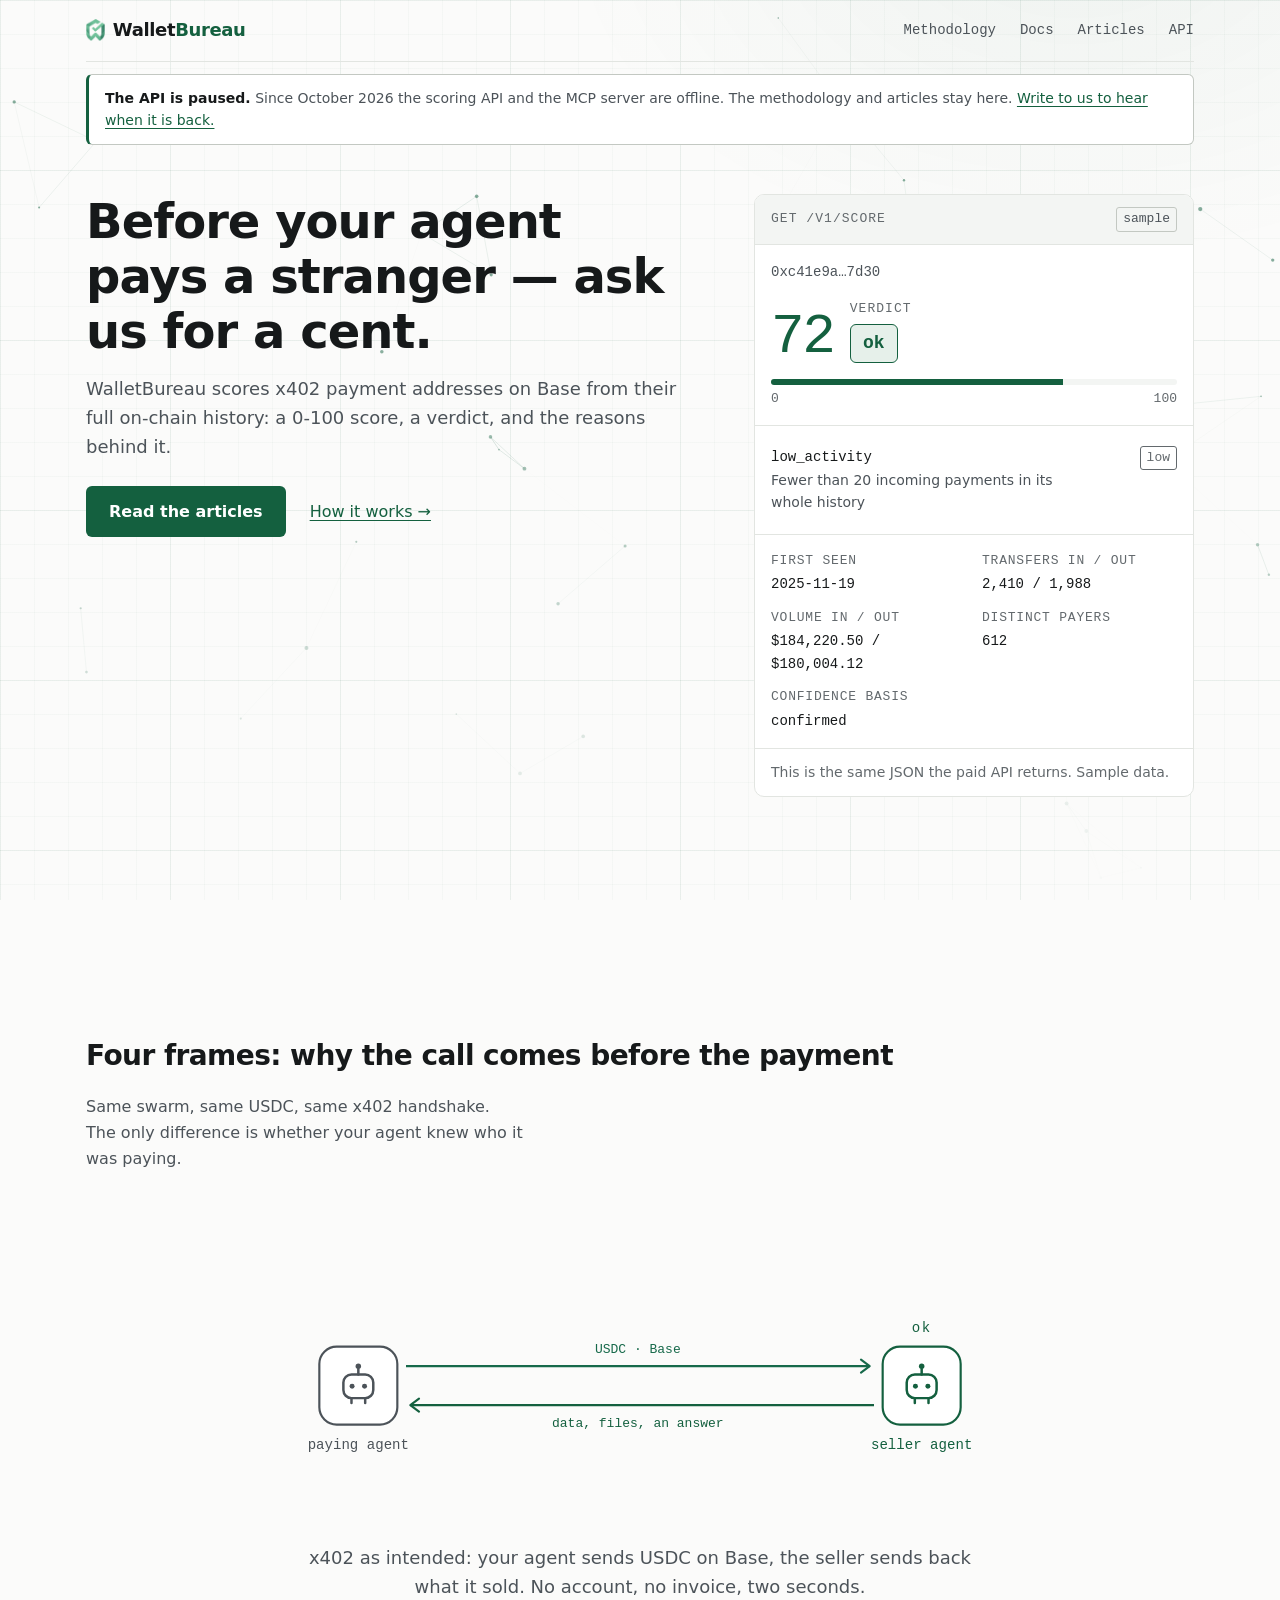
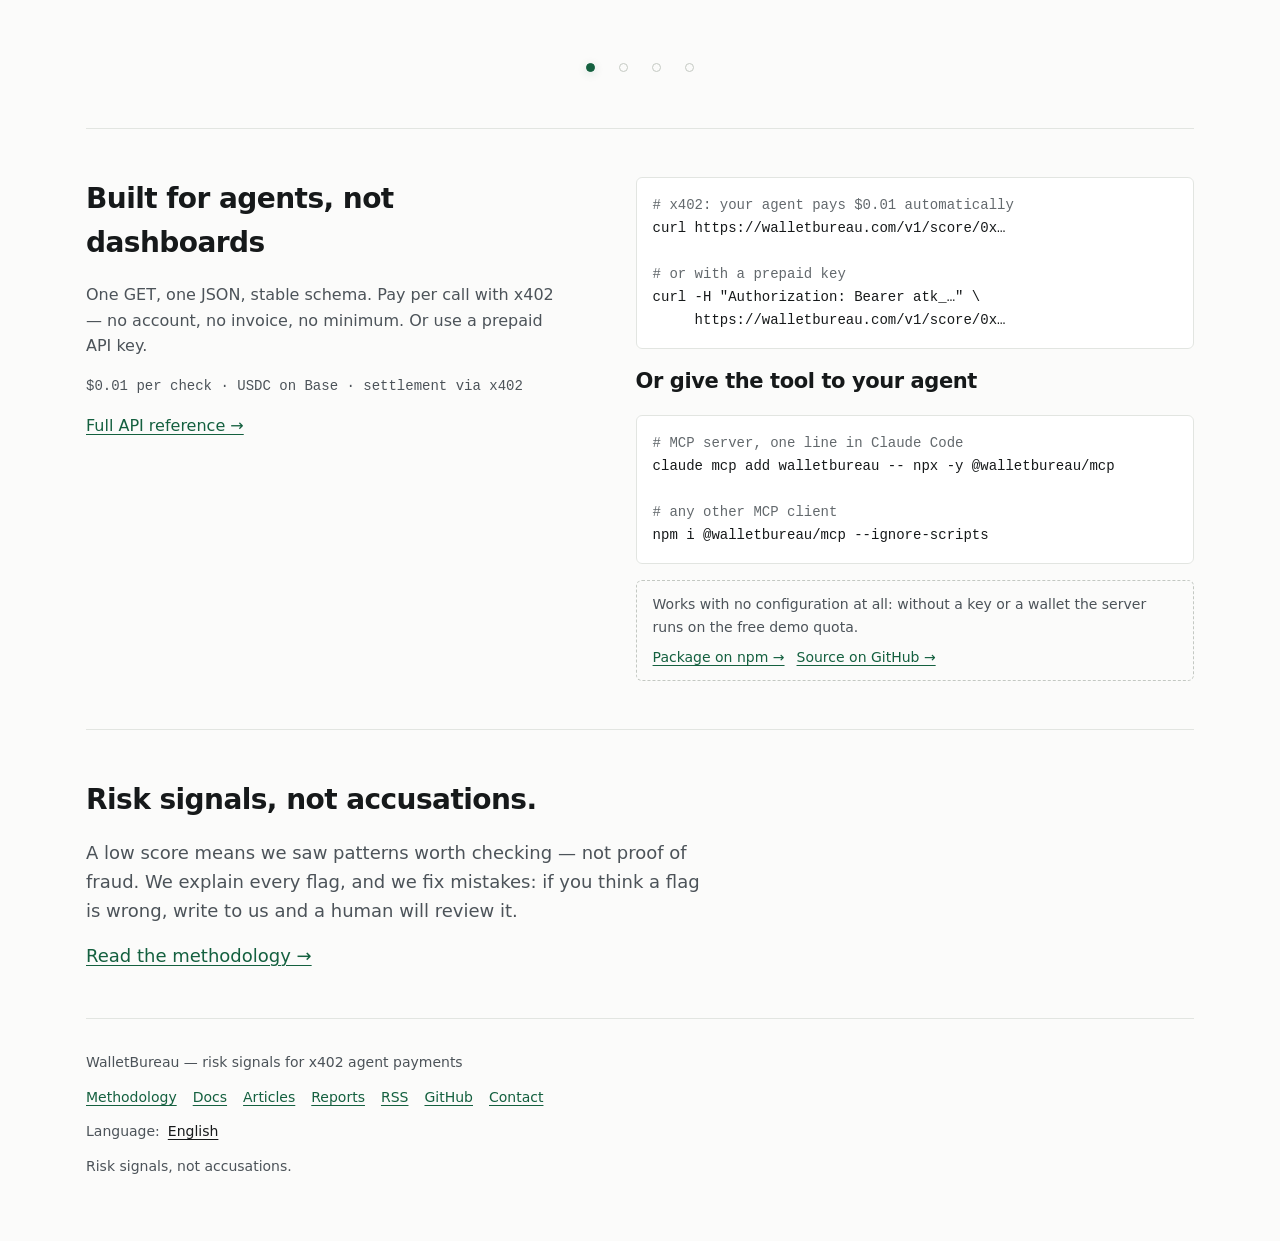
<file: index.html>
<!doctype html>
<html lang="en">
<head>
  <meta charset="utf-8">
  <meta name="viewport" content="width=device-width, initial-scale=1">
  <title>WalletBureau — risk scores for x402 payment addresses on Base</title>
  <meta name="description" content="Check who your agent is about to pay. A 0-100 score, a verdict and explained risk flags for any Base address, from its full x402 payment history. $0.01 per check, no signup.">
  <link rel="canonical" href="https://walletbureau.com/">
  <link rel="alternate" hreflang="en" href="https://walletbureau.com/">
  <link rel="alternate" hreflang="x-default" href="https://walletbureau.com/">
  
  <meta property="og:type" content="website">
  <meta property="og:site_name" content="WalletBureau">
  <meta property="og:title" content="WalletBureau — risk scores for x402 payment addresses on Base">
  <meta property="og:description" content="Check who your agent is about to pay. A 0-100 score, a verdict and explained risk flags for any Base address, from its full x402 payment history. $0.01 per check, no signup.">
  <meta property="og:url" content="https://walletbureau.com/">
  <meta property="og:locale" content="en">
  <meta property="og:image" content="https://walletbureau.com/assets/og.6d1ebcde.png">
  <meta property="og:image:width" content="1200">
  <meta property="og:image:height" content="630">
  <meta property="og:image:alt" content="WalletBureau — risk signals for x402 agent payments, with the three verdicts: ok, caution, avoid">
  <meta name="twitter:card" content="summary_large_image">
  <link rel="icon" href="/favicon.ico" sizes="16x16 32x32 48x48">
  <link rel="apple-touch-icon" href="/assets/apple-touch-icon.9ba3d42b.png">
  <link rel="stylesheet" href="/assets/styles.d8f90657.css">
  
  
  <script type="application/ld+json">{"@context":"https://schema.org","@graph":[{"@type":"Organization","name":"WalletBureau","url":"https://walletbureau.com/","description":"Check who your agent is about to pay. A 0-100 score, a verdict and explained risk flags for any Base address, from its full x402 payment history. $0.01 per check, no signup."},{"@type":"WebSite","name":"WalletBureau","url":"https://walletbureau.com/"}]}</script>
</head>
<body>
<a class="skip-link" href="#main">Skip to content</a>
<div class="bg" aria-hidden="true"></div>
<div class="wrap">
  <header class="site-header">
    <a class="brand" href="/"><img class="brand__mark" src="/assets/logo-mark.a612749c.png" width="82" height="96" alt="" aria-hidden="true"><span class="brand__name">Wallet<span class="brand__name--accent">Bureau</span></span></a>
    <nav class="nav" aria-label="Main">
      <a href="/methodology">Methodology</a>
      <a href="/docs">Docs</a>
      <a href="/articles">Articles</a>
      <a href="/docs#endpoints">API</a>
    </nav>
  </header>

  <div class="notice notice--info paused-banner" role="status"><p><strong>The API is paused.</strong> Since October 2026 the scoring API and the MCP server are offline. The methodology and articles stay here. <a href="mailto:support@walletbureau.com">Write to us to hear when it is back.</a></p></div>
  <main id="main">

        <div class="bg-net" data-bg-net aria-hidden="true"></div>

    <section class="hero" aria-labelledby="hero-title">
      <div>
        <h1 class="hero__title" id="hero-title">Before your agent pays a stranger — ask us for a cent.</h1>
        <p class="lede">WalletBureau scores x402 payment addresses on Base from their full on-chain history: a 0-100 score, a verdict, and the reasons behind it.</p>
        <div class="btn-row u-mt-5">
          
          <a class="btn btn--primary" href="/articles">Read the articles</a>
          <a href="/methodology">How it works →</a>
        </div>

        
      </div>

            <div class="deck" data-sample-deck>
        <div class="deck__stack">
        <article class="card deck__card is-live" aria-label="Sample check result" data-sample-card>
          <div class="card__bar">
            <span class="eyebrow">GET /v1/score</span>
            <span class="tag">sample</span>
          </div>
          <div class="card__body score--ok">
            <p class="addr">0xc41e9a…7d30</p>
            <div class="score-row">
              <p class="score">72</p>
              <div>
                <p class="eyebrow">Verdict</p>
                <p class="verdict verdict--ok u-mt-1">ok</p>
              </div>
            </div>
            <div class="track"><span class="track__fill--sample-ok"></span></div>
            <p class="track-scale"><span>0</span><span>100</span></p>
          </div>
          <ul class="flags">
          <li class="flag">
            <div>
              <p class="flag__code" data-literal>low_activity</p>
              <p class="flag__reason">Fewer than 20 incoming payments in its whole history</p>
            </div>
            <span class="sev sev--low">low</span>
          </li>
          </ul>
          <dl class="kv">
            <div><dt>First seen</dt><dd>2025-11-19</dd></div>
            <div><dt>Transfers in / out</dt><dd>2,410 / 1,988</dd></div>
            <div><dt>Volume in / out</dt><dd>$184,220.50 / $180,004.12</dd></div>
            <div><dt>Distinct payers</dt><dd>612</dd></div>
            <div><dt>Confidence basis</dt><dd data-literal>confirmed</dd></div>
          </dl>
          <p class="card__foot">This is the same JSON the paid API returns. Sample data.</p>
        </article>
        <article class="card deck__card" aria-label="Sample check result" data-sample-card>
          <div class="card__bar">
            <span class="eyebrow">GET /v1/score</span>
            <span class="tag">sample</span>
          </div>
          <div class="card__body score--caution">
            <p class="addr">0x53b7f2…a19c</p>
            <div class="score-row">
              <p class="score">51</p>
              <div>
                <p class="eyebrow">Verdict</p>
                <p class="verdict verdict--caution u-mt-1">caution</p>
              </div>
            </div>
            <div class="track"><span class="track__fill--sample-caution"></span></div>
            <p class="track-scale"><span>0</span><span>100</span></p>
          </div>
          <ul class="flags">
          <li class="flag">
            <div>
              <p class="flag__code" data-literal>oneoff_pattern</p>
              <p class="flag__reason">Most payers paid it exactly once and never came back</p>
            </div>
            <span class="sev sev--med">med</span>
          </li>
          </ul>
          <dl class="kv">
            <div><dt>First seen</dt><dd>2026-05-02</dd></div>
            <div><dt>Transfers in / out</dt><dd>316 / 9</dd></div>
            <div><dt>Volume in / out</dt><dd>$1,940.75 / $220.40</dd></div>
            <div><dt>Distinct payers</dt><dd>297</dd></div>
            <div><dt>Confidence basis</dt><dd data-literal>confirmed+probable</dd></div>
          </dl>
          <p class="card__foot">This is the same JSON the paid API returns. Sample data.</p>
        </article>
        <article class="card deck__card" aria-label="Sample check result" data-sample-card>
          <div class="card__bar">
            <span class="eyebrow">GET /v1/score</span>
            <span class="tag">sample</span>
          </div>
          <div class="card__body score--avoid">
            <p class="addr">0x8f3a1c2b…b1c2</p>
            <div class="score-row">
              <p class="score">34</p>
              <div>
                <p class="eyebrow">Verdict</p>
                <p class="verdict verdict--avoid u-mt-1">avoid</p>
              </div>
            </div>
            <div class="track"><span class="track__fill--sample-avoid"></span></div>
            <p class="track-scale"><span>0</span><span>100</span></p>
          </div>
          <ul class="flags">
          <li class="flag">
            <div>
              <p class="flag__code" data-literal>new_address</p>
              <p class="flag__reason">First seen in x402/EIP-3009 data 4 days ago (younger than 7 days)</p>
            </div>
            <span class="sev sev--high">high</span>
          </li>
          <li class="flag">
            <div>
              <p class="flag__code" data-literal>oneoff_pattern</p>
              <p class="flag__reason">94% of 128 counterparties made exactly one deal</p>
            </div>
            <span class="sev sev--med">med</span>
          </li>
          <li class="flag">
            <div>
              <p class="flag__code" data-literal>linked_to_flagged</p>
              <p class="flag__reason">One hop from an address labeled as scam (0x41d2…8ba9)</p>
            </div>
            <span class="sev sev--med">med</span>
          </li>
          </ul>
          <dl class="kv">
            <div><dt>First seen</dt><dd>2026-08-06</dd></div>
            <div><dt>Transfers in / out</dt><dd>128 / 3</dd></div>
            <div><dt>Volume in / out</dt><dd>$604.31 / $12.05</dd></div>
            <div><dt>Distinct payers</dt><dd>128</dd></div>
            <div><dt>Confidence basis</dt><dd data-literal>confirmed+probable</dd></div>
          </dl>
          <p class="card__foot">This is the same JSON the paid API returns. Sample data.</p>
        </article>
        </div>
      </div>
    </section>

    

    <section class="section" aria-labelledby="film-title">
  <div class="film film--dual" data-film>
    <div class="stack">
      <h2 class="u-h2" id="film-title">Four frames: why the call comes before the payment</h2>
      <p class="dev-copy">Same swarm, same USDC, same x402 handshake. The only difference is whether your agent knew who it was paying.</p>
    </div>

        <svg class="film__defs" aria-hidden="true" focusable="false">
      <defs>
        <symbol id="wb-agent" viewBox="0 0 40 40">
          <circle class="film__glyph-dot" cx="20" cy="4.5" r="2.2"/>
          <path class="film__glyph" d="M20 6.7V11"/>
          <rect class="film__glyph" x="8" y="11" width="24" height="19" rx="6.5"/>
          <circle class="film__glyph-dot" cx="15" cy="20.5" r="2"/>
          <circle class="film__glyph-dot" cx="25" cy="20.5" r="2"/>
          <path class="film__glyph" d="M14.5 30v4M25.5 30v4"/>
        </symbol>
        <path id="wb-shield" d="M42 2 78 14v30c0 24-16 38-36 44C22 82 6 68 6 44V14Z"/>
      </defs>
    </svg>

    <svg class="film__stage film__stage--wide" viewBox="0 0 720 300" role="img" aria-label="Animated diagram: an honest trade, the swarm it happens in, a payment that never comes back, and a score check that stops it." focusable="false" data-film-stage>

            <g class="film__beat film__beat--trade is-live" data-film-beat>
        <g class="film__node tone-payer">
          <rect class="film__box" x="64" y="140" width="72" height="72" rx="16"/>
          <use href="#wb-agent" x="77" y="153" width="46" height="46"/>
          <text class="film__label" x="100" y="234">paying agent</text>
        </g>

        <g class="film__node film__node--seller tone-ok">
          <rect class="film__box" x="584" y="140" width="72" height="72" rx="16"/>
          <use href="#wb-agent" x="597" y="153" width="46" height="46"/>
          <text class="film__label" x="620" y="234">seller agent</text>
          <text class="film__word" x="620" y="126">ok</text>
        </g>

        <g class="tone-chain">
          <path class="film__edge" d="M144 158H572"/>
          <path class="film__tip" d="M564 152l8 6-8 6"/>
          <text class="film__edge-label" x="358" y="146" data-literal>USDC · Base</text>
          <g transform="translate(150,158)"><g class="film__pkt film__pkt--pay"><circle class="film__pkt-halo" r="12"/><circle class="film__pkt-core" r="4.5"/></g></g>
        </g>

        <g class="tone-ok">
          <path class="film__edge" d="M576 194H148"/>
          <path class="film__tip" d="M156 188l-8 6 8 6"/>
          <text class="film__edge-label film__edge-label--under" x="358" y="214">data, files, an answer</text>
          <g transform="translate(570,194)"><g class="film__pkt film__pkt--back"><circle class="film__pkt-halo" r="12"/><circle class="film__pkt-core" r="4.5"/></g></g>
        </g>
      </g>

            <g class="film__beat film__beat--swarm" data-film-beat>
        <use class="film__bee film__bee--good film__d0" href="#wb-agent" x="151" y="63" width="26" height="26"/>
        <use class="film__bee film__bee--good film__d1" href="#wb-agent" x="207" y="63" width="26" height="26"/>
        <use class="film__bee film__bee--good film__d2" href="#wb-agent" x="263" y="63" width="26" height="26"/>
        <use class="film__bee film__bee--good film__d3" href="#wb-agent" x="319" y="63" width="26" height="26"/>
        <use class="film__bee film__bee--bad  film__d4" href="#wb-agent" x="375" y="63" width="26" height="26"/>
        <use class="film__bee film__bee--good film__d5" href="#wb-agent" x="431" y="63" width="26" height="26"/>
        <use class="film__bee film__bee--good film__d0" href="#wb-agent" x="487" y="63" width="26" height="26"/>
        <use class="film__bee film__bee--good film__d1" href="#wb-agent" x="543" y="63" width="26" height="26"/>

        <use class="film__bee film__bee--good film__d3" href="#wb-agent" x="151" y="107" width="26" height="26"/>
        <use class="film__bee film__bee--good film__d4" href="#wb-agent" x="207" y="107" width="26" height="26"/>
        <use class="film__bee film__bee--good film__d5" href="#wb-agent" x="263" y="107" width="26" height="26"/>
        <use class="film__bee film__bee--good film__d0" href="#wb-agent" x="319" y="107" width="26" height="26"/>
        <use class="film__bee film__bee--good film__d1" href="#wb-agent" x="375" y="107" width="26" height="26"/>
        <use class="film__bee film__bee--good film__d2" href="#wb-agent" x="431" y="107" width="26" height="26"/>
        <use class="film__bee film__bee--good film__d3" href="#wb-agent" x="487" y="107" width="26" height="26"/>
        <use class="film__bee film__bee--good film__d4" href="#wb-agent" x="543" y="107" width="26" height="26"/>

        <use class="film__bee film__bee--good film__d0" href="#wb-agent" x="151" y="151" width="26" height="26"/>
        <use class="film__bee film__bee--bad  film__d1" href="#wb-agent" x="207" y="151" width="26" height="26"/>
        <use class="film__bee film__bee--good film__d2" href="#wb-agent" x="263" y="151" width="26" height="26"/>
        <use class="film__bee film__bee--good film__d3" href="#wb-agent" x="319" y="151" width="26" height="26"/>
        <use class="film__bee film__bee--good film__d4" href="#wb-agent" x="375" y="151" width="26" height="26"/>
        <use class="film__bee film__bee--good film__d5" href="#wb-agent" x="431" y="151" width="26" height="26"/>
        <use class="film__bee film__bee--good film__d0" href="#wb-agent" x="487" y="151" width="26" height="26"/>
        <use class="film__bee film__bee--good film__d1" href="#wb-agent" x="543" y="151" width="26" height="26"/>

        <use class="film__bee film__bee--good film__d3" href="#wb-agent" x="151" y="195" width="26" height="26"/>
        <use class="film__bee film__bee--good film__d4" href="#wb-agent" x="207" y="195" width="26" height="26"/>
        <use class="film__bee film__bee--good film__d5" href="#wb-agent" x="263" y="195" width="26" height="26"/>
        <use class="film__bee film__bee--good film__d0" href="#wb-agent" x="319" y="195" width="26" height="26"/>
        <use class="film__bee film__bee--good film__d1" href="#wb-agent" x="375" y="195" width="26" height="26"/>
        <use class="film__bee film__bee--good film__d2" href="#wb-agent" x="431" y="195" width="26" height="26"/>
        <use class="film__bee film__bee--bad  film__d3" href="#wb-agent" x="487" y="195" width="26" height="26"/>
        <use class="film__bee film__bee--good film__d4" href="#wb-agent" x="543" y="195" width="26" height="26"/>

        <g class="film__legend">
          <g class="tone-ok">
            <use href="#wb-agent" x="176" y="242" width="22" height="22"/>
            <text class="film__legend-text" x="206" y="258">delivers</text>
          </g>
          <g class="tone-avoid">
            <use href="#wb-agent" x="412" y="242" width="22" height="22"/>
            <text class="film__legend-text" x="442" y="258">takes and disappears</text>
          </g>
        </g>
      </g>

            <g class="film__beat film__beat--scam" data-film-beat>
        <g class="film__node tone-payer">
          <rect class="film__box" x="64" y="140" width="72" height="72" rx="16"/>
          <use href="#wb-agent" x="77" y="153" width="46" height="46"/>
          <text class="film__label" x="100" y="234">paying agent</text>
        </g>

                <g class="film__node film__node--turns">
          <rect class="film__box" x="584" y="140" width="72" height="72" rx="16"/>
          <use href="#wb-agent" x="597" y="153" width="46" height="46"/>
          <text class="film__label" x="620" y="234">unknown address</text>
          <text class="film__word film__word--before" x="620" y="126" data-literal>?</text>
          <text class="film__word film__word--after" x="620" y="126">avoid</text>
          <g class="film__tag">
            <rect class="film__tag-box" x="578" y="252" width="84" height="24" rx="12"/>
            <text class="film__tag-text" x="620" y="268">scam</text>
          </g>
        </g>

        <g class="tone-chain">
          <path class="film__edge" d="M144 158H572"/>
          <path class="film__tip" d="M564 152l8 6-8 6"/>
          <text class="film__edge-label" x="358" y="146" data-literal>USDC · Base</text>
          <g transform="translate(150,158)"><g class="film__pkt film__pkt--pay"><circle class="film__pkt-halo" r="12"/><circle class="film__pkt-core" r="4.5"/></g></g>
        </g>

        <g class="tone-dead">
          <path class="film__edge film__edge--dead" d="M576 194H148"/>
          <text class="film__edge-label film__edge-label--under" x="358" y="222">nothing came back</text>
          <g class="film__cross"><path d="M350 186l16 16M366 186l-16 16"/></g>
        </g>
      </g>

            <g class="film__beat film__beat--shield" data-film-beat>
        <g class="film__node tone-payer">
          <rect class="film__box" x="40" y="140" width="72" height="72" rx="16"/>
          <use href="#wb-agent" x="53" y="153" width="46" height="46"/>
          <text class="film__label" x="76" y="234">paying agent</text>
        </g>

                <g transform="translate(288,132)">
          <g class="film__shield tone-us">
            <use class="film__shield-plate" href="#wb-shield"/>
            <path class="film__shield-mark" d="M28 44l11 11 21-22"/>
          </g>
        </g>
        <text class="film__label tone-us" x="330" y="252">WalletBureau</text>

        <g class="film__node film__node--pass tone-ok">
          <rect class="film__box" x="584" y="60" width="72" height="72" rx="16"/>
          <use href="#wb-agent" x="597" y="73" width="46" height="46"/>
          <text class="film__word" x="620" y="46">ok</text>
          <text class="film__label" x="620" y="154">gets paid</text>
        </g>

        <g class="film__node film__node--block tone-avoid">
          <rect class="film__box" x="584" y="220" width="72" height="72" rx="16"/>
          <use href="#wb-agent" x="597" y="233" width="46" height="46"/>
          <text class="film__word" x="620" y="206">avoid</text>
        </g>

        <g class="tone-chain">
          <path class="film__edge" d="M112 176h176"/>
                    <g transform="translate(118,176)"><g class="film__pkt film__pkt--probe"><circle class="film__pkt-halo" r="12"/><circle class="film__pkt-core" r="4.5"/></g></g>
          <g transform="translate(118,176)"><g class="film__pkt film__pkt--probe2"><circle class="film__pkt-halo" r="12"/><circle class="film__pkt-core" r="4.5"/></g></g>
        </g>

                <g class="tone-ok">
          <path class="film__edge film__edge--pass" d="M378 158l200-62"/>
          <text class="film__edge-label" x="474" y="112" data-literal>72</text>
          <g transform="translate(384,157)"><g class="film__pkt film__pkt--let"><circle class="film__pkt-halo" r="12"/><circle class="film__pkt-core" r="4.5"/></g></g>
        </g>

                <g class="tone-avoid">
          <path class="film__edge film__edge--dead" d="M378 194l200 62"/>
          <text class="film__edge-label film__edge-label--under" x="474" y="250" data-literal>34</text>
        </g>
      </g>
    </svg>

        <svg class="film__stage film__stage--tall" viewBox="0 0 350 560" role="img" aria-label="Animated diagram: an honest trade, the swarm it happens in, a payment that never comes back, and a score check that stops it." focusable="false" data-film-stage>
            <g class="film__beat film__beat--trade is-live" data-film-beat>
        <g class="film__node tone-payer">
          <rect class="film__box" x="99" y="52" width="72" height="72" rx="16"/>
          <use href="#wb-agent" x="112" y="65" width="46" height="46"/>
          <text class="film__label" x="135" y="146">paying agent</text>
        </g>

        <g class="film__node film__node--seller tone-ok">
          <rect class="film__box" x="99" y="396" width="72" height="72" rx="16"/>
          <use href="#wb-agent" x="112" y="409" width="46" height="46"/>
          <text class="film__label" x="135" y="490">seller agent</text>
          <text class="film__word" x="190" y="388">ok</text>
        </g>

        <g class="tone-chain">
          <path class="film__edge" d="M120 170V368"/>
          <path class="film__tip" d="M114 360l6 8 6-8"/>
          <text class="film__edge-label film__edge-label--aside" x="190" y="244" data-literal>USDC · Base</text>
          <g transform="translate(120,170)"><g class="film__pkt film__pkt--pay"><circle class="film__pkt-halo" r="12"/><circle class="film__pkt-core" r="4.5"/></g></g>
        </g>

        <g class="tone-ok">
          <path class="film__edge" d="M150 376V178"/>
          <path class="film__tip" d="M144 186l6-8 6 8"/>
          <text class="film__edge-label film__edge-label--aside" x="190" y="312">data, files, an answer</text>
          <g transform="translate(150,376)"><g class="film__pkt film__pkt--back"><circle class="film__pkt-halo" r="12"/><circle class="film__pkt-core" r="4.5"/></g></g>
        </g>
      </g>

            <g class="film__beat film__beat--swarm" data-film-beat>
        <use class="film__bee film__bee--good film__d0" href="#wb-agent" x="32" y="40" width="30" height="30"/>
        <use class="film__bee film__bee--good film__d1" href="#wb-agent" x="96" y="40" width="30" height="30"/>
        <use class="film__bee film__bee--good film__d2" href="#wb-agent" x="160" y="40" width="30" height="30"/>
        <use class="film__bee film__bee--good film__d3" href="#wb-agent" x="224" y="40" width="30" height="30"/>
        <use class="film__bee film__bee--good film__d4" href="#wb-agent" x="288" y="40" width="30" height="30"/>

        <use class="film__bee film__bee--good film__d5" href="#wb-agent" x="32" y="96" width="30" height="30"/>
        <use class="film__bee film__bee--good film__d0" href="#wb-agent" x="96" y="96" width="30" height="30"/>
        <use class="film__bee film__bee--good film__d1" href="#wb-agent" x="160" y="96" width="30" height="30"/>
        <use class="film__bee film__bee--bad  film__d2" href="#wb-agent" x="224" y="96" width="30" height="30"/>
        <use class="film__bee film__bee--good film__d3" href="#wb-agent" x="288" y="96" width="30" height="30"/>

        <use class="film__bee film__bee--good film__d4" href="#wb-agent" x="32" y="152" width="30" height="30"/>
        <use class="film__bee film__bee--good film__d5" href="#wb-agent" x="96" y="152" width="30" height="30"/>
        <use class="film__bee film__bee--good film__d0" href="#wb-agent" x="160" y="152" width="30" height="30"/>
        <use class="film__bee film__bee--good film__d1" href="#wb-agent" x="224" y="152" width="30" height="30"/>
        <use class="film__bee film__bee--good film__d2" href="#wb-agent" x="288" y="152" width="30" height="30"/>

        <use class="film__bee film__bee--bad  film__d3" href="#wb-agent" x="32" y="208" width="30" height="30"/>
        <use class="film__bee film__bee--good film__d4" href="#wb-agent" x="96" y="208" width="30" height="30"/>
        <use class="film__bee film__bee--good film__d5" href="#wb-agent" x="160" y="208" width="30" height="30"/>
        <use class="film__bee film__bee--good film__d0" href="#wb-agent" x="224" y="208" width="30" height="30"/>
        <use class="film__bee film__bee--good film__d1" href="#wb-agent" x="288" y="208" width="30" height="30"/>

        <use class="film__bee film__bee--good film__d2" href="#wb-agent" x="32" y="264" width="30" height="30"/>
        <use class="film__bee film__bee--good film__d3" href="#wb-agent" x="96" y="264" width="30" height="30"/>
        <use class="film__bee film__bee--good film__d4" href="#wb-agent" x="160" y="264" width="30" height="30"/>
        <use class="film__bee film__bee--good film__d5" href="#wb-agent" x="224" y="264" width="30" height="30"/>
        <use class="film__bee film__bee--good film__d0" href="#wb-agent" x="288" y="264" width="30" height="30"/>

        <use class="film__bee film__bee--good film__d1" href="#wb-agent" x="32" y="320" width="30" height="30"/>
        <use class="film__bee film__bee--good film__d2" href="#wb-agent" x="96" y="320" width="30" height="30"/>
        <use class="film__bee film__bee--good film__d3" href="#wb-agent" x="160" y="320" width="30" height="30"/>
        <use class="film__bee film__bee--good film__d4" href="#wb-agent" x="224" y="320" width="30" height="30"/>
        <use class="film__bee film__bee--bad  film__d5" href="#wb-agent" x="288" y="320" width="30" height="30"/>

        <use class="film__bee film__bee--good film__d0" href="#wb-agent" x="32" y="376" width="30" height="30"/>
        <use class="film__bee film__bee--good film__d1" href="#wb-agent" x="96" y="376" width="30" height="30"/>
        <use class="film__bee film__bee--good film__d2" href="#wb-agent" x="160" y="376" width="30" height="30"/>
        <use class="film__bee film__bee--good film__d3" href="#wb-agent" x="224" y="376" width="30" height="30"/>
        <use class="film__bee film__bee--good film__d4" href="#wb-agent" x="288" y="376" width="30" height="30"/>

        <g class="film__legend">
          <g class="tone-ok">
            <use href="#wb-agent" x="88" y="436" width="24" height="24"/>
            <text class="film__legend-text" x="122" y="454">delivers</text>
          </g>
          <g class="tone-avoid">
            <use href="#wb-agent" x="88" y="484" width="24" height="24"/>
            <text class="film__legend-text" x="122" y="502">takes and disappears</text>
          </g>
        </g>
      </g>

            <g class="film__beat film__beat--scam" data-film-beat>
        <g class="film__node tone-payer">
          <rect class="film__box" x="99" y="52" width="72" height="72" rx="16"/>
          <use href="#wb-agent" x="112" y="65" width="46" height="46"/>
          <text class="film__label" x="135" y="146">paying agent</text>
        </g>

        <g class="film__node film__node--turns">
          <rect class="film__box" x="99" y="396" width="72" height="72" rx="16"/>
          <use href="#wb-agent" x="112" y="409" width="46" height="46"/>
          <text class="film__label" x="135" y="490">unknown address</text>
          <text class="film__word film__word--before" x="190" y="388" data-literal>?</text>
          <text class="film__word film__word--after" x="190" y="388">avoid</text>
          <g class="film__tag">
            <rect class="film__tag-box" x="93" y="506" width="84" height="24" rx="12"/>
            <text class="film__tag-text" x="135" y="522">scam</text>
          </g>
        </g>

        <g class="tone-chain">
          <path class="film__edge" d="M120 170V368"/>
          <path class="film__tip" d="M114 360l6 8 6-8"/>
          <text class="film__edge-label film__edge-label--aside" x="190" y="244" data-literal>USDC · Base</text>
          <g transform="translate(120,170)"><g class="film__pkt film__pkt--pay"><circle class="film__pkt-halo" r="12"/><circle class="film__pkt-core" r="4.5"/></g></g>
        </g>

        <g class="tone-dead">
          <path class="film__edge film__edge--dead" d="M150 376V178"/>
          <text class="film__edge-label film__edge-label--aside" x="190" y="312">nothing came back</text>
          <g class="film__cross"><path d="M142 265l16 16M158 265l-16 16"/></g>
        </g>
      </g>

            <g class="film__beat film__beat--shield" data-film-beat>
        <g class="film__node tone-payer">
          <rect class="film__box" x="139" y="30" width="72" height="72" rx="16"/>
          <use href="#wb-agent" x="152" y="43" width="46" height="46"/>
          <text class="film__label" x="175" y="124">paying agent</text>
        </g>

                <g transform="translate(133,230)">
          <g class="film__shield tone-us">
            <use class="film__shield-plate" href="#wb-shield"/>
            <path class="film__shield-mark" d="M28 44l11 11 21-22"/>
          </g>
        </g>
        <text class="film__label film__label--aside tone-us" x="229" y="280">WalletBureau</text>

        <g class="film__node film__node--pass tone-ok">
          <rect class="film__box" x="39" y="430" width="72" height="72" rx="16"/>
          <use href="#wb-agent" x="52" y="443" width="46" height="46"/>
          <text class="film__word" x="57" y="416">ok</text>
          <text class="film__label" x="75" y="524">gets paid</text>
        </g>

        <g class="film__node film__node--block tone-avoid">
          <rect class="film__box" x="239" y="430" width="72" height="72" rx="16"/>
          <use href="#wb-agent" x="252" y="443" width="46" height="46"/>
          <text class="film__word" x="293" y="416">avoid</text>
        </g>

        <g class="tone-chain">
          <path class="film__edge" d="M175 140v82"/>
          <g transform="translate(175,140)"><g class="film__pkt film__pkt--probe"><circle class="film__pkt-halo" r="12"/><circle class="film__pkt-core" r="4.5"/></g></g>
          <g transform="translate(175,140)"><g class="film__pkt film__pkt--probe2"><circle class="film__pkt-halo" r="12"/><circle class="film__pkt-core" r="4.5"/></g></g>
        </g>

                <g class="tone-ok">
          <path class="film__edge film__edge--pass" d="M160 330l-75 94"/>
          <text class="film__edge-label" x="95" y="384" data-literal>72</text>
          <g transform="translate(159,331)"><g class="film__pkt film__pkt--let"><circle class="film__pkt-halo" r="12"/><circle class="film__pkt-core" r="4.5"/></g></g>
        </g>

                <g class="tone-avoid">
          <path class="film__edge film__edge--dead" d="M190 330l75 94"/>
          <text class="film__edge-label" x="255" y="384" data-literal>34</text>
        </g>
      </g>
    </svg>


        <div class="film__captions">
      <p class="film__caption is-live" data-film-caption>x402 as intended: your agent sends USDC on Base, the seller sends back what it sold. No account, no invoice, two seconds.</p>
      <p class="film__caption" data-film-caption>Most sellers deliver. A few never do — and before the payment they look exactly the same: an address, a price, a promise.</p>
      <p class="film__caption" data-film-caption>The USDC leaves, nothing comes back. x402 has no chargeback: the address earns its label only after it has your money.</p>
      <p class="film__caption" data-film-caption>One call, one cent, before the money moves. We score the address on its whole history on Base — your agent pays the sellers that deliver and holds back from the ones that don&#39;t.</p>
    </div>

        <div class="film__controls" data-film-controls role="group" aria-label="Choose a frame" hidden>
      <button class="film__dot" type="button" data-film-dot aria-label="Frame 1: an honest trade"><span class="film__dot-mark"></span></button>
      <button class="film__dot" type="button" data-film-dot aria-label="Frame 2: the swarm it happens in"><span class="film__dot-mark"></span></button>
      <button class="film__dot" type="button" data-film-dot aria-label="Frame 3: the payment that never came back"><span class="film__dot-mark"></span></button>
      <button class="film__dot" type="button" data-film-dot aria-label="Frame 4: the check before the payment"><span class="film__dot-mark"></span></button>
    </div>
  </div>
</section>


    <section class="section" aria-labelledby="dev-title">
      <div class="dev-grid">
        <div class="stack">
          <h2 id="dev-title" class="u-h2">Built for agents, not dashboards</h2>
          <p class="dev-copy">One GET, one JSON, stable schema. Pay per call with x402 — no account, no invoice, no minimum. Or use a prepaid API key.</p>
          <p class="price-line">$0.01 per check · USDC on Base · settlement via x402</p>
          <p><a href="/docs">Full API reference →</a></p>
        </div>
        <div class="stack">
          <pre class="code"><code><span class="c"># x402: your agent pays $0.01 automatically</span>
curl https://walletbureau.com/v1/score/0x…

<span class="c"># or with a prepaid key</span>
curl -H "Authorization: Bearer atk_…" \
     https://walletbureau.com/v1/score/0x…</code></pre>
          <h3 class="u-h3">Or give the tool to your agent</h3>
          <pre class="code"><code><span class="c"># MCP server, one line in Claude Code</span>
claude mcp add walletbureau -- npx -y @walletbureau/mcp

<span class="c"># any other MCP client</span>
npm i @walletbureau/mcp --ignore-scripts</code></pre>
          <p class="optional-line">
            <span>Works with no configuration at all: without a key or a wallet the server runs on the free demo quota.</span>
            <a href="https://www.npmjs.com/package/@walletbureau/mcp" rel="noopener">Package on npm →</a>
            <a href="https://github.com/walletbureau/mcp" rel="noopener">Source on GitHub →</a>
          </p>
        </div>
      </div>
    </section>

    <section class="section" aria-labelledby="disclaimer-title">
      <div class="disclaimer">
        <h2 id="disclaimer-title" class="u-h2">Risk signals, not accusations.</h2>
        <p>A low score means we saw patterns worth checking — not proof of fraud. We explain every flag, and we fix mistakes: if you think a flag is wrong, write to us and a human will review it.</p>
        <p><a href="/methodology">Read the methodology →</a></p>
      </div>
    </section>
  </main>

  <footer class="site-footer">
    <p>WalletBureau — risk signals for x402 agent payments</p>
    <ul class="footer-links">
      <li><a href="/methodology">Methodology</a></li>
      <li><a href="/docs">Docs</a></li>
      <li><a href="/articles">Articles</a></li>
      <li><a href="/reports">Reports</a></li>
      <li><a href="/feed.xml">RSS</a></li>
      <li><a href="https://github.com/walletbureau" rel="noopener">GitHub</a></li>
      <li><a href="mailto:support@walletbureau.com">Contact</a></li>
    </ul>
    <div class="lang"><span>Language:</span><ul><li><a href="https://walletbureau.com/" aria-current="true">English</a></li></ul></div>
    <p>Risk signals, not accusations.</p>
  </footer>

</div>
<script src="/assets/i18n.en.39078ad4.js"></script>
<script src="/assets/app.bf5c8d6c.js" defer></script>
</body>
</html>
</file>
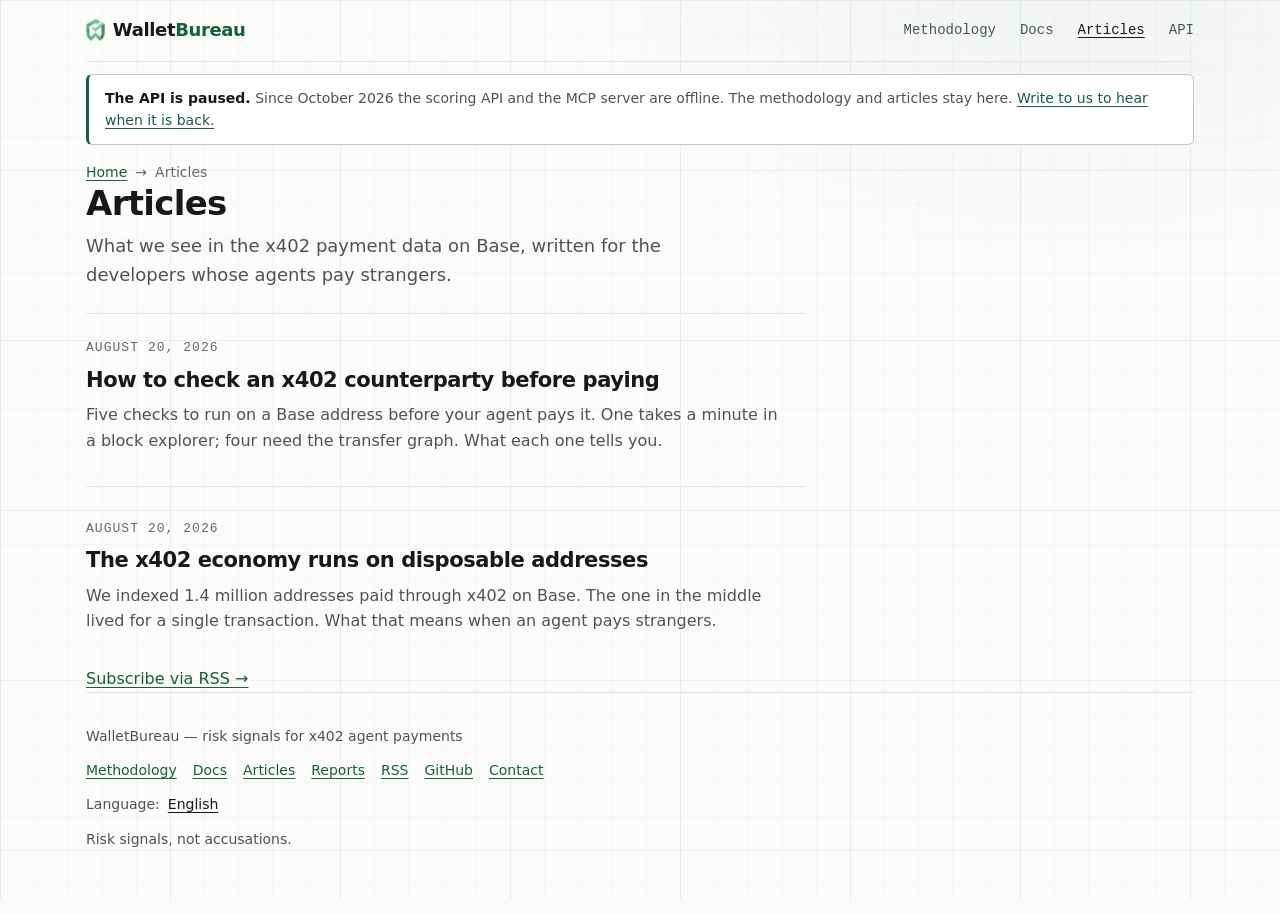
<file: articles/index.html>
<!doctype html>
<html lang="en">
<head>
  <meta charset="utf-8">
  <meta name="viewport" content="width=device-width, initial-scale=1">
  <title>Articles — WalletBureau</title>
  <meta name="description" content="What our index of x402 payments on Base shows about counterparty risk, and how to check an address before your agent pays it.">
  <link rel="canonical" href="https://walletbureau.com/articles">
  <link rel="alternate" hreflang="en" href="https://walletbureau.com/articles">
  <link rel="alternate" hreflang="x-default" href="https://walletbureau.com/articles">
  
  <meta property="og:type" content="website">
  <meta property="og:site_name" content="WalletBureau">
  <meta property="og:title" content="Articles — WalletBureau">
  <meta property="og:description" content="What our index of x402 payments on Base shows about counterparty risk, and how to check an address before your agent pays it.">
  <meta property="og:url" content="https://walletbureau.com/articles">
  <meta property="og:locale" content="en">
  <meta property="og:image" content="https://walletbureau.com/assets/og.6d1ebcde.png">
  <meta property="og:image:width" content="1200">
  <meta property="og:image:height" content="630">
  <meta property="og:image:alt" content="WalletBureau — risk signals for x402 agent payments, with the three verdicts: ok, caution, avoid">
  <meta name="twitter:card" content="summary_large_image">
  <link rel="icon" href="/favicon.ico" sizes="16x16 32x32 48x48">
  <link rel="apple-touch-icon" href="/assets/apple-touch-icon.9ba3d42b.png">
  <link rel="stylesheet" href="/assets/styles.d8f90657.css">
  
  
  <script type="application/ld+json">{"@context":"https://schema.org","@graph":[{"@type":"BreadcrumbList","itemListElement":[{"@type":"ListItem","position":1,"name":"Home","item":"https://walletbureau.com/"},{"@type":"ListItem","position":2,"name":"Articles","item":"https://walletbureau.com/articles"}]}]}</script>
</head>
<body>
<a class="skip-link" href="#main">Skip to content</a>
<div class="bg" aria-hidden="true"></div>
<div class="wrap">
  <header class="site-header">
    <a class="brand" href="/"><img class="brand__mark" src="/assets/logo-mark.a612749c.png" width="82" height="96" alt="" aria-hidden="true"><span class="brand__name">Wallet<span class="brand__name--accent">Bureau</span></span></a>
    <nav class="nav" aria-label="Main">
      <a href="/methodology">Methodology</a>
      <a href="/docs">Docs</a>
      <a href="/articles" aria-current="page">Articles</a>
      <a href="/docs#endpoints">API</a>
    </nav>
  </header>

  <div class="notice notice--info paused-banner" role="status"><p><strong>The API is paused.</strong> Since October 2026 the scoring API and the MCP server are offline. The methodology and articles stay here. <a href="mailto:support@walletbureau.com">Write to us to hear when it is back.</a></p></div>
    <nav class="breadcrumbs" aria-label="Breadcrumb">
    <ol><li><a href="/">Home</a></li><li>Articles</li></ol>
  </nav>

  <main id="main" class="wrap--read">
    <div class="page-head u-flush-top">
      <h1>Articles</h1>
      <p class="lede u-mt-2">What we see in the x402 payment data on Base, written for the developers whose agents pay strangers.</p>
    </div>

    <ul class="entry-list u-mt-5">
      <li class="entry">
            <p class="entry__date"><time datetime="2026-08-20">August 20, 2026</time></p>
            <h2 class="entry__title"><a href="/articles/check-x402-counterparty-before-paying">How to check an x402 counterparty before paying</a></h2>
            <p class="entry__lede">Five checks to run on a Base address before your agent pays it. One takes a minute in a block explorer; four need the transfer graph. What each one tells you.</p>
          </li>
          <li class="entry">
            <p class="entry__date"><time datetime="2026-08-20">August 20, 2026</time></p>
            <h2 class="entry__title"><a href="/articles/x402-disposable-addresses">The x402 economy runs on disposable addresses</a></h2>
            <p class="entry__lede">We indexed 1.4 million addresses paid through x402 on Base. The one in the middle lived for a single transaction. What that means when an agent pays strangers.</p>
          </li>
    </ul>

    <p class="u-mt-6"><a href="/feed.xml">Subscribe via RSS →</a></p>
  </main>

  <footer class="site-footer">
    <p>WalletBureau — risk signals for x402 agent payments</p>
    <ul class="footer-links">
      <li><a href="/methodology">Methodology</a></li>
      <li><a href="/docs">Docs</a></li>
      <li><a href="/articles">Articles</a></li>
      <li><a href="/reports">Reports</a></li>
      <li><a href="/feed.xml">RSS</a></li>
      <li><a href="https://github.com/walletbureau" rel="noopener">GitHub</a></li>
      <li><a href="mailto:support@walletbureau.com">Contact</a></li>
    </ul>
    <div class="lang"><span>Language:</span><ul><li><a href="https://walletbureau.com/articles" aria-current="true">English</a></li></ul></div>
    <p>Risk signals, not accusations.</p>
  </footer>

</div>
<script src="/assets/i18n.en.39078ad4.js"></script>
<script src="/assets/app.bf5c8d6c.js" defer></script>
</body>
</html>
</file>
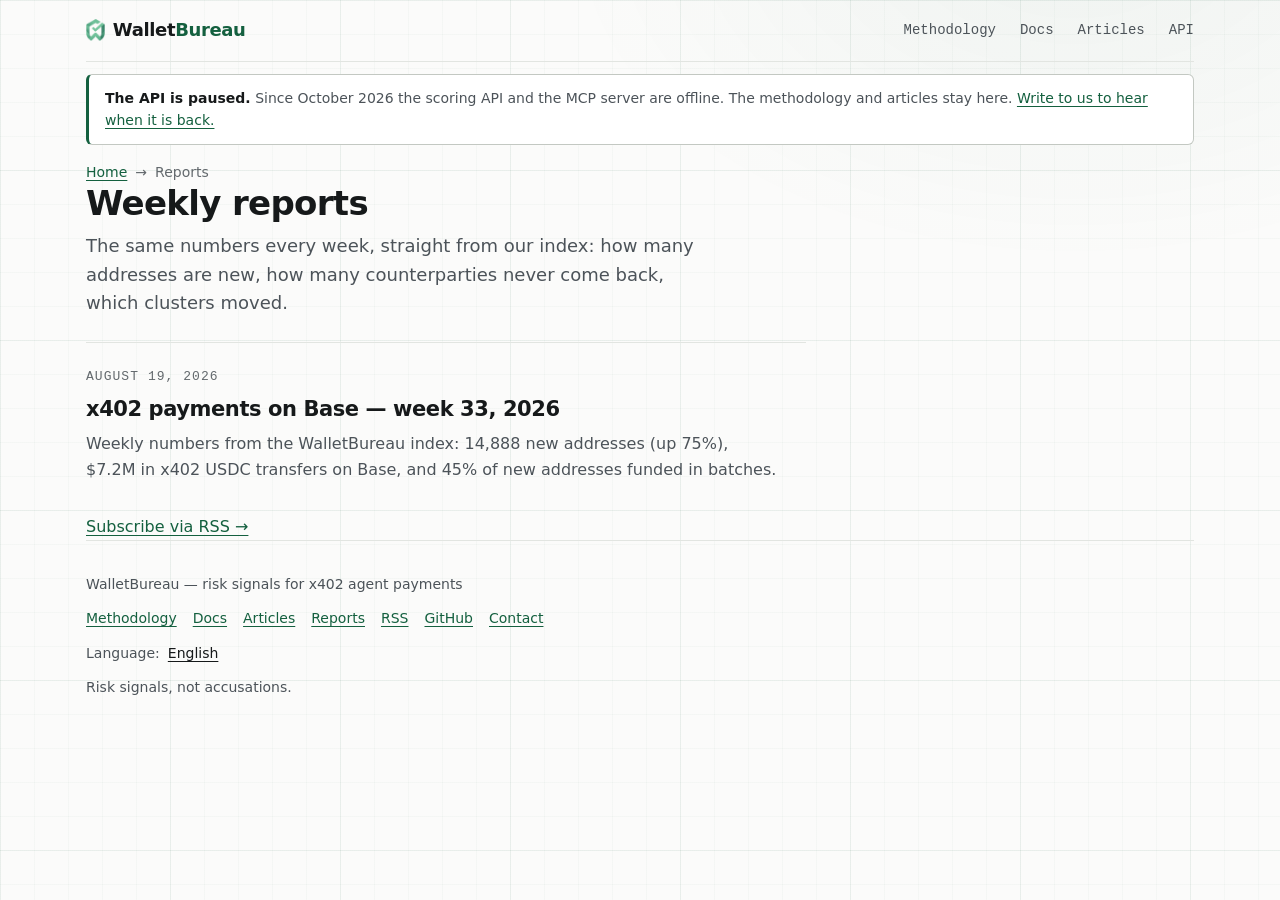
<file: reports/index.html>
<!doctype html>
<html lang="en">
<head>
  <meta charset="utf-8">
  <meta name="viewport" content="width=device-width, initial-scale=1">
  <title>Weekly reports — WalletBureau</title>
  <meta name="description" content="Regular numbers from our index of x402 payments on Base: new addresses, one-off payment patterns, cluster activity.">
  <link rel="canonical" href="https://walletbureau.com/reports">
  <link rel="alternate" hreflang="en" href="https://walletbureau.com/reports">
  <link rel="alternate" hreflang="x-default" href="https://walletbureau.com/reports">
  
  <meta property="og:type" content="website">
  <meta property="og:site_name" content="WalletBureau">
  <meta property="og:title" content="Weekly reports — WalletBureau">
  <meta property="og:description" content="Regular numbers from our index of x402 payments on Base: new addresses, one-off payment patterns, cluster activity.">
  <meta property="og:url" content="https://walletbureau.com/reports">
  <meta property="og:locale" content="en">
  <meta property="og:image" content="https://walletbureau.com/assets/og.6d1ebcde.png">
  <meta property="og:image:width" content="1200">
  <meta property="og:image:height" content="630">
  <meta property="og:image:alt" content="WalletBureau — risk signals for x402 agent payments, with the three verdicts: ok, caution, avoid">
  <meta name="twitter:card" content="summary_large_image">
  <link rel="icon" href="/favicon.ico" sizes="16x16 32x32 48x48">
  <link rel="apple-touch-icon" href="/assets/apple-touch-icon.9ba3d42b.png">
  <link rel="stylesheet" href="/assets/styles.d8f90657.css">
  
  
  <script type="application/ld+json">{"@context":"https://schema.org","@graph":[{"@type":"BreadcrumbList","itemListElement":[{"@type":"ListItem","position":1,"name":"Home","item":"https://walletbureau.com/"},{"@type":"ListItem","position":2,"name":"Reports","item":"https://walletbureau.com/reports"}]}]}</script>
</head>
<body>
<a class="skip-link" href="#main">Skip to content</a>
<div class="bg" aria-hidden="true"></div>
<div class="wrap">
  <header class="site-header">
    <a class="brand" href="/"><img class="brand__mark" src="/assets/logo-mark.a612749c.png" width="82" height="96" alt="" aria-hidden="true"><span class="brand__name">Wallet<span class="brand__name--accent">Bureau</span></span></a>
    <nav class="nav" aria-label="Main">
      <a href="/methodology">Methodology</a>
      <a href="/docs">Docs</a>
      <a href="/articles">Articles</a>
      <a href="/docs#endpoints">API</a>
    </nav>
  </header>

  <div class="notice notice--info paused-banner" role="status"><p><strong>The API is paused.</strong> Since October 2026 the scoring API and the MCP server are offline. The methodology and articles stay here. <a href="mailto:support@walletbureau.com">Write to us to hear when it is back.</a></p></div>
    <nav class="breadcrumbs" aria-label="Breadcrumb">
    <ol><li><a href="/">Home</a></li><li>Reports</li></ol>
  </nav>

  <main id="main" class="wrap--read">
    <div class="page-head u-flush-top">
      <h1>Weekly reports</h1>
      <p class="lede u-mt-2">The same numbers every week, straight from our index: how many addresses are new, how many counterparties never come back, which clusters moved.</p>
    </div>

    <ul class="entry-list u-mt-5">
      <li class="entry">
            <p class="entry__date"><time datetime="2026-08-19">August 19, 2026</time></p>
            <h2 class="entry__title"><a href="/reports/2026-33">x402 payments on Base — week 33, 2026</a></h2>
            <p class="entry__lede">Weekly numbers from the WalletBureau index: 14,888 new addresses (up 75%), $7.2M in x402 USDC transfers on Base, and 45% of new addresses funded in batches.</p>
          </li>
    </ul>

    <p class="u-mt-6"><a href="/feed.xml">Subscribe via RSS →</a></p>
  </main>

  <footer class="site-footer">
    <p>WalletBureau — risk signals for x402 agent payments</p>
    <ul class="footer-links">
      <li><a href="/methodology">Methodology</a></li>
      <li><a href="/docs">Docs</a></li>
      <li><a href="/articles">Articles</a></li>
      <li><a href="/reports">Reports</a></li>
      <li><a href="/feed.xml">RSS</a></li>
      <li><a href="https://github.com/walletbureau" rel="noopener">GitHub</a></li>
      <li><a href="mailto:support@walletbureau.com">Contact</a></li>
    </ul>
    <div class="lang"><span>Language:</span><ul><li><a href="https://walletbureau.com/reports" aria-current="true">English</a></li></ul></div>
    <p>Risk signals, not accusations.</p>
  </footer>

</div>
<script src="/assets/i18n.en.39078ad4.js"></script>
<script src="/assets/app.bf5c8d6c.js" defer></script>
</body>
</html>
</file>
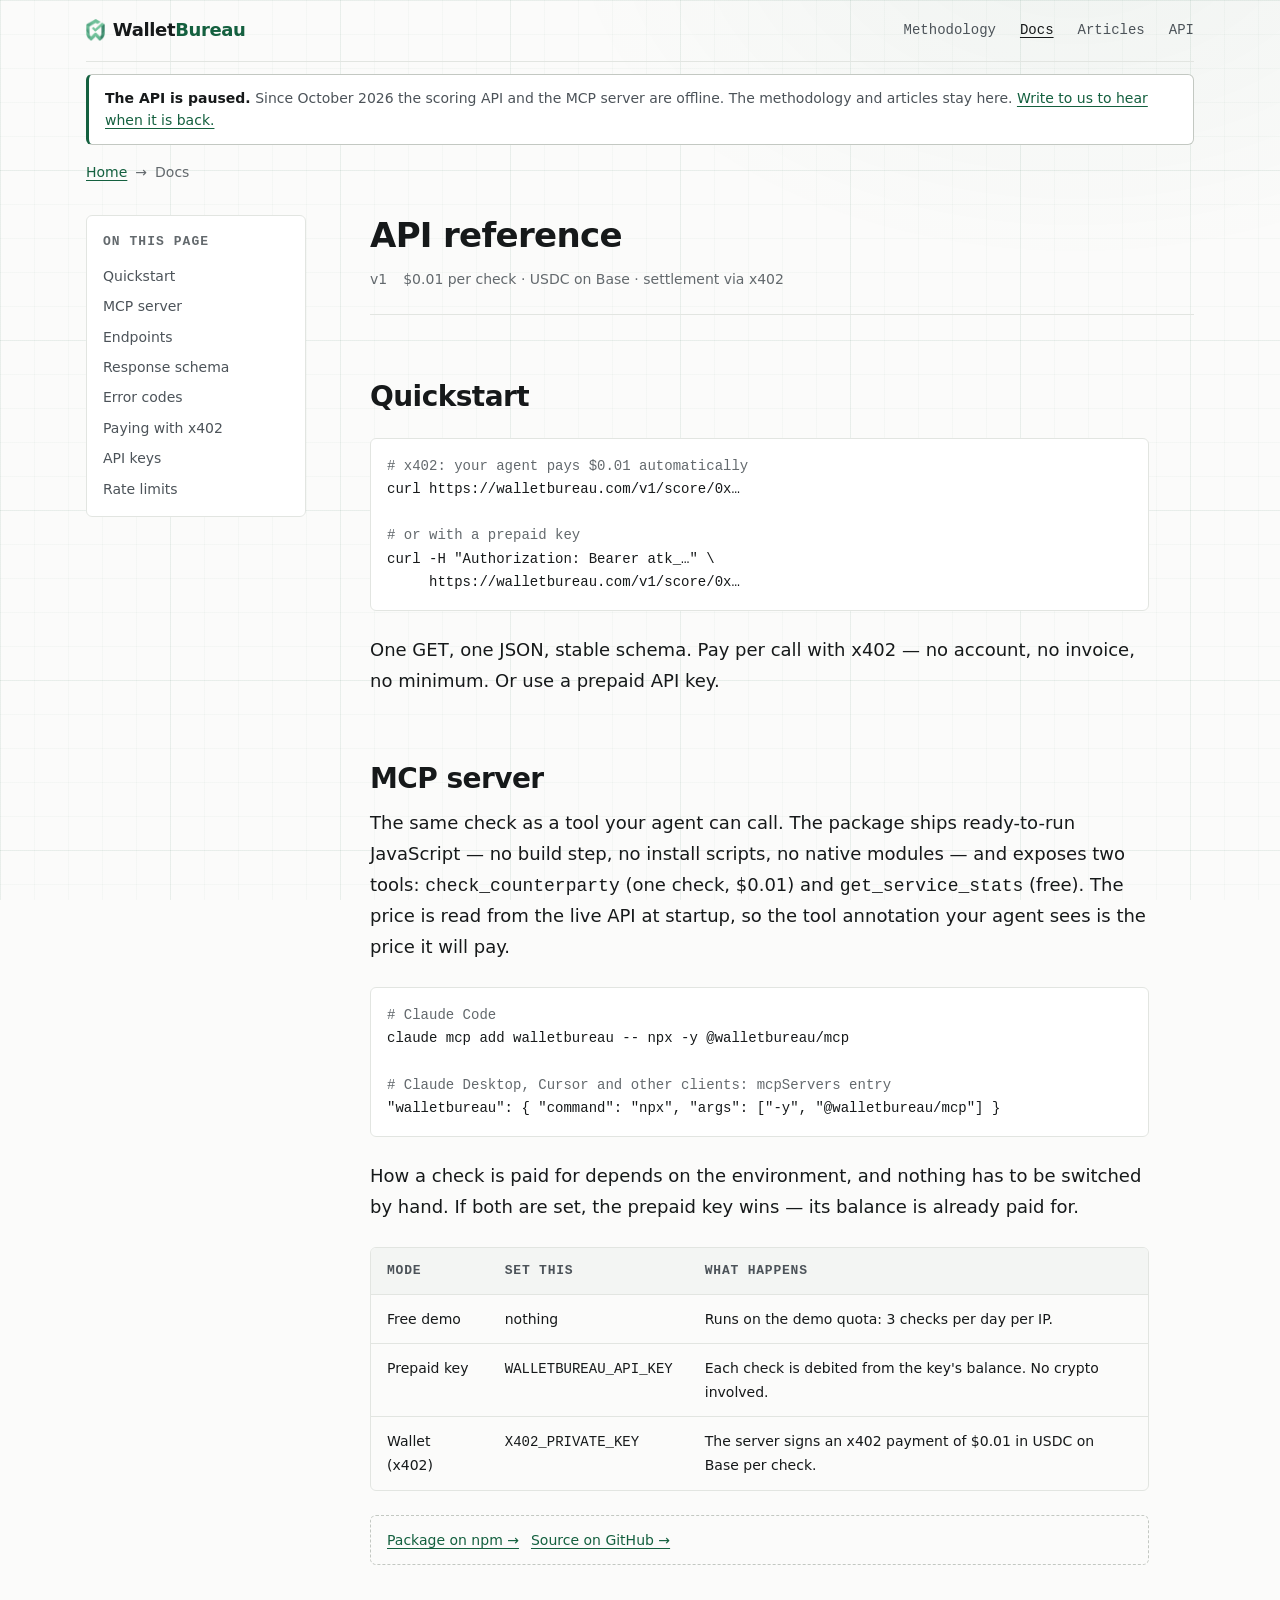
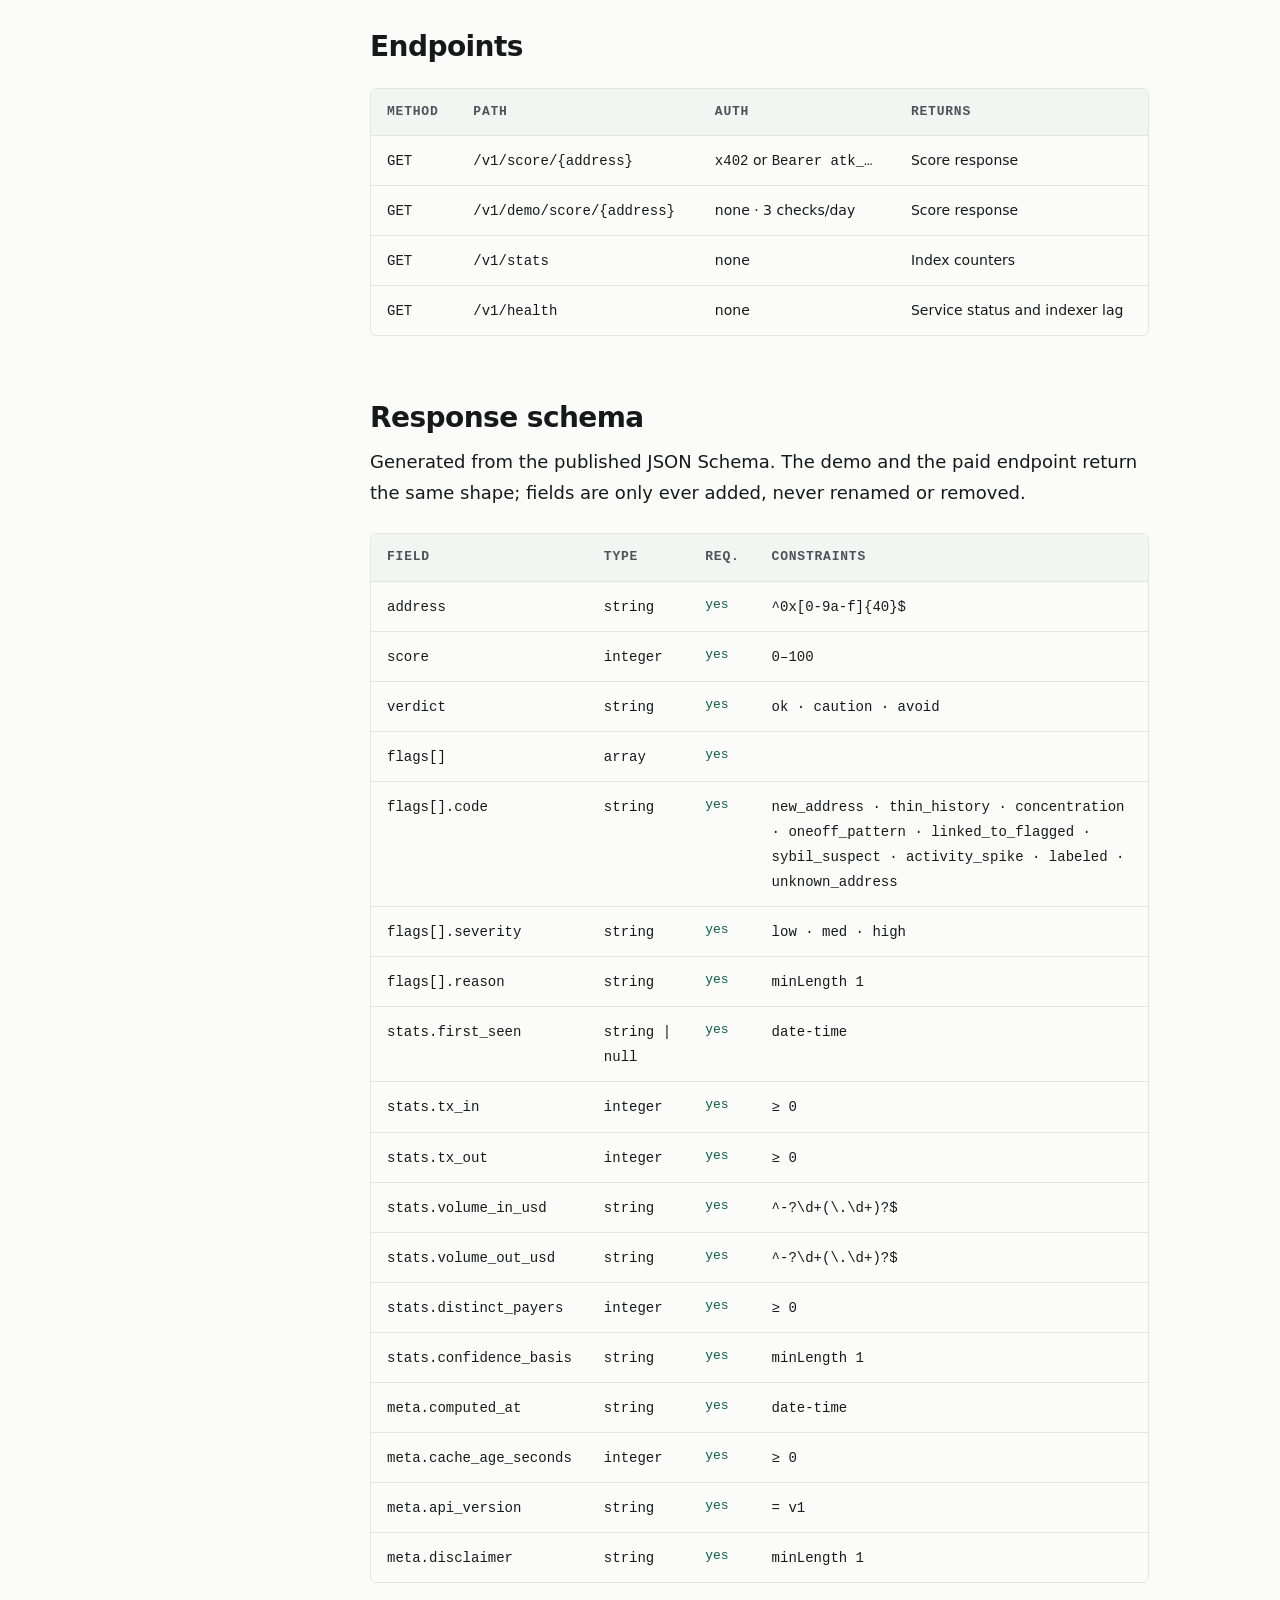
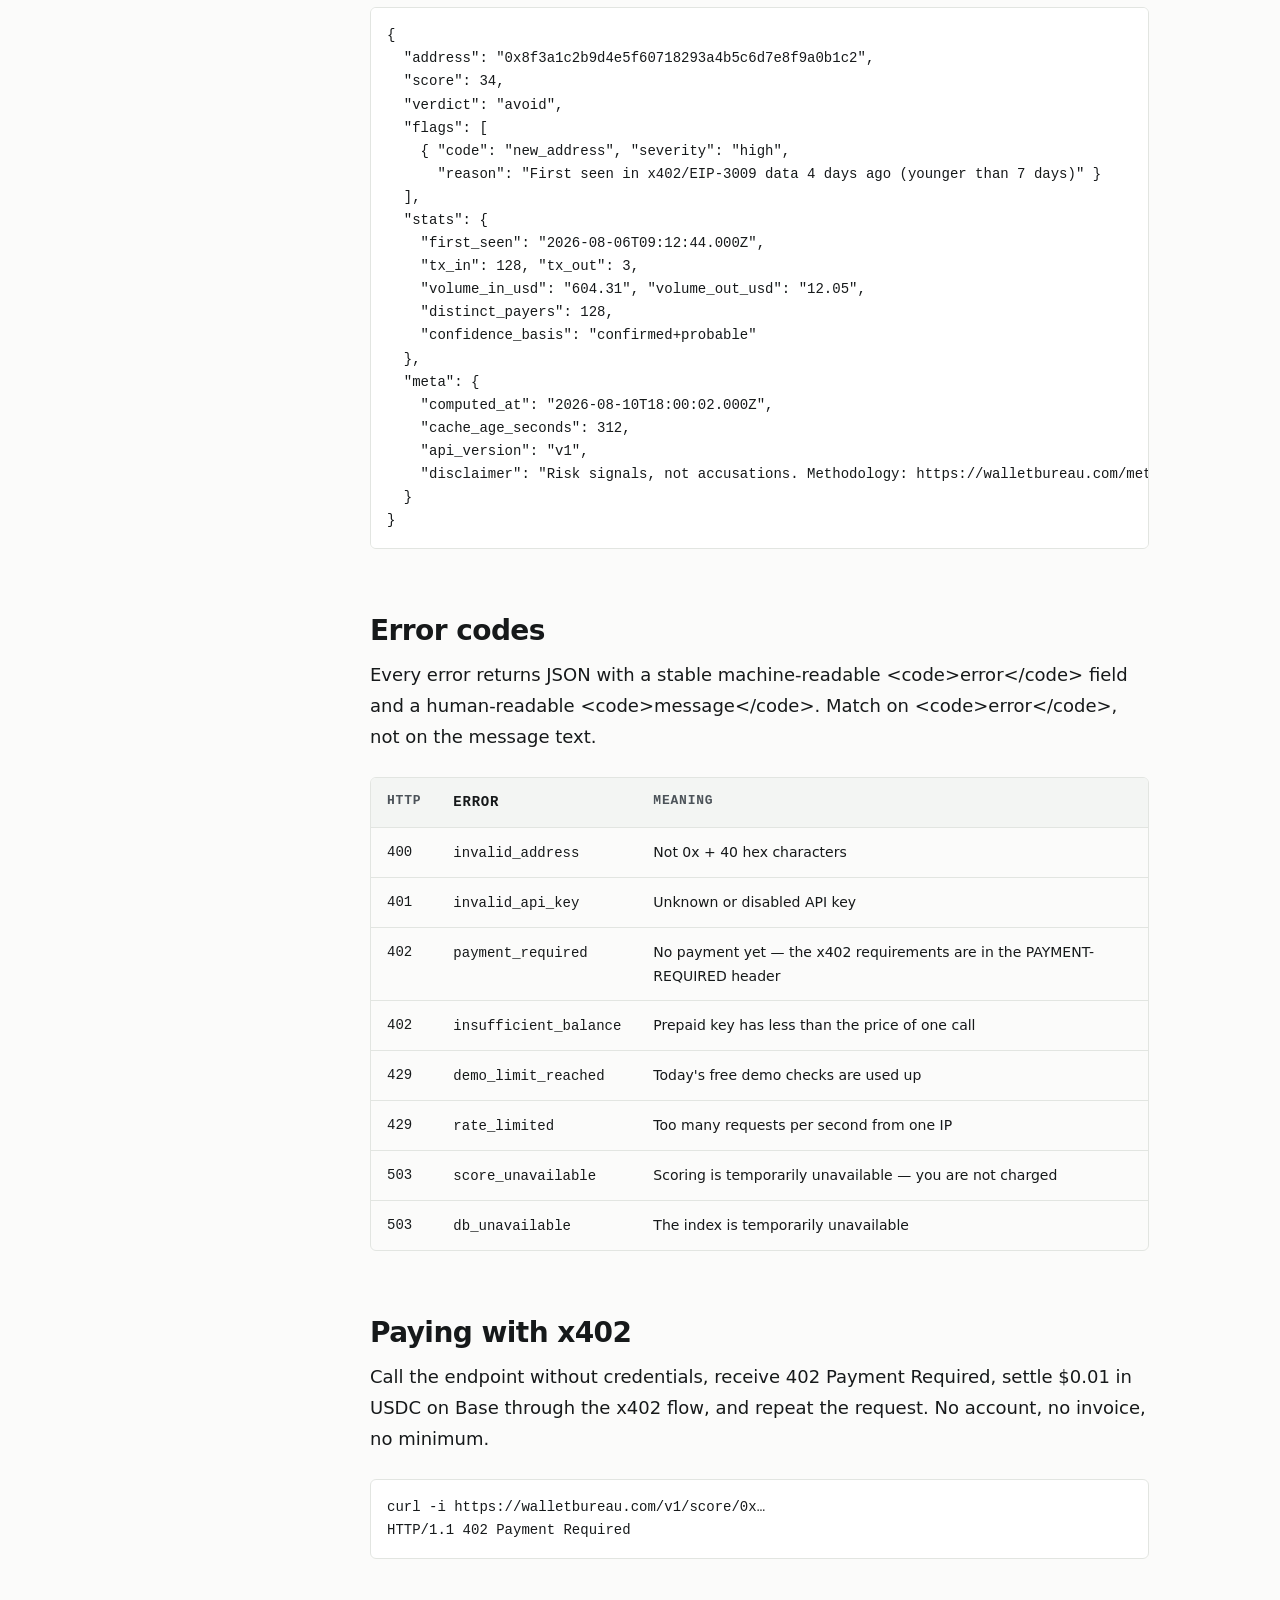
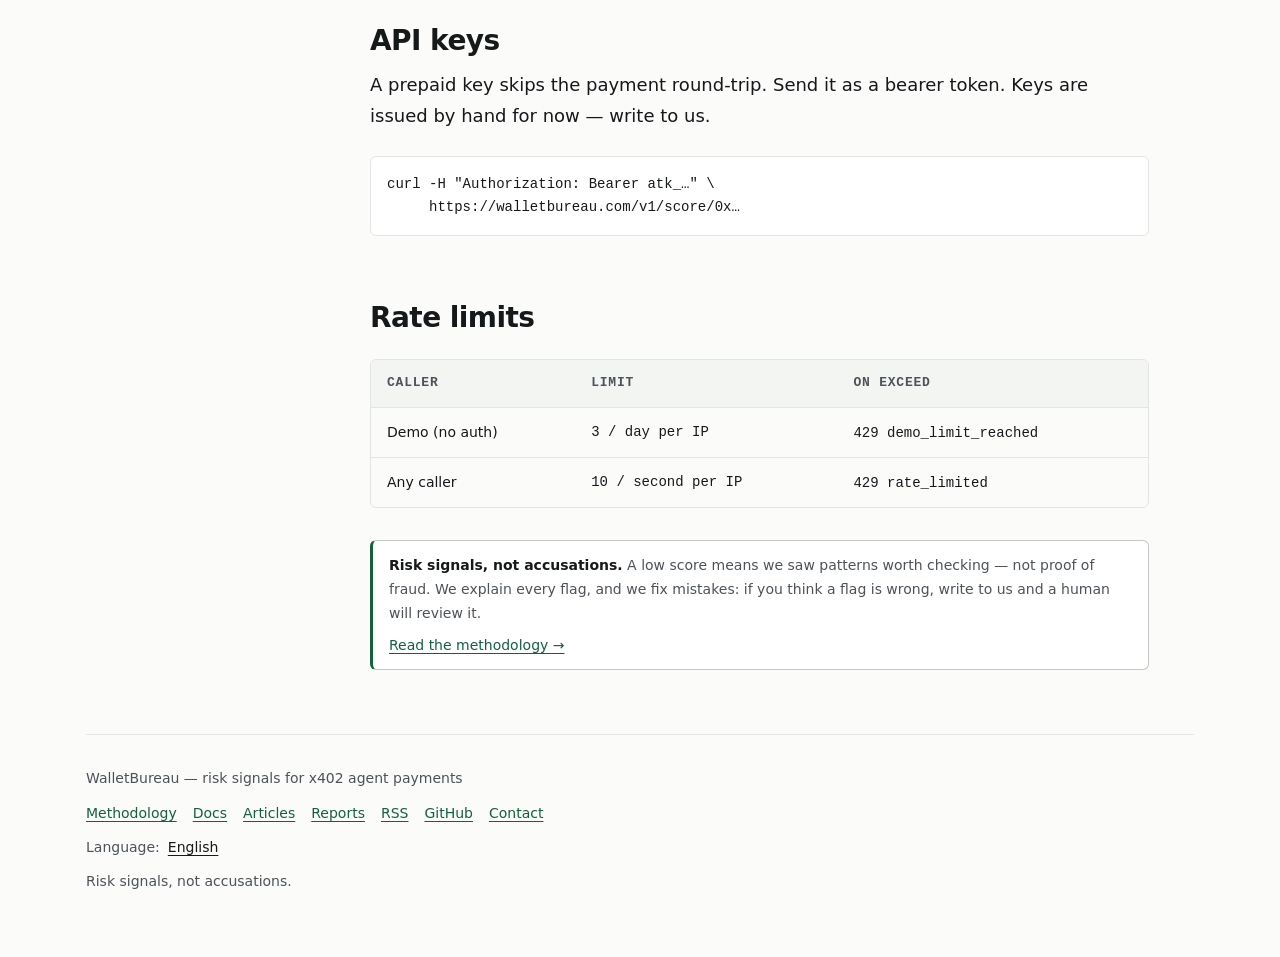
<file: docs.html>
<!doctype html>
<html lang="en">
<head>
  <meta charset="utf-8">
  <meta name="viewport" content="width=device-width, initial-scale=1">
  <title>API reference — WalletBureau</title>
  <meta name="description" content="One GET, one JSON, a stable schema: endpoints, response fields, error codes, x402 payment flow and prepaid API keys.">
  <link rel="canonical" href="https://walletbureau.com/docs">
  <link rel="alternate" hreflang="en" href="https://walletbureau.com/docs">
  <link rel="alternate" hreflang="x-default" href="https://walletbureau.com/docs">
  
  <meta property="og:type" content="website">
  <meta property="og:site_name" content="WalletBureau">
  <meta property="og:title" content="API reference — WalletBureau">
  <meta property="og:description" content="One GET, one JSON, a stable schema: endpoints, response fields, error codes, x402 payment flow and prepaid API keys.">
  <meta property="og:url" content="https://walletbureau.com/docs">
  <meta property="og:locale" content="en">
  <meta property="og:image" content="https://walletbureau.com/assets/og.6d1ebcde.png">
  <meta property="og:image:width" content="1200">
  <meta property="og:image:height" content="630">
  <meta property="og:image:alt" content="WalletBureau — risk signals for x402 agent payments, with the three verdicts: ok, caution, avoid">
  <meta name="twitter:card" content="summary_large_image">
  <link rel="icon" href="/favicon.ico" sizes="16x16 32x32 48x48">
  <link rel="apple-touch-icon" href="/assets/apple-touch-icon.9ba3d42b.png">
  <link rel="stylesheet" href="/assets/styles.d8f90657.css">
  
  
  
</head>
<body>
<a class="skip-link" href="#main">Skip to content</a>
<div class="bg" aria-hidden="true"></div>
<div class="wrap">
  <header class="site-header">
    <a class="brand" href="/"><img class="brand__mark" src="/assets/logo-mark.a612749c.png" width="82" height="96" alt="" aria-hidden="true"><span class="brand__name">Wallet<span class="brand__name--accent">Bureau</span></span></a>
    <nav class="nav" aria-label="Main">
      <a href="/methodology">Methodology</a>
      <a href="/docs" aria-current="page">Docs</a>
      <a href="/articles">Articles</a>
      <a href="/docs#endpoints">API</a>
    </nav>
  </header>

  <div class="notice notice--info paused-banner" role="status"><p><strong>The API is paused.</strong> Since October 2026 the scoring API and the MCP server are offline. The methodology and articles stay here. <a href="mailto:support@walletbureau.com">Write to us to hear when it is back.</a></p></div>
  <nav class="breadcrumbs" aria-label="Breadcrumb">
    <ol><li><a href="/">Home</a></li><li>Docs</li></ol>
  </nav>

  <main id="main" class="doc-layout">
    <nav class="toc" aria-labelledby="doc-toc-title">
      <p class="toc__title" id="doc-toc-title">On this page</p>
      <ul>
        <li><a href="#quickstart">Quickstart</a></li>
        <li><a href="#mcp">MCP server</a></li>
        <li><a href="#endpoints">Endpoints</a></li>
        <li><a href="#schema">Response schema</a></li>
        <li><a href="#errors">Error codes</a></li>
        <li><a href="#x402">Paying with x402</a></li>
        <li><a href="#keys">API keys</a></li>
        <li><a href="#limits">Rate limits</a></li>
      </ul>
    </nav>

    <div>
      <div class="page-head u-flush-top">
        <h1>API reference</h1>
        <p class="page-meta"><span data-literal>v1</span><span>$0.01 per check · USDC on Base · settlement via x402</span></p>
      </div>

      <div class="prose u-mt-5">
        <h2 id="quickstart">Quickstart</h2>
        <pre class="code"><code><span class="c"># x402: your agent pays $0.01 automatically</span>
curl https://walletbureau.com/v1/score/0x…

<span class="c"># or with a prepaid key</span>
curl -H "Authorization: Bearer atk_…" \
     https://walletbureau.com/v1/score/0x…</code></pre>
        <p>One GET, one JSON, stable schema. Pay per call with x402 — no account, no invoice, no minimum. Or use a prepaid API key.</p>

        <h2 id="mcp">MCP server</h2>
        <p>The same check as a tool your agent can call. The package ships ready-to-run JavaScript — no build step, no install scripts, no native modules — and exposes two tools: <code>check_counterparty</code> (one check, $0.01) and <code>get_service_stats</code> (free). The price is read from the live API at startup, so the tool annotation your agent sees is the price it will pay.</p>
        <pre class="code"><code><span class="c"># Claude Code</span>
claude mcp add walletbureau -- npx -y @walletbureau/mcp

<span class="c"># Claude Desktop, Cursor and other clients: mcpServers entry</span>
"walletbureau": { "command": "npx", "args": ["-y", "@walletbureau/mcp"] }</code></pre>
        <p>How a check is paid for depends on the environment, and nothing has to be switched by hand. If both are set, the prepaid key wins — its balance is already paid for.</p>
        <div class="table-scroll">
          <table class="table">
            <thead><tr><th scope="col">Mode</th><th scope="col">Set this</th><th scope="col">What happens</th></tr></thead>
            <tbody>
              <tr><td>Free demo</td><td>nothing</td><td>Runs on the demo quota: 3 checks per day per IP.</td></tr>
              <tr><td>Prepaid key</td><td><code>WALLETBUREAU_API_KEY</code></td><td>Each check is debited from the key&#39;s balance. No crypto involved.</td></tr>
              <tr><td>Wallet (x402)</td><td><code>X402_PRIVATE_KEY</code></td><td>The server signs an x402 payment of $0.01 in USDC on Base per check.</td></tr>
            </tbody>
          </table>
        </div>
        <p class="optional-line">
          <a href="https://www.npmjs.com/package/@walletbureau/mcp" rel="noopener">Package on npm →</a>
          <a href="https://github.com/walletbureau/mcp" rel="noopener">Source on GitHub →</a>
        </p>

        <h2 id="endpoints">Endpoints</h2>
        <div class="table-scroll">
          <table class="table">
            <thead><tr><th scope="col">Method</th><th scope="col">Path</th><th scope="col">Auth</th><th scope="col">Returns</th></tr></thead>
            <tbody>
              <tr><td><code>GET</code></td><td><code>/v1/score/{address}</code></td><td><code>x402</code> or <code>Bearer atk_…</code></td><td>Score response</td></tr>
              <tr><td><code>GET</code></td><td><code>/v1/demo/score/{address}</code></td><td>none · 3 checks/day</td><td>Score response</td></tr>
              <tr><td><code>GET</code></td><td><code>/v1/stats</code></td><td>none</td><td>Index counters</td></tr>
              <tr><td><code>GET</code></td><td><code>/v1/health</code></td><td>none</td><td>Service status and indexer lag</td></tr>
            </tbody>
          </table>
        </div>

        <h2 id="schema">Response schema</h2>
        <p>Generated from the published JSON Schema. The demo and the paid endpoint return the same shape; fields are only ever added, never renamed or removed.</p>
        <div class="table-scroll">
          <table class="table">
            <thead><tr><th scope="col">Field</th><th scope="col">Type</th><th scope="col">Req.</th><th scope="col">Constraints</th></tr></thead>
            <tbody>
              <tr><td><code>address</code></td><td><code>string</code></td><td class="req">yes</td><td><code>^0x[0-9a-f]{40}$</code></td></tr>
              <tr><td><code>score</code></td><td><code>integer</code></td><td class="req">yes</td><td><code>0–100</code></td></tr>
              <tr><td><code>verdict</code></td><td><code>string</code></td><td class="req">yes</td><td><code>ok · caution · avoid</code></td></tr>
              <tr><td><code>flags[]</code></td><td><code>array</code></td><td class="req">yes</td><td></td></tr>
              <tr><td><code>flags[].code</code></td><td><code>string</code></td><td class="req">yes</td><td><code>new_address · thin_history · concentration · oneoff_pattern · linked_to_flagged · sybil_suspect · activity_spike · labeled · unknown_address</code></td></tr>
              <tr><td><code>flags[].severity</code></td><td><code>string</code></td><td class="req">yes</td><td><code>low · med · high</code></td></tr>
              <tr><td><code>flags[].reason</code></td><td><code>string</code></td><td class="req">yes</td><td><code>minLength 1</code></td></tr>
              <tr><td><code>stats.first_seen</code></td><td><code>string | null</code></td><td class="req">yes</td><td><code>date-time</code></td></tr>
              <tr><td><code>stats.tx_in</code></td><td><code>integer</code></td><td class="req">yes</td><td><code>≥ 0</code></td></tr>
              <tr><td><code>stats.tx_out</code></td><td><code>integer</code></td><td class="req">yes</td><td><code>≥ 0</code></td></tr>
              <tr><td><code>stats.volume_in_usd</code></td><td><code>string</code></td><td class="req">yes</td><td><code>^-?\d+(\.\d+)?$</code></td></tr>
              <tr><td><code>stats.volume_out_usd</code></td><td><code>string</code></td><td class="req">yes</td><td><code>^-?\d+(\.\d+)?$</code></td></tr>
              <tr><td><code>stats.distinct_payers</code></td><td><code>integer</code></td><td class="req">yes</td><td><code>≥ 0</code></td></tr>
              <tr><td><code>stats.confidence_basis</code></td><td><code>string</code></td><td class="req">yes</td><td><code>minLength 1</code></td></tr>
              <tr><td><code>meta.computed_at</code></td><td><code>string</code></td><td class="req">yes</td><td><code>date-time</code></td></tr>
              <tr><td><code>meta.cache_age_seconds</code></td><td><code>integer</code></td><td class="req">yes</td><td><code>≥ 0</code></td></tr>
              <tr><td><code>meta.api_version</code></td><td><code>string</code></td><td class="req">yes</td><td><code>= v1</code></td></tr>
              <tr><td><code>meta.disclaimer</code></td><td><code>string</code></td><td class="req">yes</td><td><code>minLength 1</code></td></tr>
            </tbody>
          </table>
        </div>
        <pre class="code"><code>{
  "address": "0x8f3a1c2b9d4e5f60718293a4b5c6d7e8f9a0b1c2",
  "score": 34,
  "verdict": "avoid",
  "flags": [
    { "code": "new_address", "severity": "high",
      "reason": "First seen in x402/EIP-3009 data 4 days ago (younger than 7 days)" }
  ],
  "stats": {
    "first_seen": "2026-08-06T09:12:44.000Z",
    "tx_in": 128, "tx_out": 3,
    "volume_in_usd": "604.31", "volume_out_usd": "12.05",
    "distinct_payers": 128,
    "confidence_basis": "confirmed+probable"
  },
  "meta": {
    "computed_at": "2026-08-10T18:00:02.000Z",
    "cache_age_seconds": 312,
    "api_version": "v1",
    "disclaimer": "Risk signals, not accusations. Methodology: https://walletbureau.com/methodology"
  }
}</code></pre>

        <h2 id="errors">Error codes</h2>
        <p>Every error returns JSON with a stable machine-readable &lt;code&gt;error&lt;/code&gt; field and a human-readable &lt;code&gt;message&lt;/code&gt;. Match on &lt;code&gt;error&lt;/code&gt;, not on the message text.</p>
        <div class="table-scroll">
          <table class="table">
            <thead><tr><th scope="col">HTTP</th><th scope="col"><code>error</code></th><th scope="col">Meaning</th></tr></thead>
            <tbody>
              <tr><td class="num">400</td><td><code>invalid_address</code></td><td>Not 0x + 40 hex characters</td></tr>
              <tr><td class="num">401</td><td><code>invalid_api_key</code></td><td>Unknown or disabled API key</td></tr>
              <tr><td class="num">402</td><td><code>payment_required</code></td><td>No payment yet — the x402 requirements are in the PAYMENT-REQUIRED header</td></tr>
              <tr><td class="num">402</td><td><code>insufficient_balance</code></td><td>Prepaid key has less than the price of one call</td></tr>
              <tr><td class="num">429</td><td><code>demo_limit_reached</code></td><td>Today&#39;s free demo checks are used up</td></tr>
              <tr><td class="num">429</td><td><code>rate_limited</code></td><td>Too many requests per second from one IP</td></tr>
              <tr><td class="num">503</td><td><code>score_unavailable</code></td><td>Scoring is temporarily unavailable — you are not charged</td></tr>
              <tr><td class="num">503</td><td><code>db_unavailable</code></td><td>The index is temporarily unavailable</td></tr>
            </tbody>
          </table>
        </div>

        <h2 id="x402">Paying with x402</h2>
        <p>Call the endpoint without credentials, receive 402 Payment Required, settle $0.01 in USDC on Base through the x402 flow, and repeat the request. No account, no invoice, no minimum.</p>
        <pre class="code"><code>curl -i https://walletbureau.com/v1/score/0x…
HTTP/1.1 402 Payment Required</code></pre>

        <h2 id="keys">API keys</h2>
        <p>A prepaid key skips the payment round-trip. Send it as a bearer token. Keys are issued by hand for now — write to us.</p>
        <pre class="code"><code>curl -H "Authorization: Bearer atk_…" \
     https://walletbureau.com/v1/score/0x…</code></pre>

        <h2 id="limits">Rate limits</h2>
        <div class="table-scroll">
          <table class="table">
            <thead><tr><th scope="col">Caller</th><th scope="col">Limit</th><th scope="col">On exceed</th></tr></thead>
            <tbody>
              <tr><td>Demo (no auth)</td><td class="num">3 / day per IP</td><td><code>429 demo_limit_reached</code></td></tr>
              <tr><td>Any caller</td><td class="num">10 / second per IP</td><td><code>429 rate_limited</code></td></tr>
            </tbody>
          </table>
        </div>

        <div class="notice notice--info u-mt-6">
          <p><strong>Risk signals, not accusations.</strong> A low score means we saw patterns worth checking — not proof of fraud. We explain every flag, and we fix mistakes: if you think a flag is wrong, write to us and a human will review it.</p>
          <p><a href="/methodology">Read the methodology →</a></p>
        </div>
      </div>
    </div>
  </main>

  <footer class="site-footer">
    <p>WalletBureau — risk signals for x402 agent payments</p>
    <ul class="footer-links">
      <li><a href="/methodology">Methodology</a></li>
      <li><a href="/docs">Docs</a></li>
      <li><a href="/articles">Articles</a></li>
      <li><a href="/reports">Reports</a></li>
      <li><a href="/feed.xml">RSS</a></li>
      <li><a href="https://github.com/walletbureau" rel="noopener">GitHub</a></li>
      <li><a href="mailto:support@walletbureau.com">Contact</a></li>
    </ul>
    <div class="lang"><span>Language:</span><ul><li><a href="https://walletbureau.com/docs" aria-current="true">English</a></li></ul></div>
    <p>Risk signals, not accusations.</p>
  </footer>

</div>
<script src="/assets/i18n.en.39078ad4.js"></script>
<script src="/assets/app.bf5c8d6c.js" defer></script>
</body>
</html>
</file>
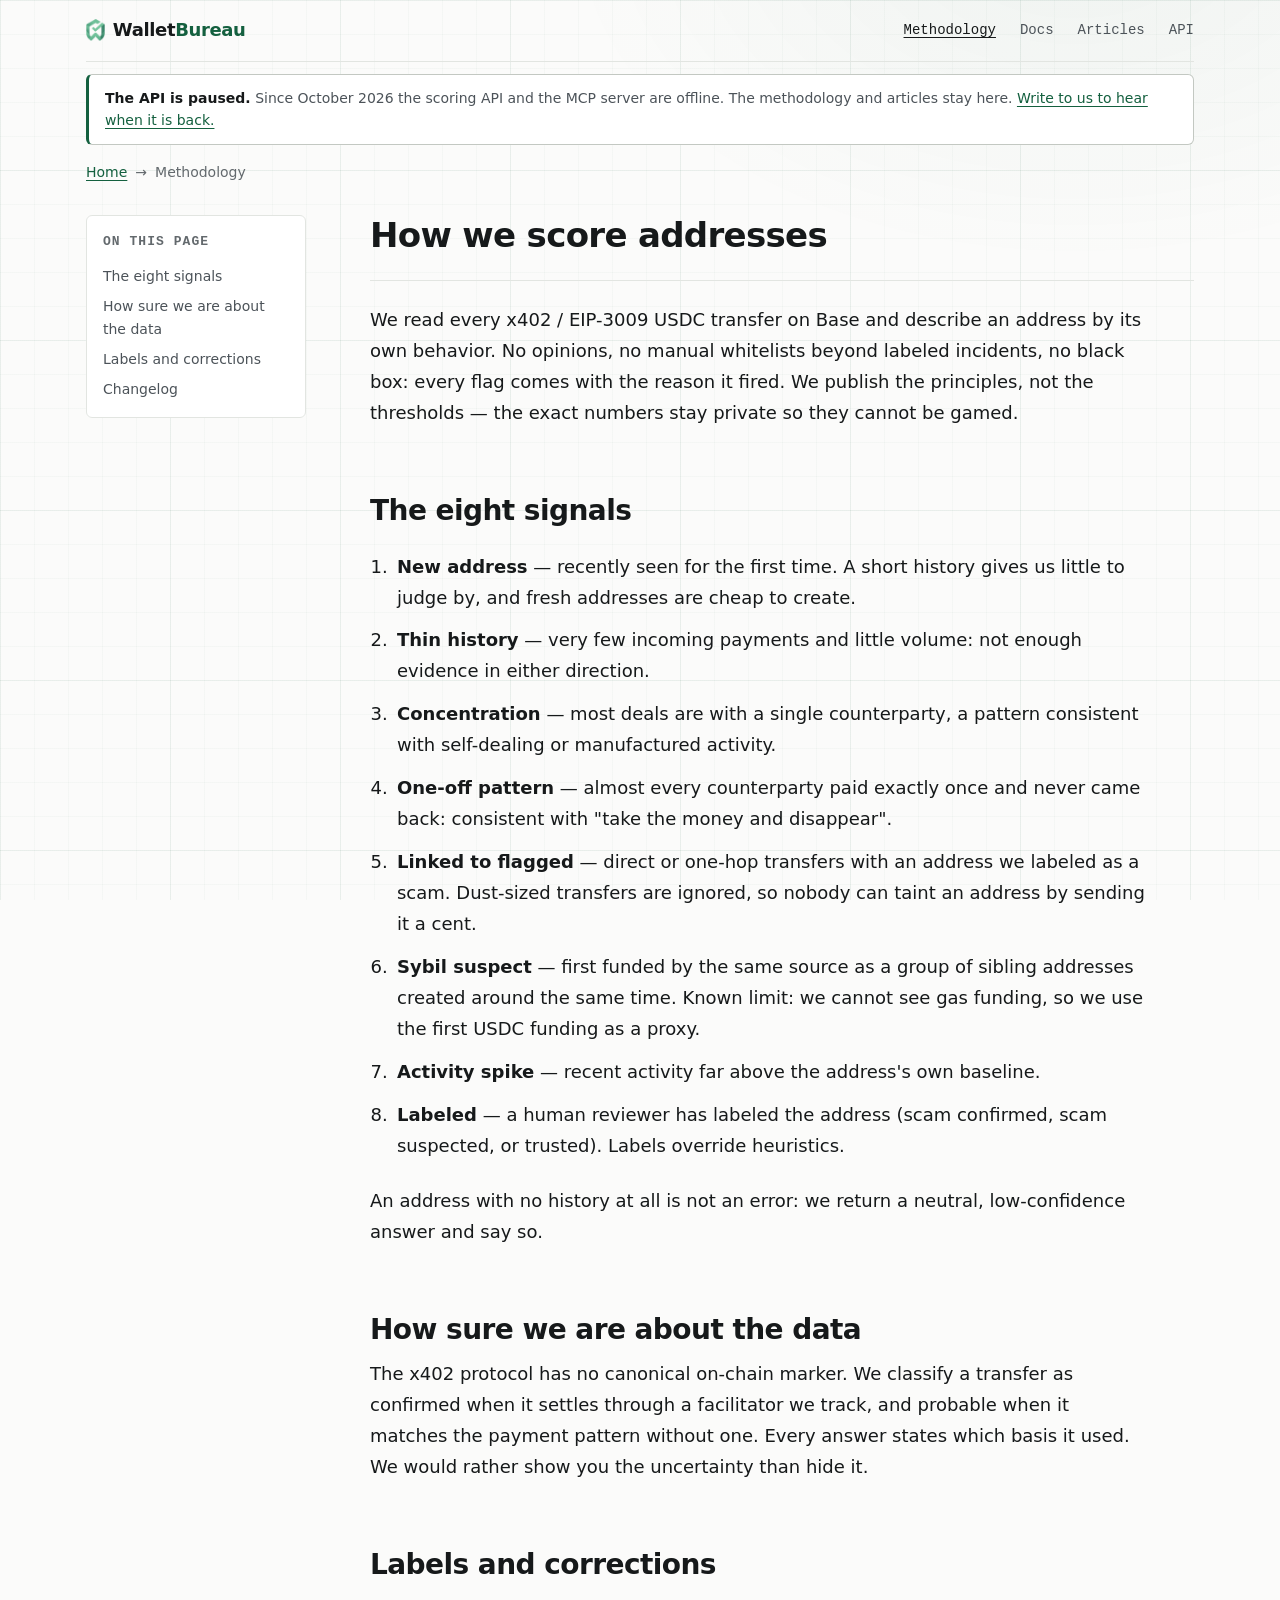
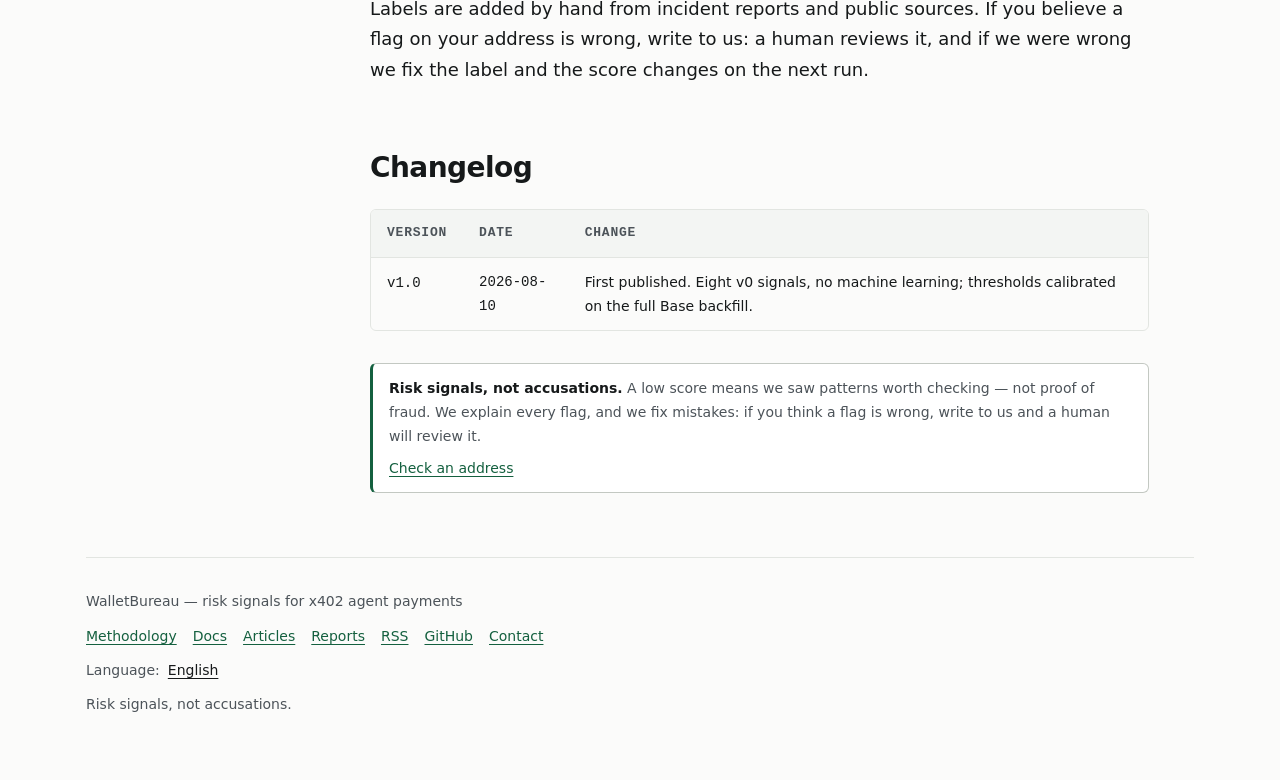
<file: methodology.html>
<!doctype html>
<html lang="en">
<head>
  <meta charset="utf-8">
  <meta name="viewport" content="width=device-width, initial-scale=1">
  <title>Methodology — how WalletBureau scores addresses</title>
  <meta name="description" content="The eight behavioral signals behind every WalletBureau score, how confident we are in the underlying x402 data, and how to get a wrong flag corrected.">
  <link rel="canonical" href="https://walletbureau.com/methodology">
  <link rel="alternate" hreflang="en" href="https://walletbureau.com/methodology">
  <link rel="alternate" hreflang="x-default" href="https://walletbureau.com/methodology">
  
  <meta property="og:type" content="website">
  <meta property="og:site_name" content="WalletBureau">
  <meta property="og:title" content="Methodology — how WalletBureau scores addresses">
  <meta property="og:description" content="The eight behavioral signals behind every WalletBureau score, how confident we are in the underlying x402 data, and how to get a wrong flag corrected.">
  <meta property="og:url" content="https://walletbureau.com/methodology">
  <meta property="og:locale" content="en">
  <meta property="og:image" content="https://walletbureau.com/assets/og.6d1ebcde.png">
  <meta property="og:image:width" content="1200">
  <meta property="og:image:height" content="630">
  <meta property="og:image:alt" content="WalletBureau — risk signals for x402 agent payments, with the three verdicts: ok, caution, avoid">
  <meta name="twitter:card" content="summary_large_image">
  <link rel="icon" href="/favicon.ico" sizes="16x16 32x32 48x48">
  <link rel="apple-touch-icon" href="/assets/apple-touch-icon.9ba3d42b.png">
  <link rel="stylesheet" href="/assets/styles.d8f90657.css">
  
  
  <script type="application/ld+json">{"@context":"https://schema.org","@graph":[{"@type":"TechArticle","headline":"Methodology — how WalletBureau scores addresses","description":"The eight behavioral signals behind every WalletBureau score, how confident we are in the underlying x402 data, and how to get a wrong flag corrected.","mainEntityOfPage":"https://walletbureau.com/methodology","publisher":{"@type":"Organization","name":"WalletBureau","url":"https://walletbureau.com/","description":"Check who your agent is about to pay. A 0-100 score, a verdict and explained risk flags for any Base address, from its full x402 payment history. $0.01 per check, no signup."}}]}</script>
</head>
<body>
<a class="skip-link" href="#main">Skip to content</a>
<div class="bg" aria-hidden="true"></div>
<div class="wrap">
  <header class="site-header">
    <a class="brand" href="/"><img class="brand__mark" src="/assets/logo-mark.a612749c.png" width="82" height="96" alt="" aria-hidden="true"><span class="brand__name">Wallet<span class="brand__name--accent">Bureau</span></span></a>
    <nav class="nav" aria-label="Main">
      <a href="/methodology" aria-current="page">Methodology</a>
      <a href="/docs">Docs</a>
      <a href="/articles">Articles</a>
      <a href="/docs#endpoints">API</a>
    </nav>
  </header>

  <div class="notice notice--info paused-banner" role="status"><p><strong>The API is paused.</strong> Since October 2026 the scoring API and the MCP server are offline. The methodology and articles stay here. <a href="mailto:support@walletbureau.com">Write to us to hear when it is back.</a></p></div>
  <nav class="breadcrumbs" aria-label="Breadcrumb">
    <ol><li><a href="/">Home</a></li><li>Methodology</li></ol>
  </nav>

  <main id="main" class="doc-layout">
    <nav class="toc" aria-labelledby="toc-title">
      <p class="toc__title" id="toc-title">On this page</p>
      <ol>
        <li><a href="#signals">The eight signals</a></li>
        <li><a href="#confidence">How sure we are about the data</a></li>
        <li><a href="#labels">Labels and corrections</a></li>
        <li><a href="#changelog">Changelog</a></li>
      </ol>
    </nav>

    <div>
      <div class="page-head u-flush-top">
        <h1>How we score addresses</h1>
      </div>

      <div class="prose u-mt-5">
        <p>We read every x402 / EIP-3009 USDC transfer on Base and describe an address by its own behavior. No opinions, no manual whitelists beyond labeled incidents, no black box: every flag comes with the reason it fired. We publish the principles, not the thresholds — the exact numbers stay private so they cannot be gamed.</p>

        <h2 id="signals">The eight signals</h2>
        <ol>
          <li><strong>New address</strong> — recently seen for the first time. A short history gives us little to judge by, and fresh addresses are cheap to create.</li>
          <li><strong>Thin history</strong> — very few incoming payments and little volume: not enough evidence in either direction.</li>
          <li><strong>Concentration</strong> — most deals are with a single counterparty, a pattern consistent with self-dealing or manufactured activity.</li>
          <li><strong>One-off pattern</strong> — almost every counterparty paid exactly once and never came back: consistent with "take the money and disappear".</li>
          <li><strong>Linked to flagged</strong> — direct or one-hop transfers with an address we labeled as a scam. Dust-sized transfers are ignored, so nobody can taint an address by sending it a cent.</li>
          <li><strong>Sybil suspect</strong> — first funded by the same source as a group of sibling addresses created around the same time. Known limit: we cannot see gas funding, so we use the first USDC funding as a proxy.</li>
          <li><strong>Activity spike</strong> — recent activity far above the address's own baseline.</li>
          <li><strong>Labeled</strong> — a human reviewer has labeled the address (scam confirmed, scam suspected, or trusted). Labels override heuristics.</li>
        </ol>
        <p>An address with no history at all is not an error: we return a neutral, low-confidence answer and say so.</p>

        <h2 id="confidence">How sure we are about the data</h2>
        <p>The x402 protocol has no canonical on-chain marker. We classify a transfer as confirmed when it settles through a facilitator we track, and probable when it matches the payment pattern without one. Every answer states which basis it used. We would rather show you the uncertainty than hide it.</p>

        <h2 id="labels">Labels and corrections</h2>
        <p>Labels are added by hand from incident reports and public sources. If you believe a flag on your address is wrong, write to us: a human reviews it, and if we were wrong we fix the label and the score changes on the next run.</p>

        <h2 id="changelog">Changelog</h2>
        <div class="table-scroll">
          <table class="table">
            <thead><tr><th scope="col">Version</th><th scope="col">Date</th><th scope="col">Change</th></tr></thead>
            <tbody>
              <tr><td><code>v1.0</code></td><td class="num">2026-08-10</td><td>First published. Eight v0 signals, no machine learning; thresholds calibrated on the full Base backfill.</td></tr>
            </tbody>
          </table>
        </div>

        <div class="notice notice--info u-mt-6">
          <p><strong>Risk signals, not accusations.</strong> A low score means we saw patterns worth checking — not proof of fraud. We explain every flag, and we fix mistakes: if you think a flag is wrong, write to us and a human will review it.</p>
          <p><a href="/#demo">Check an address</a></p>
        </div>
      </div>
    </div>
  </main>

  <footer class="site-footer">
    <p>WalletBureau — risk signals for x402 agent payments</p>
    <ul class="footer-links">
      <li><a href="/methodology">Methodology</a></li>
      <li><a href="/docs">Docs</a></li>
      <li><a href="/articles">Articles</a></li>
      <li><a href="/reports">Reports</a></li>
      <li><a href="/feed.xml">RSS</a></li>
      <li><a href="https://github.com/walletbureau" rel="noopener">GitHub</a></li>
      <li><a href="mailto:support@walletbureau.com">Contact</a></li>
    </ul>
    <div class="lang"><span>Language:</span><ul><li><a href="https://walletbureau.com/methodology" aria-current="true">English</a></li></ul></div>
    <p>Risk signals, not accusations.</p>
  </footer>

</div>
<script src="/assets/i18n.en.39078ad4.js"></script>
<script src="/assets/app.bf5c8d6c.js" defer></script>
</body>
</html>
</file>
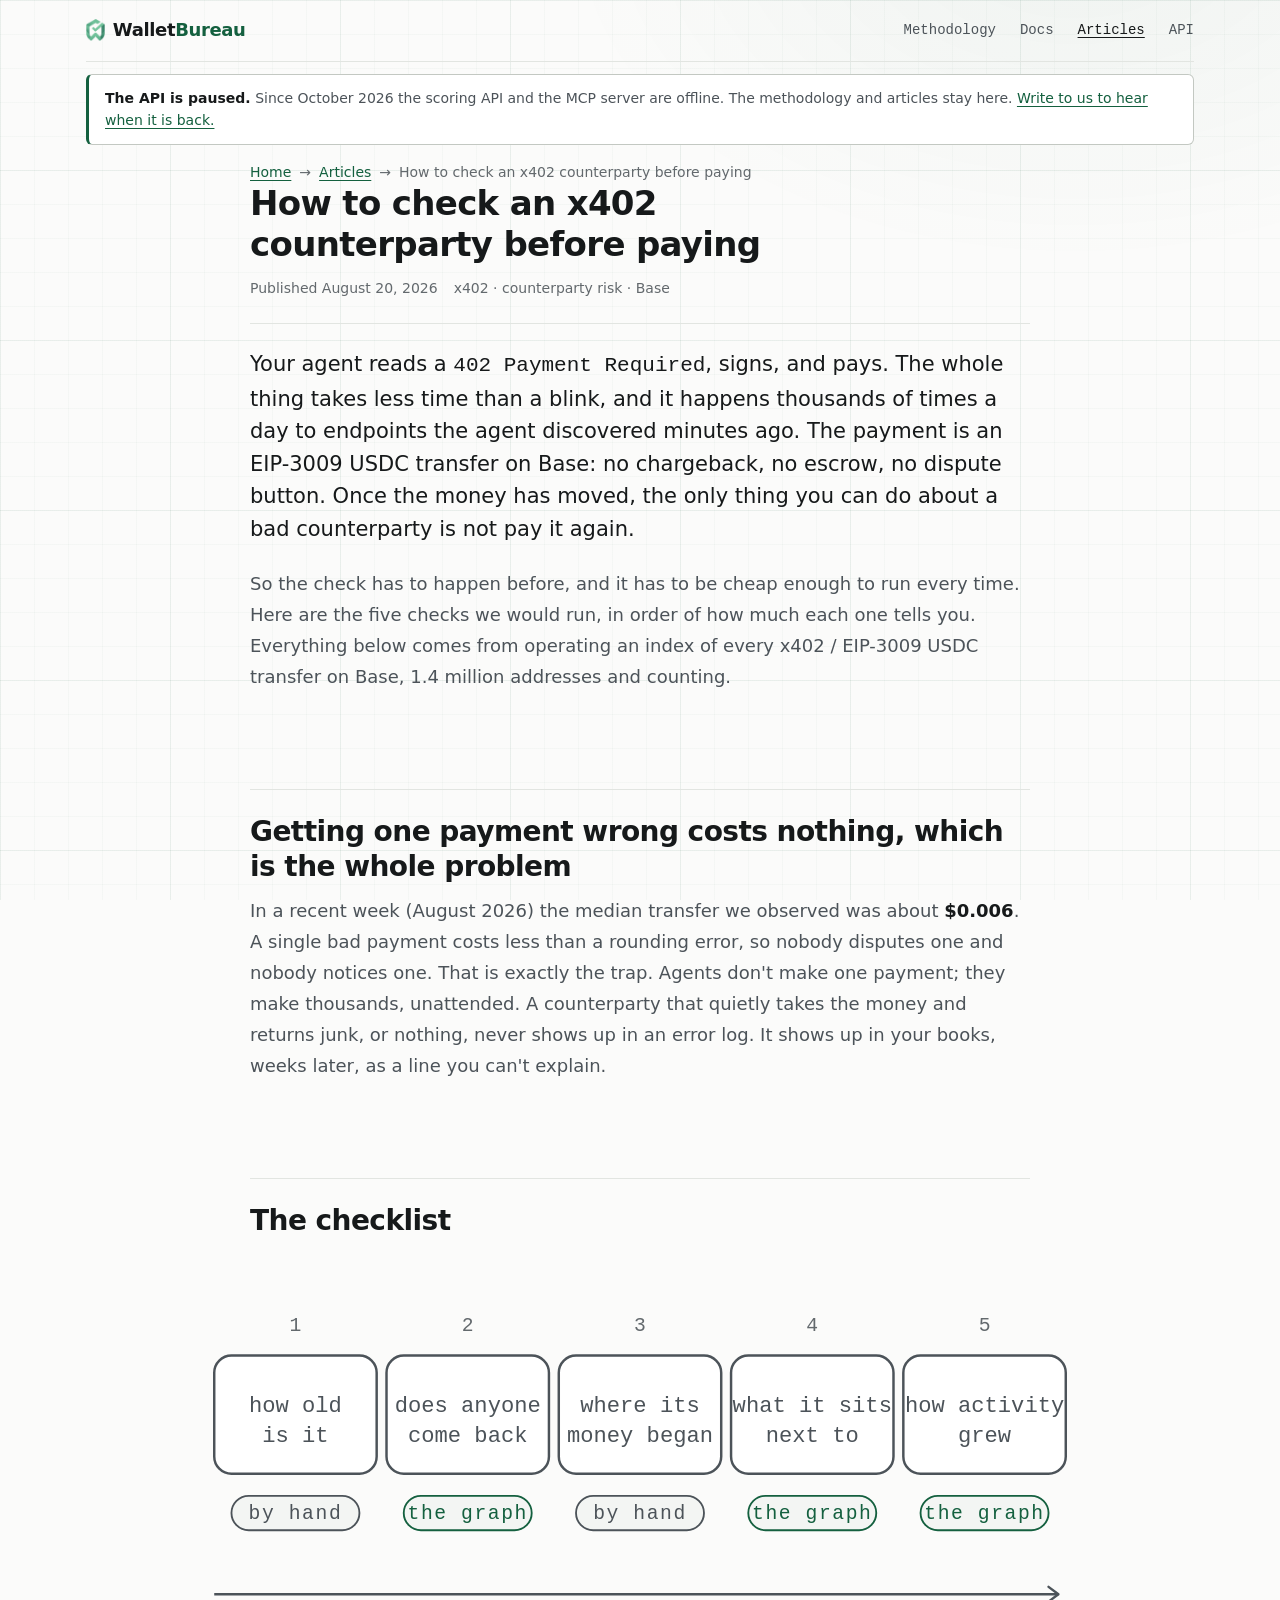
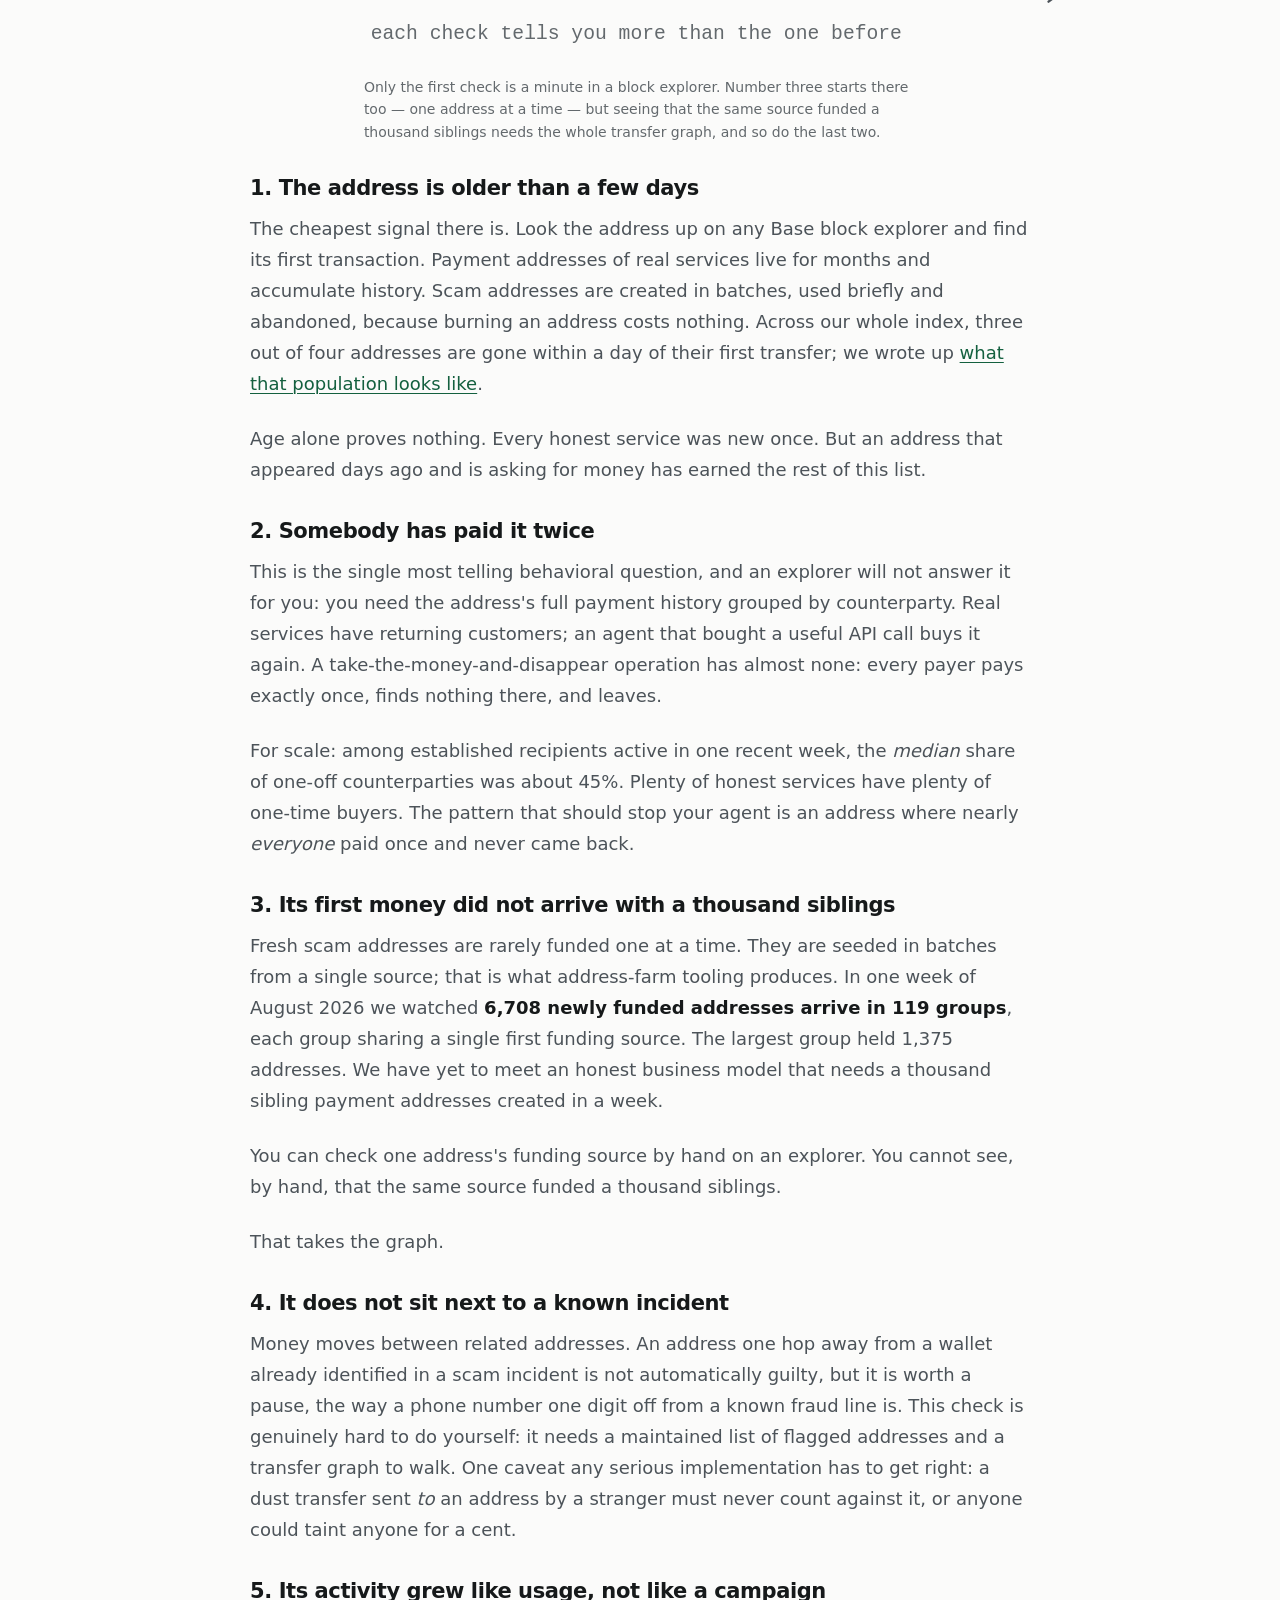
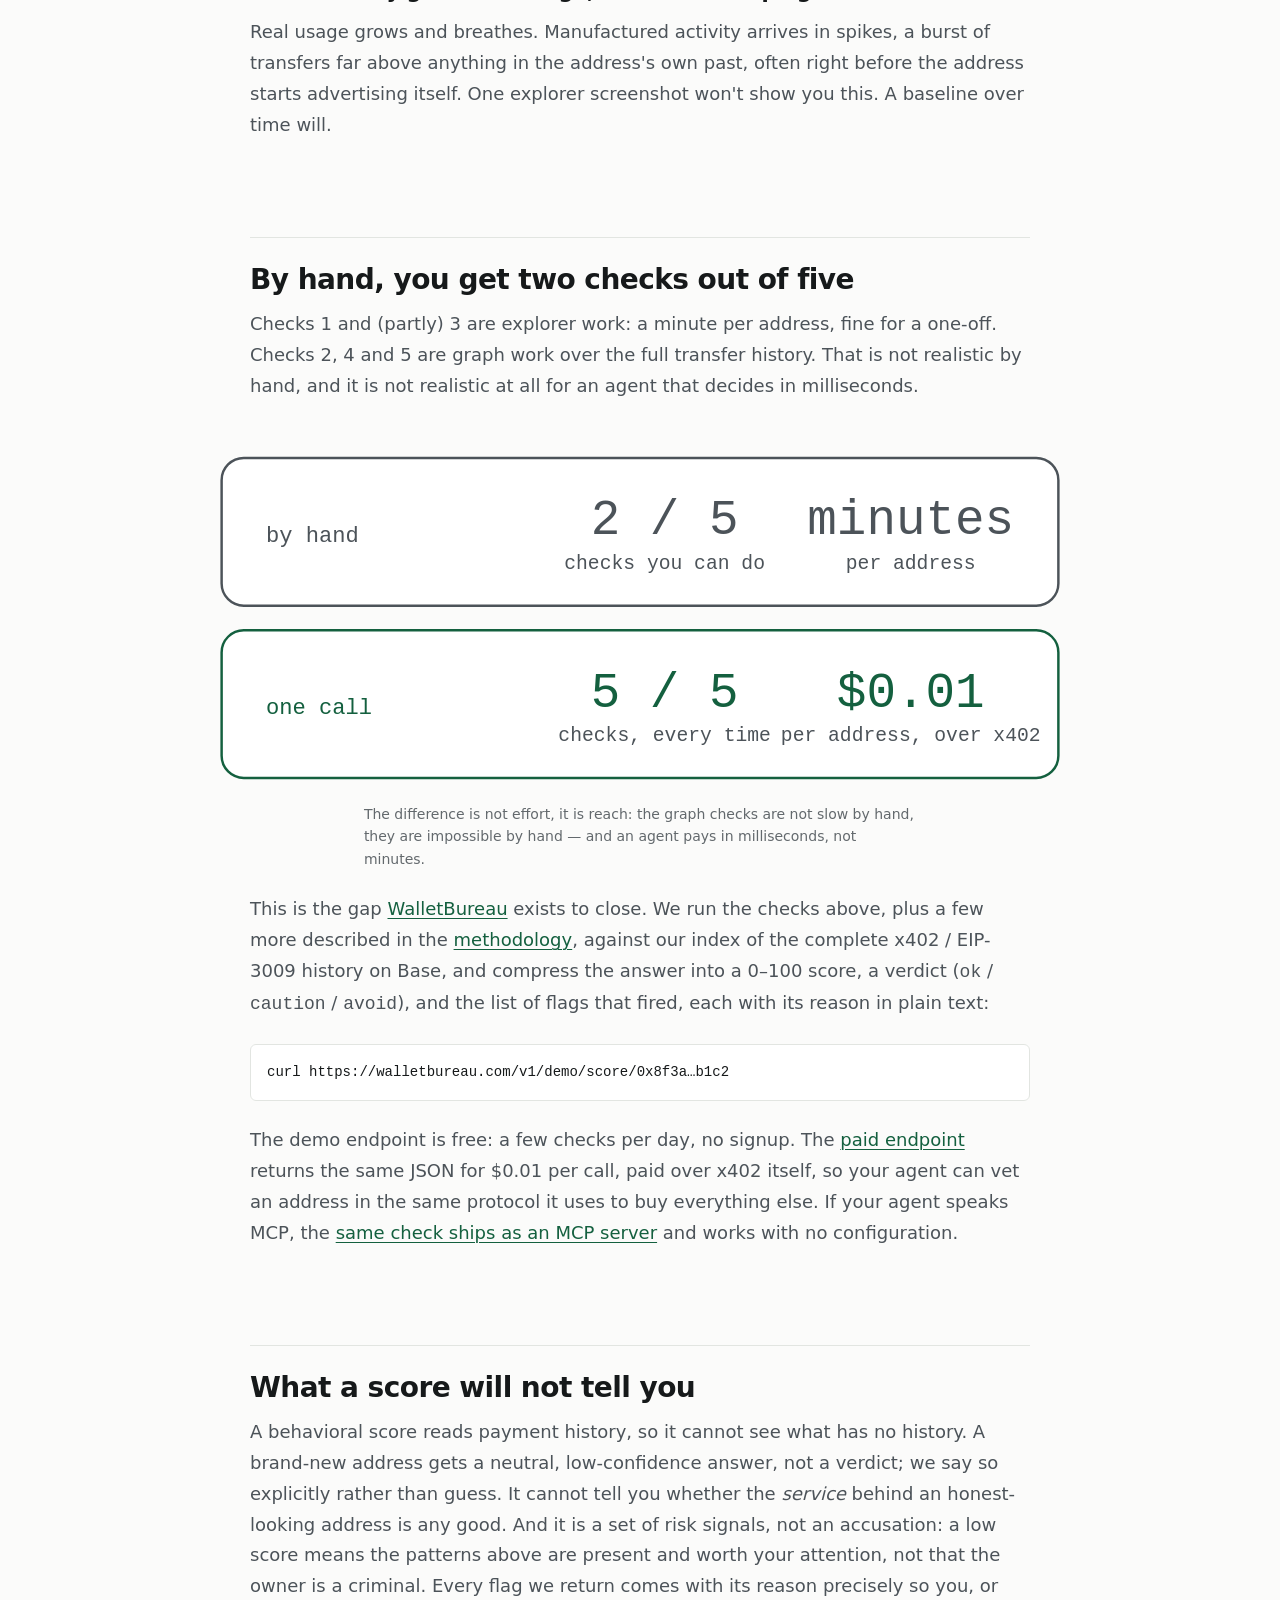
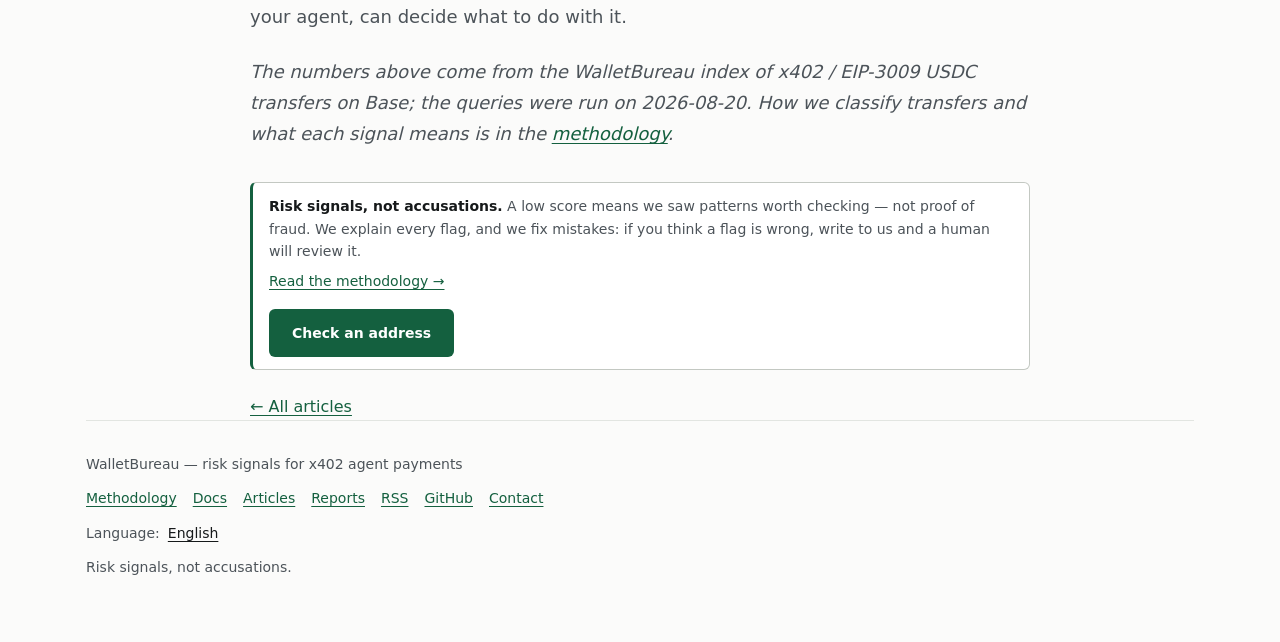
<file: articles/check-x402-counterparty-before-paying.html>
<!doctype html>
<html lang="en">
<head>
  <meta charset="utf-8">
  <meta name="viewport" content="width=device-width, initial-scale=1">
  <title>How to check an x402 counterparty before paying</title>
  <meta name="description" content="Five checks to run on a Base address before your agent pays it. One takes a minute in a block explorer; four need the transfer graph. What each one tells you.">
  <link rel="canonical" href="https://walletbureau.com/articles/check-x402-counterparty-before-paying">
  <link rel="alternate" hreflang="en" href="https://walletbureau.com/articles/check-x402-counterparty-before-paying">
  <link rel="alternate" hreflang="x-default" href="https://walletbureau.com/articles/check-x402-counterparty-before-paying">
  
  <meta property="og:type" content="article">
  <meta property="og:site_name" content="WalletBureau">
  <meta property="og:title" content="How to check an x402 counterparty before paying">
  <meta property="og:description" content="Five checks to run on a Base address before your agent pays it. One takes a minute in a block explorer; four need the transfer graph. What each one tells you.">
  <meta property="og:url" content="https://walletbureau.com/articles/check-x402-counterparty-before-paying">
  <meta property="og:locale" content="en">
  <meta property="og:image" content="https://walletbureau.com/assets/og.6d1ebcde.png">
  <meta property="og:image:width" content="1200">
  <meta property="og:image:height" content="630">
  <meta property="og:image:alt" content="WalletBureau — risk signals for x402 agent payments, with the three verdicts: ok, caution, avoid">
  <meta name="twitter:card" content="summary_large_image">
  <link rel="icon" href="/favicon.ico" sizes="16x16 32x32 48x48">
  <link rel="apple-touch-icon" href="/assets/apple-touch-icon.9ba3d42b.png">
  <link rel="stylesheet" href="/assets/styles.d8f90657.css">
  
  
  <script type="application/ld+json">{"@context":"https://schema.org","@graph":[{"@type":"Article","headline":"How to check an x402 counterparty before paying","description":"Five checks to run on a Base address before your agent pays it. One takes a minute in a block explorer; four need the transfer graph. What each one tells you.","datePublished":"2026-08-20T00:00:00+00:00","dateModified":"2026-08-20T00:00:00+00:00","inLanguage":"en","author":{"@type":"Organization","name":"WalletBureau","url":"https://walletbureau.com/","description":"Check who your agent is about to pay. A 0-100 score, a verdict and explained risk flags for any Base address, from its full x402 payment history. $0.01 per check, no signup."},"publisher":{"@type":"Organization","name":"WalletBureau","url":"https://walletbureau.com/","description":"Check who your agent is about to pay. A 0-100 score, a verdict and explained risk flags for any Base address, from its full x402 payment history. $0.01 per check, no signup."},"mainEntityOfPage":"https://walletbureau.com/articles/check-x402-counterparty-before-paying","image":"https://walletbureau.com/assets/og.6d1ebcde.png","keywords":"x402, counterparty risk, Base"},{"@type":"BreadcrumbList","itemListElement":[{"@type":"ListItem","position":1,"name":"Home","item":"https://walletbureau.com/"},{"@type":"ListItem","position":2,"name":"Articles","item":"https://walletbureau.com/articles"},{"@type":"ListItem","position":3,"name":"How to check an x402 counterparty before paying","item":"https://walletbureau.com/articles/check-x402-counterparty-before-paying"}]}]}</script>
</head>
<body>
<a class="skip-link" href="#main">Skip to content</a>
<div class="bg" aria-hidden="true"></div>
<div class="wrap">
  <header class="site-header">
    <a class="brand" href="/"><img class="brand__mark" src="/assets/logo-mark.a612749c.png" width="82" height="96" alt="" aria-hidden="true"><span class="brand__name">Wallet<span class="brand__name--accent">Bureau</span></span></a>
    <nav class="nav" aria-label="Main">
      <a href="/methodology">Methodology</a>
      <a href="/docs">Docs</a>
      <a href="/articles" aria-current="page">Articles</a>
      <a href="/docs#endpoints">API</a>
    </nav>
  </header>

  <div class="notice notice--info paused-banner" role="status"><p><strong>The API is paused.</strong> Since October 2026 the scoring API and the MCP server are offline. The methodology and articles stay here. <a href="mailto:support@walletbureau.com">Write to us to hear when it is back.</a></p></div>
    <nav class="breadcrumbs read-col" aria-label="Breadcrumb">
    <ol>
      <li><a href="/">Home</a></li>
      <li><a href="/articles">Articles</a></li>
      <li>How to check an x402 counterparty before paying</li>
    </ol>
  </nav>

  <main id="main" class="article">
    <article>
      <div class="page-head read-col u-flush-top">
        <h1>How to check an x402 counterparty before paying</h1>
        <p class="page-meta">
          <span>Published <time datetime="2026-08-20">August 20, 2026</time></span>
          
          <span>x402 · counterparty risk · Base</span>
        </p>
                
      </div>

            

      <div class="prose prose--article u-mt-5"><p>Your agent reads a <code>402 Payment Required</code>, signs, and pays. The whole thing
takes less time than a blink, and it happens thousands of times a day to
endpoints the agent discovered minutes ago. The payment is an EIP-3009 USDC
transfer on Base: no chargeback, no escrow, no dispute button. Once the money
has moved, the only thing you can do about a bad counterparty is not pay it
again.</p>
<p>So the check has to happen before, and it has to be cheap enough to run every
time. Here are the five checks we would run, in order of how much each one
tells you. Everything below comes from operating an index of every x402 /
EIP-3009 USDC transfer on Base, 1.4 million addresses and counting.</p>
<h2 id="getting-one-payment-wrong-costs-nothing-which-is-the-whole-problem">Getting one payment wrong costs nothing, which is the whole problem</h2>
<p>In a recent week (August 2026) the median transfer we observed was about
<strong>$0.006</strong>. A single bad payment costs less than a rounding error, so nobody
disputes one and nobody notices one. That is exactly the trap. Agents don&#39;t
make one payment; they make thousands, unattended. A counterparty that quietly
takes the money and returns junk, or nothing, never shows up in an error log.
It shows up in your books, weeks later, as a line you can&#39;t explain.</p>
<h2 id="the-checklist">The checklist</h2>
<div class="figure-block"><figure class="fig fig--wide">
  <div class="fig__scroll">
    <svg class="fig__stage fig__stage--wide" viewBox="0 0 720 330" role="img" aria-label="Diagram: the five checks before a payment, in order of how much each tells you — one you can do in a block explorer, four that need the transfer graph." focusable="false">
        <g class="tone-payer">
      <text class="film__note film__note--mid" x="80" y="56">1</text>
      <rect class="film__box" x="14" y="76" width="132" height="96" rx="14"/>
      <text class="film__label" x="80" y="122">how old</text>
      <text class="film__label" x="80" y="146">is it</text>
      <rect class="film__tag-box film__tag-box--calm" x="28" y="190" width="104" height="28" rx="14"/>
      <text class="film__tag-text" x="80" y="209">by hand</text>
    </g>

        <g class="tone-payer">
      <text class="film__note film__note--mid" x="220" y="56">2</text>
      <rect class="film__box" x="154" y="76" width="132" height="96" rx="14"/>
      <text class="film__label" x="220" y="122">does anyone</text>
      <text class="film__label" x="220" y="146">come back</text>
    </g>
    <g class="tone-us">
      <rect class="film__tag-box film__tag-box--calm" x="168" y="190" width="104" height="28" rx="14"/>
      <text class="film__tag-text" x="220" y="209">the graph</text>
    </g>

        <g class="tone-payer">
      <text class="film__note film__note--mid" x="360" y="56">3</text>
      <rect class="film__box" x="294" y="76" width="132" height="96" rx="14"/>
      <text class="film__label" x="360" y="122">where its</text>
      <text class="film__label" x="360" y="146">money began</text>
      <rect class="film__tag-box film__tag-box--calm" x="308" y="190" width="104" height="28" rx="14"/>
      <text class="film__tag-text" x="360" y="209">by hand</text>
    </g>

        <g class="tone-payer">
      <text class="film__note film__note--mid" x="500" y="56">4</text>
      <rect class="film__box" x="434" y="76" width="132" height="96" rx="14"/>
      <text class="film__label" x="500" y="122">what it sits</text>
      <text class="film__label" x="500" y="146">next to</text>
    </g>
    <g class="tone-us">
      <rect class="film__tag-box film__tag-box--calm" x="448" y="190" width="104" height="28" rx="14"/>
      <text class="film__tag-text" x="500" y="209">the graph</text>
    </g>

        <g class="tone-payer">
      <text class="film__note film__note--mid" x="640" y="56">5</text>
      <rect class="film__box" x="574" y="76" width="132" height="96" rx="14"/>
      <text class="film__label" x="640" y="122">how activity</text>
      <text class="film__label" x="640" y="146">grew</text>
    </g>
    <g class="tone-us">
      <rect class="film__tag-box film__tag-box--calm" x="588" y="190" width="104" height="28" rx="14"/>
      <text class="film__tag-text" x="640" y="209">the graph</text>
    </g>

        <g class="tone-payer">
      <path class="film__edge" d="M14 270H700"/>
      <path class="film__tip" d="M692 264l8 6-8 6"/>
      <text class="film__note film__note--mid" x="357" y="306">each check tells you more than the one before</text>
    </g>
    </svg>
  </div>
  <figcaption class="fig__caption">Only the first check is a minute in a block explorer. Number three starts there too — one address at a time — but seeing that the same source funded a thousand siblings needs the whole transfer graph, and so do the last two.</figcaption>
</figure>
</div>
<h3 id="1-the-address-is-older-than-a-few-days">1. The address is older than a few days</h3>
<p>The cheapest signal there is. Look the address up on any Base block explorer
and find its first transaction. Payment addresses of real services live for
months and accumulate history. Scam addresses are created in batches, used
briefly and abandoned, because burning an address costs nothing. Across our
whole index, three out of four addresses are gone within a day of their first
transfer; we wrote up <a href="/articles/x402-disposable-addresses">what that population looks like</a>.</p>
<p>Age alone proves nothing. Every honest service was new once. But an address
that appeared days ago and is asking for money has earned the rest of this
list.</p>
<h3 id="2-somebody-has-paid-it-twice">2. Somebody has paid it twice</h3>
<p>This is the single most telling behavioral question, and an explorer will not
answer it for you: you need the address&#39;s full payment history grouped by
counterparty. Real services have returning customers; an agent that bought a
useful API call buys it again. A take-the-money-and-disappear operation has
almost none: every payer pays exactly once, finds nothing there, and leaves.</p>
<p>For scale: among established recipients active in one recent week, the
<em>median</em> share of one-off counterparties was about 45%. Plenty of honest
services have plenty of one-time buyers. The pattern that should stop your
agent is an address where nearly <em>everyone</em> paid once and never came back.</p>
<h3 id="3-its-first-money-did-not-arrive-with-a-thousand-siblings">3. Its first money did not arrive with a thousand siblings</h3>
<p>Fresh scam addresses are rarely funded one at a time. They are seeded in
batches from a single source; that is what address-farm tooling produces. In
one week of August 2026 we watched <strong>6,708 newly funded addresses arrive in
119 groups</strong>, each group sharing a single first funding source. The largest
group held 1,375 addresses. We have yet to meet an honest business model that
needs a thousand sibling payment addresses created in a week.</p>
<p>You can check one address&#39;s funding source by hand on an explorer. You cannot
see, by hand, that the same source funded a thousand siblings.</p>
<p>That takes the graph.</p>
<h3 id="4-it-does-not-sit-next-to-a-known-incident">4. It does not sit next to a known incident</h3>
<p>Money moves between related addresses. An address one hop away from a wallet
already identified in a scam incident is not automatically guilty, but it is
worth a pause, the way a phone number one digit off from a known fraud line
is. This check is genuinely hard to do yourself: it needs a maintained list of
flagged addresses and a transfer graph to walk. One caveat any serious
implementation has to get right: a dust transfer sent <em>to</em> an address by a
stranger must never count against it, or anyone could taint anyone for a cent.</p>
<h3 id="5-its-activity-grew-like-usage-not-like-a-campaign">5. Its activity grew like usage, not like a campaign</h3>
<p>Real usage grows and breathes. Manufactured activity arrives in spikes, a
burst of transfers far above anything in the address&#39;s own past, often right
before the address starts advertising itself. One explorer screenshot won&#39;t
show you this. A baseline over time will.</p>
<h2 id="by-hand-you-get-two-checks-out-of-five">By hand, you get two checks out of five</h2>
<p>Checks 1 and (partly) 3 are explorer work: a minute per address, fine for a
one-off. Checks 2, 4 and 5 are graph work over the full transfer history.
That is not realistic by hand, and it is not realistic at all for an agent
that decides in milliseconds.</p>
<div class="figure-block"><figure class="fig fig--wide">
  <div class="fig__scroll">
    <svg class="fig__stage fig__stage--wide" viewBox="0 0 720 300" role="img" aria-label="Diagram comparing two ways to run the same checks: by hand, two of five checks and minutes per address; in one call, all five for a cent." focusable="false">
        <g class="tone-payer">
      <rect class="film__box" x="20" y="26" width="680" height="120" rx="18"/>
      <text class="film__label film__label--aside" x="56" y="94">by hand</text>
      <text class="film__stat" x="380" y="88">2 / 5</text>
      <text class="film__stat-note" x="380" y="116">checks you can do</text>
      <text class="film__stat" x="580" y="88">minutes</text>
      <text class="film__stat-note" x="580" y="116">per address</text>
    </g>

        <g class="tone-us">
      <rect class="film__box" x="20" y="166" width="680" height="120" rx="18"/>
      <text class="film__label film__label--aside" x="56" y="234">one call</text>
      <text class="film__stat" x="380" y="228">5 / 5</text>
      <text class="film__stat-note" x="380" y="256">checks, every time</text>
            <text class="film__stat" x="580" y="228">$0.01</text>
      <text class="film__stat-note" x="580" y="256">per address, over x402</text>
    </g>
    </svg>
  </div>
  <figcaption class="fig__caption">The difference is not effort, it is reach: the graph checks are not slow by hand, they are impossible by hand — and an agent pays in milliseconds, not minutes.</figcaption>
</figure>
</div>
<p>This is the gap <a href="/">WalletBureau</a> exists to close. We run the checks above,
plus a few more described in the <a href="/methodology">methodology</a>, against our
index of the complete x402 / EIP-3009 history on Base, and compress the answer
into a 0–100 score, a verdict (<code>ok</code> / <code>caution</code> / <code>avoid</code>), and the list of
flags that fired, each with its reason in plain text:</p>
<pre class="code"><code>curl https://walletbureau.com/v1/demo/score/0x8f3a…b1c2
</code></pre>
<p>The demo endpoint is free: a few checks per day, no signup. The
<a href="/docs">paid endpoint</a> returns the same JSON for $0.01 per call, paid over
x402 itself, so your agent can vet an address in the same protocol it uses to
buy everything else. If your agent speaks MCP, the
<a href="/docs#mcp">same check ships as an MCP server</a> and works with no
configuration.</p>
<h2 id="what-a-score-will-not-tell-you">What a score will not tell you</h2>
<p>A behavioral score reads payment history, so it cannot see what has no
history. A brand-new address gets a neutral, low-confidence answer, not a
verdict; we say so explicitly rather than guess. It cannot tell you whether
the <em>service</em> behind an honest-looking address is any good. And it is a set of
risk signals, not an accusation: a low score means the patterns above are
present and worth your attention, not that the owner is a criminal. Every flag
we return comes with its reason precisely so you, or your agent, can decide
what to do with it.</p>
<p><em>The numbers above come from the WalletBureau index of x402 /
EIP-3009 USDC transfers on Base; the queries were run on 2026-08-20. How we
classify transfers and what each signal means is in the
<a href="/methodology">methodology</a>.</em></p>
</div>
    </article>

    <div class="notice notice--info read-col u-mt-6">
      <p><strong>Risk signals, not accusations.</strong> A low score means we saw patterns worth checking — not proof of fraud. We explain every flag, and we fix mistakes: if you think a flag is wrong, write to us and a human will review it.</p>
      <p><a href="/methodology">Read the methodology →</a></p>
      <p class="u-mt-2"><a class="btn btn--primary" href="/#demo">Check an address</a></p>
    </div>

    <p class="read-col u-mt-5"><a href="/articles">← All articles</a></p>
  </main>

  <footer class="site-footer">
    <p>WalletBureau — risk signals for x402 agent payments</p>
    <ul class="footer-links">
      <li><a href="/methodology">Methodology</a></li>
      <li><a href="/docs">Docs</a></li>
      <li><a href="/articles">Articles</a></li>
      <li><a href="/reports">Reports</a></li>
      <li><a href="/feed.xml">RSS</a></li>
      <li><a href="https://github.com/walletbureau" rel="noopener">GitHub</a></li>
      <li><a href="mailto:support@walletbureau.com">Contact</a></li>
    </ul>
    <div class="lang"><span>Language:</span><ul><li><a href="https://walletbureau.com/articles/check-x402-counterparty-before-paying" aria-current="true">English</a></li></ul></div>
    <p>Risk signals, not accusations.</p>
  </footer>

</div>
<script src="/assets/i18n.en.39078ad4.js"></script>
<script src="/assets/app.bf5c8d6c.js" defer></script>
</body>
</html>
</file>
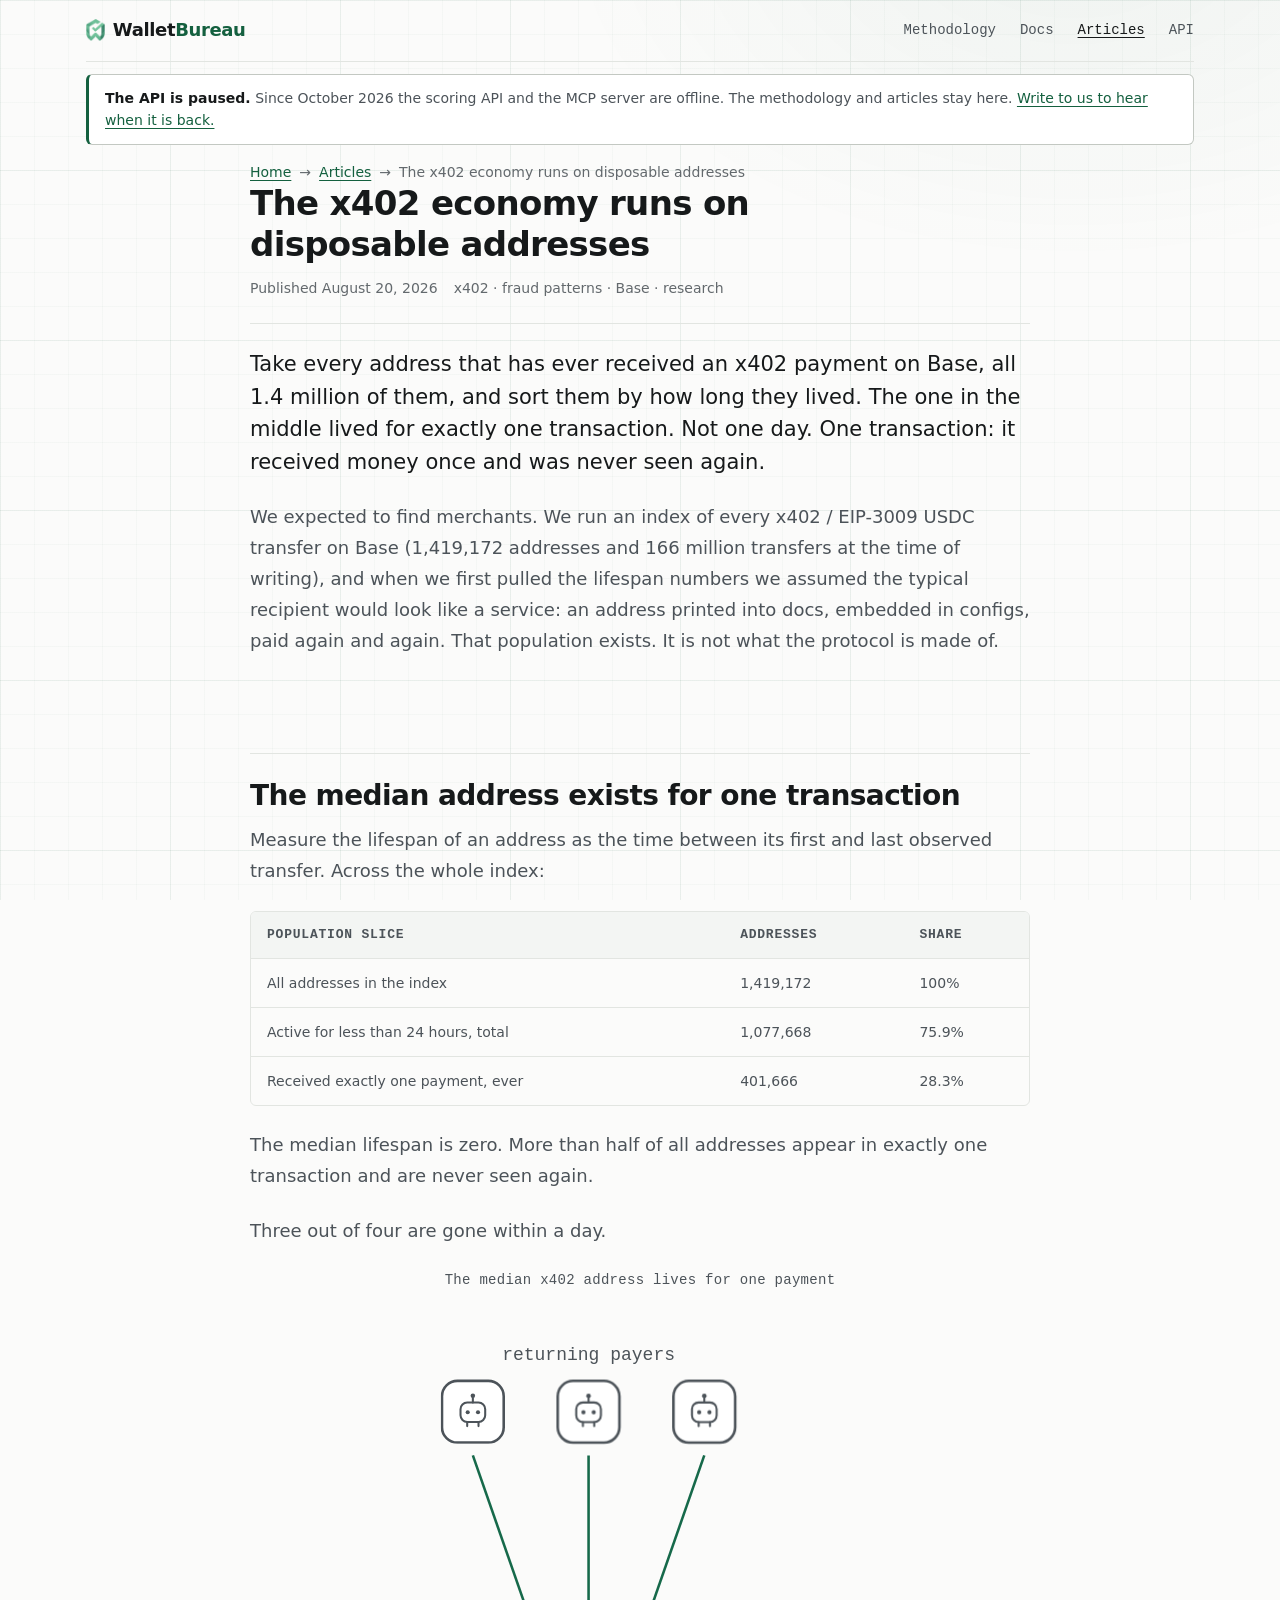
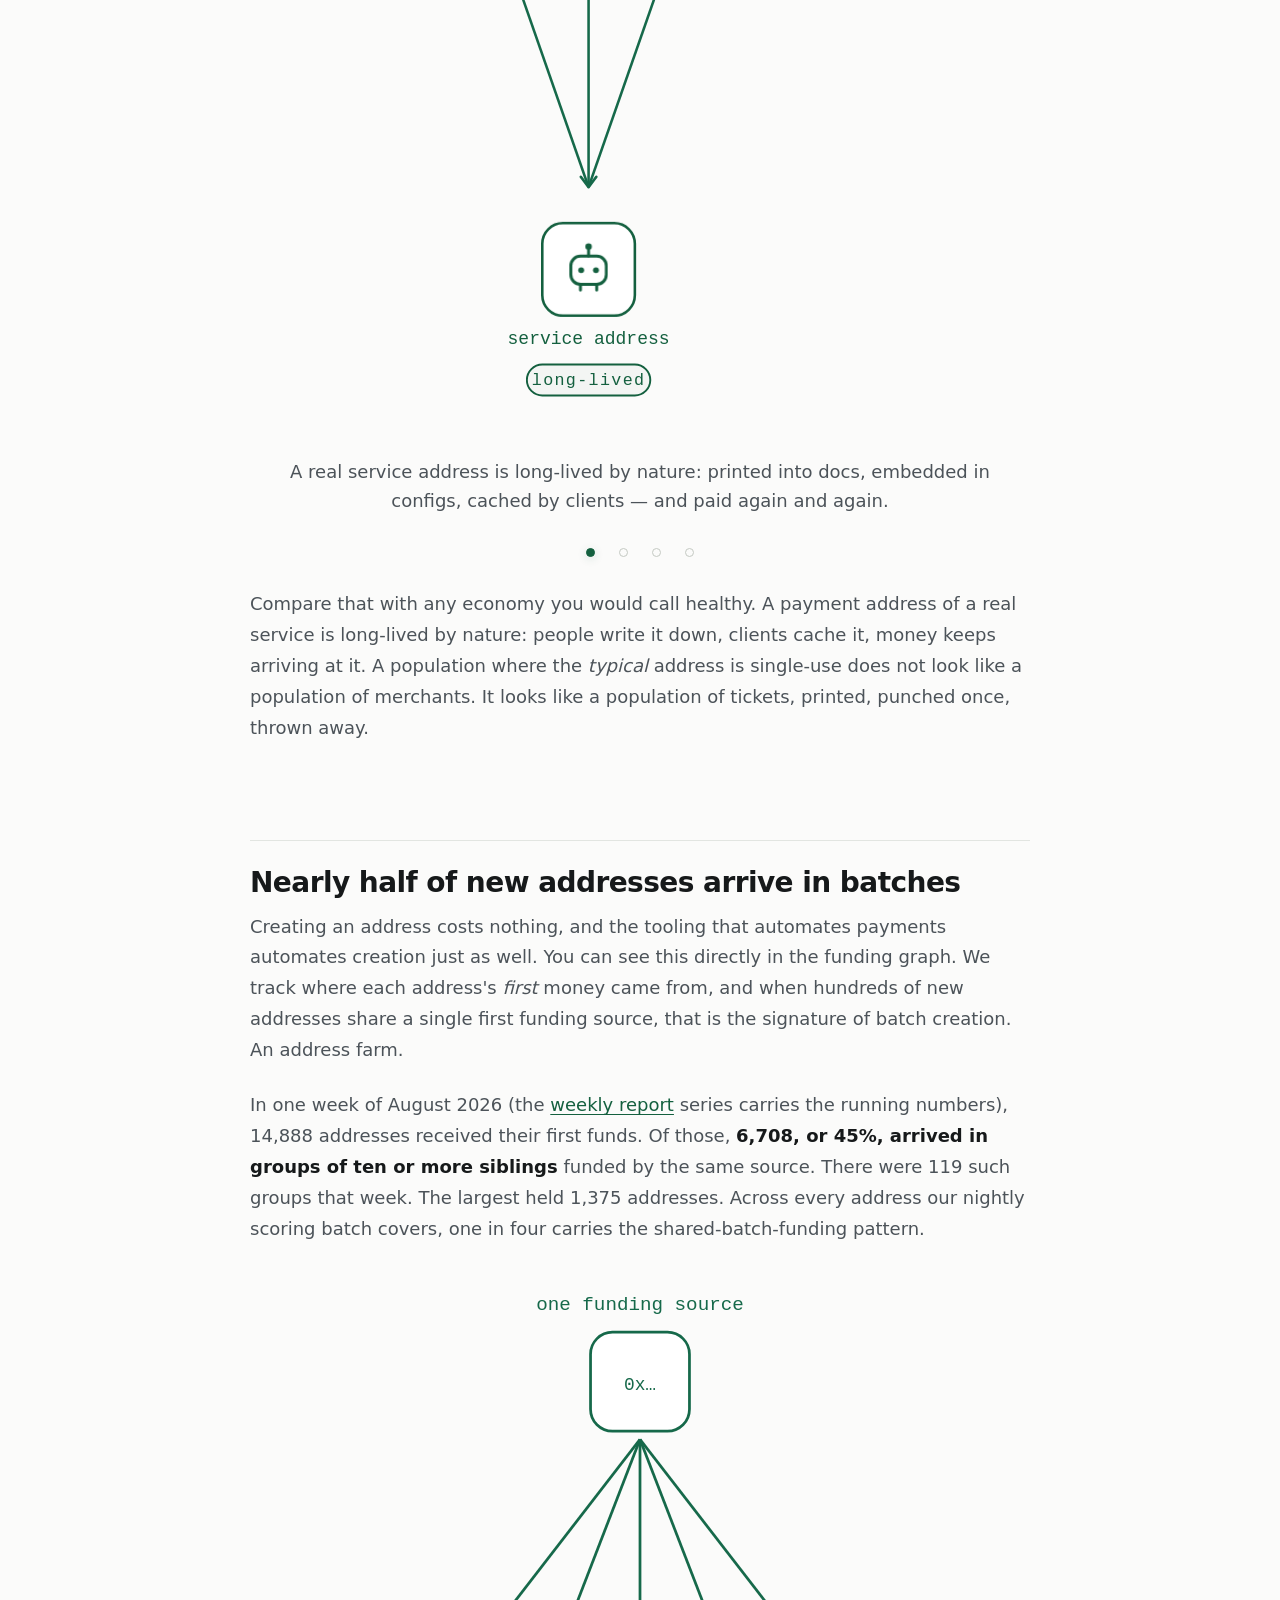
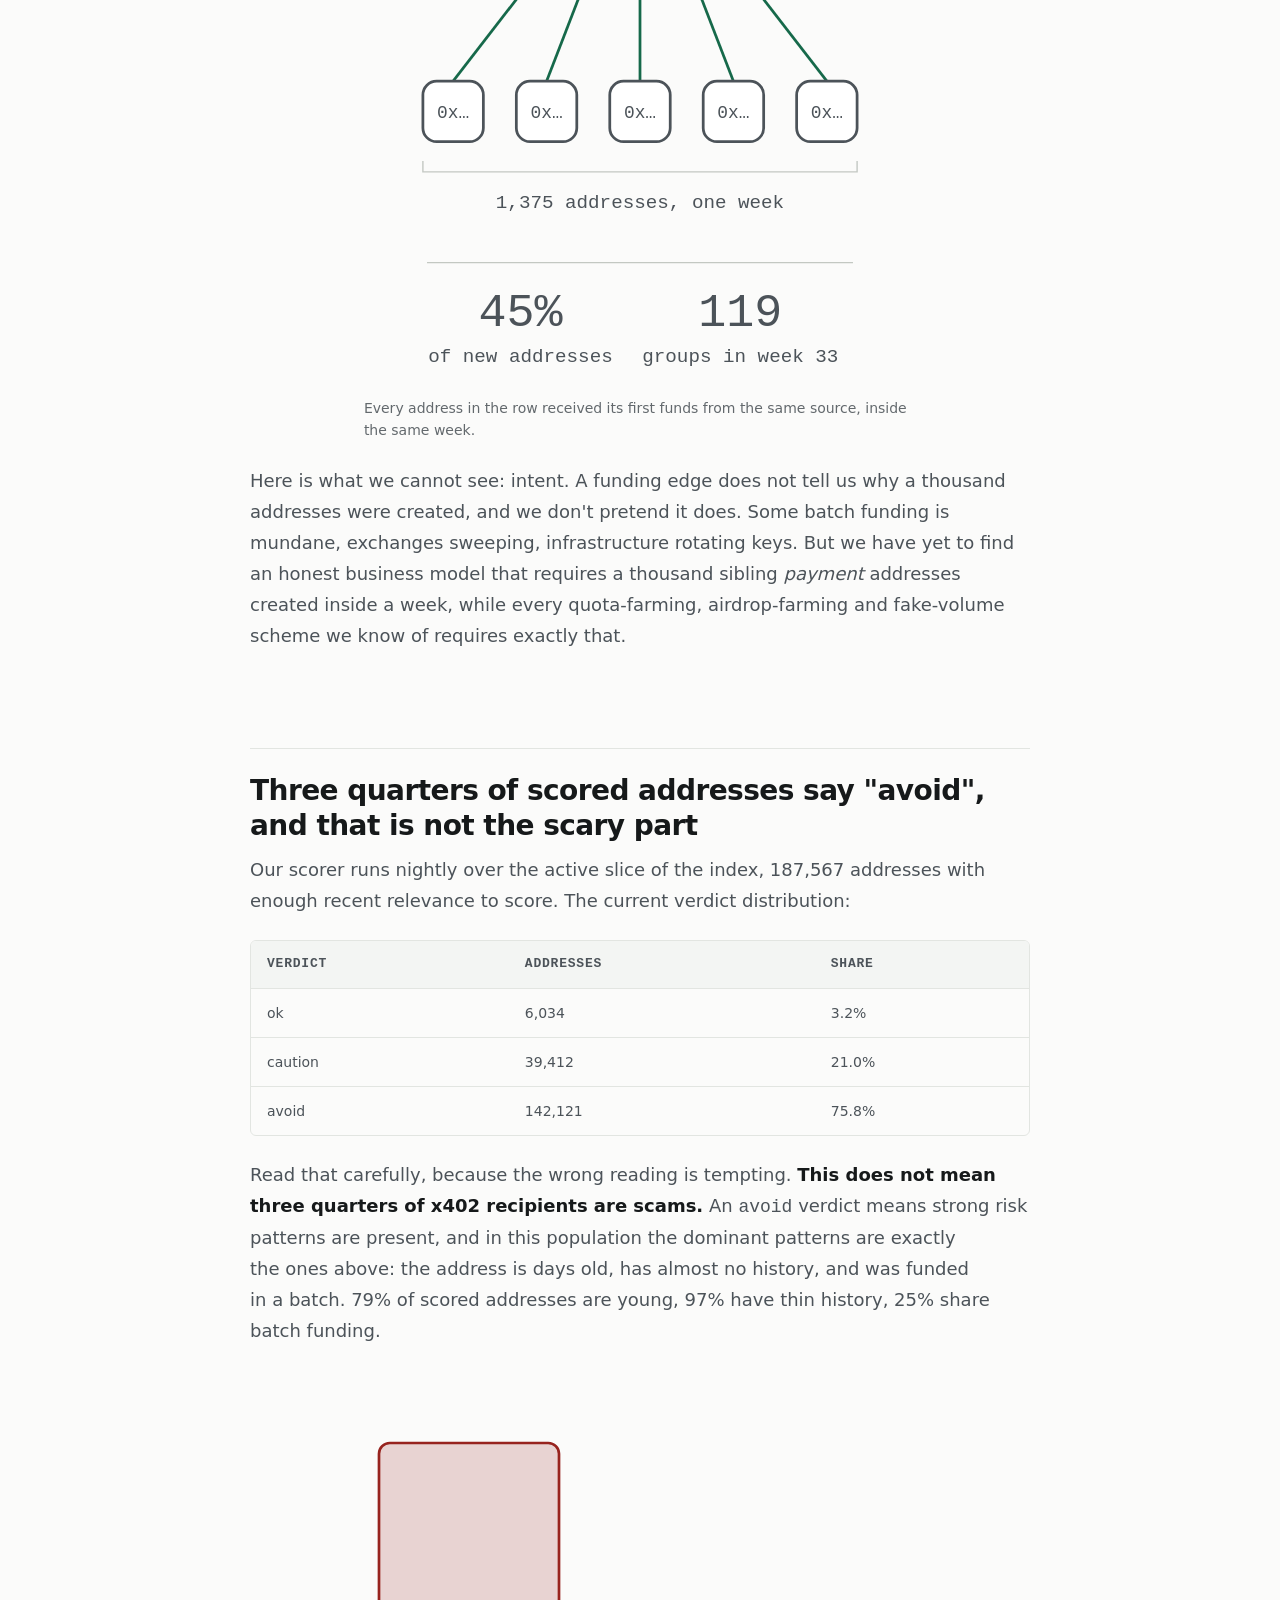
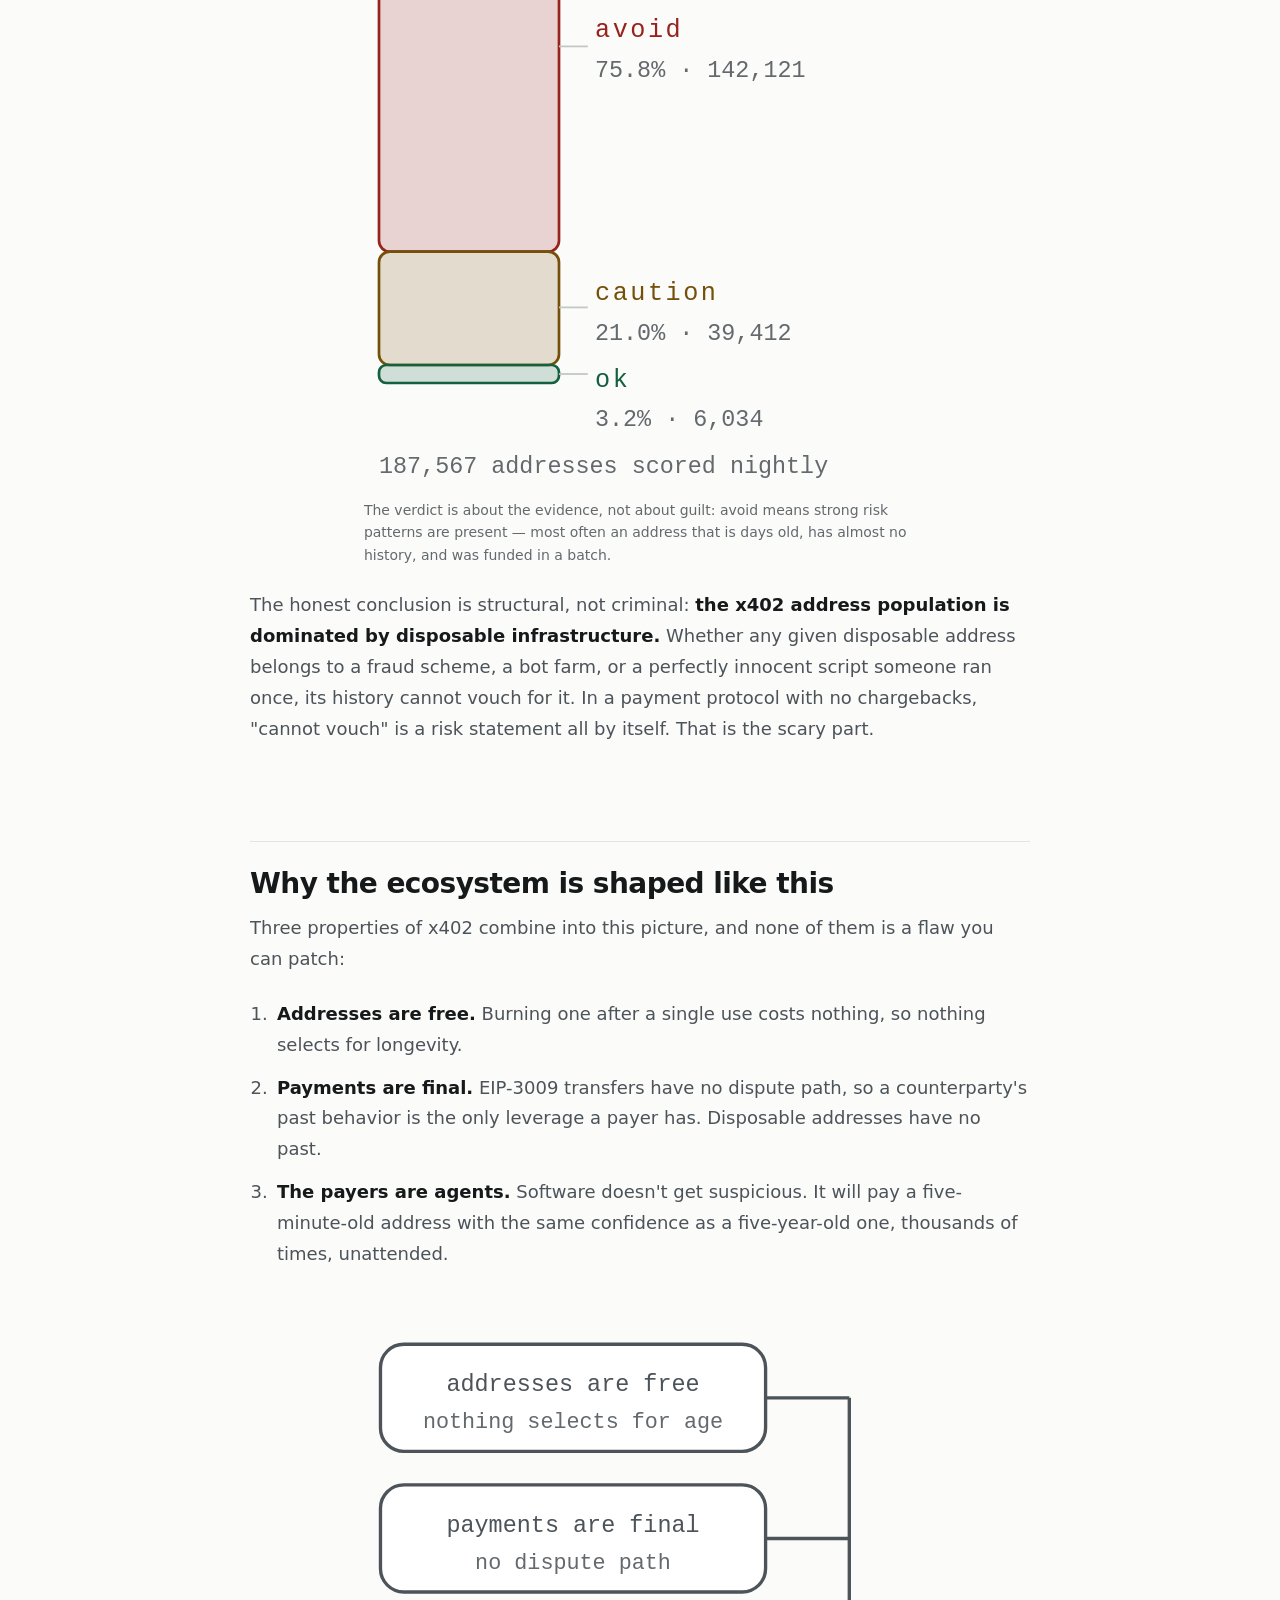
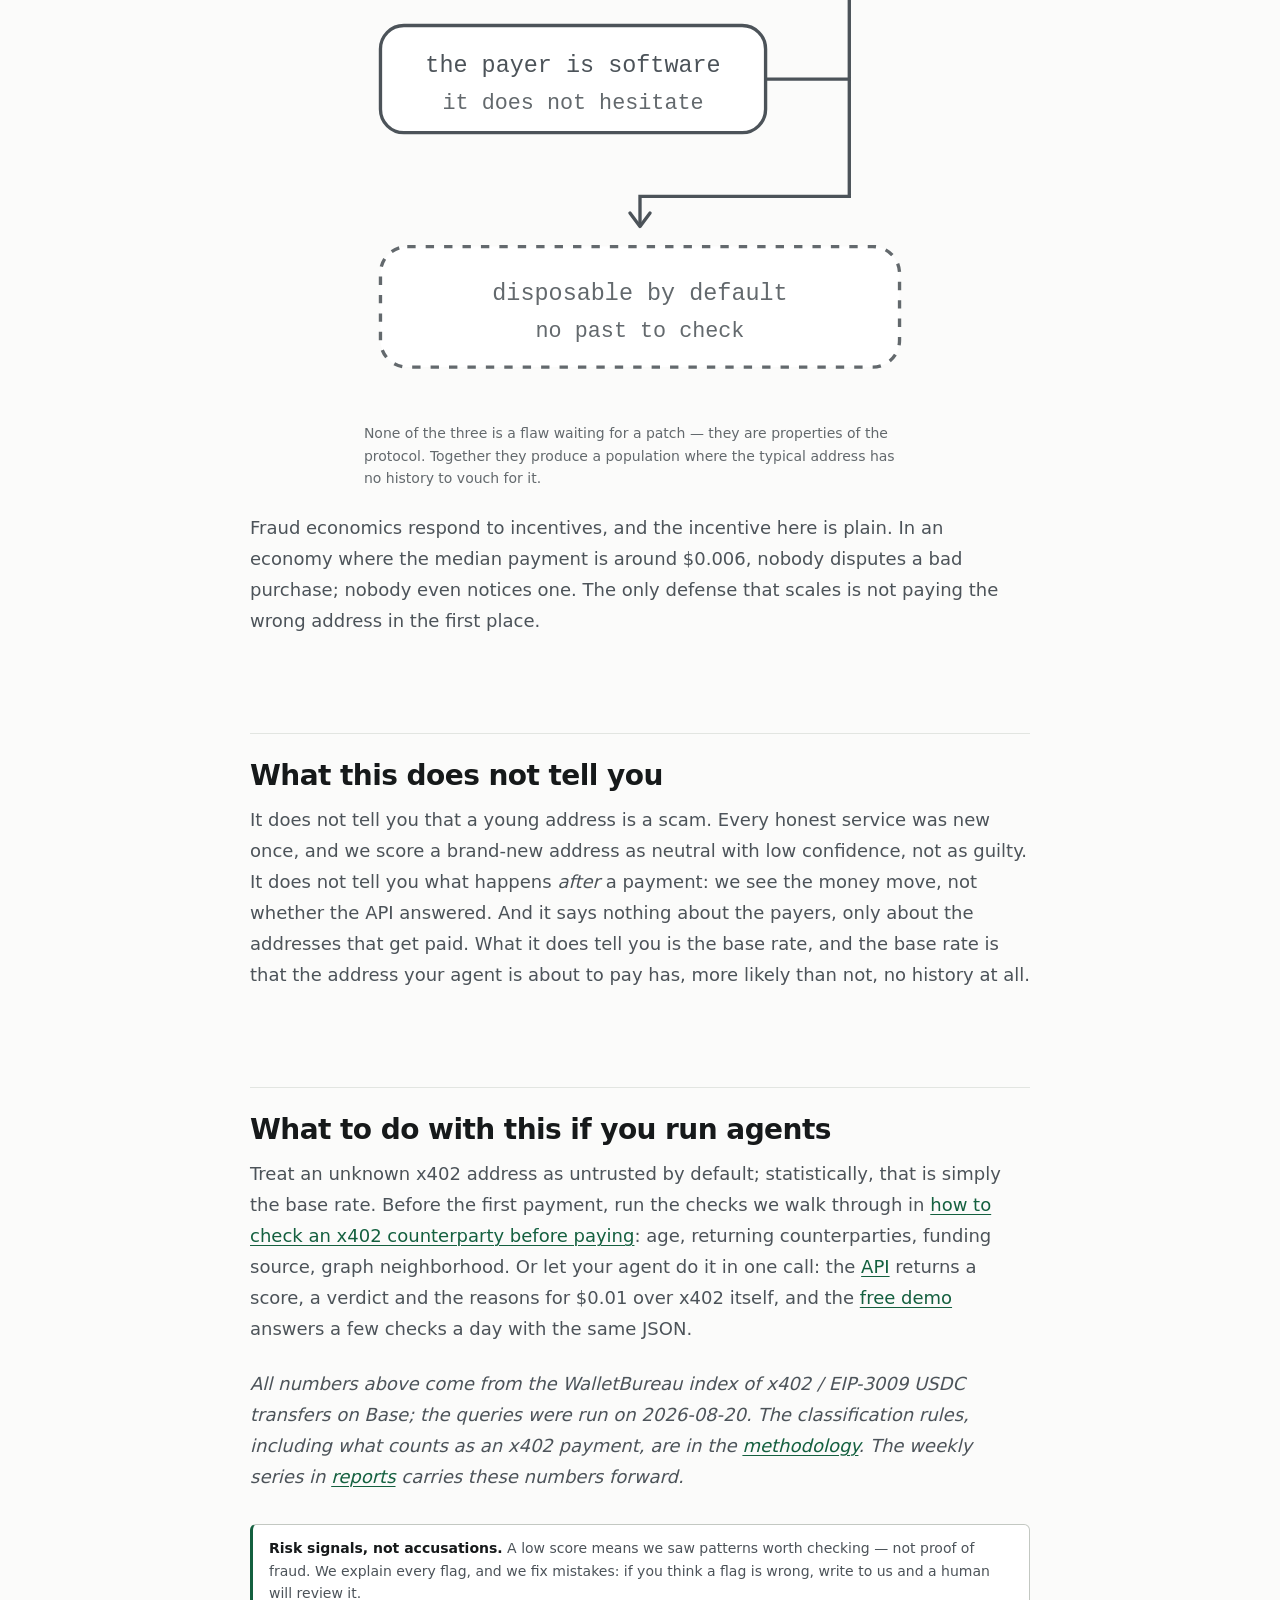
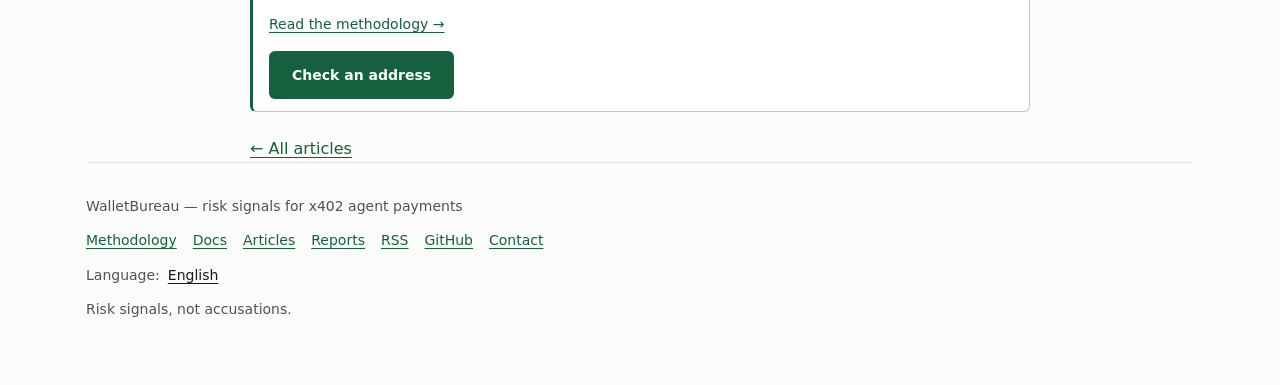
<file: articles/x402-disposable-addresses.html>
<!doctype html>
<html lang="en">
<head>
  <meta charset="utf-8">
  <meta name="viewport" content="width=device-width, initial-scale=1">
  <title>The x402 economy runs on disposable addresses</title>
  <meta name="description" content="We indexed 1.4 million addresses paid through x402 on Base. The one in the middle lived for a single transaction. What that means when an agent pays strangers.">
  <link rel="canonical" href="https://walletbureau.com/articles/x402-disposable-addresses">
  <link rel="alternate" hreflang="en" href="https://walletbureau.com/articles/x402-disposable-addresses">
  <link rel="alternate" hreflang="x-default" href="https://walletbureau.com/articles/x402-disposable-addresses">
  
  <meta property="og:type" content="article">
  <meta property="og:site_name" content="WalletBureau">
  <meta property="og:title" content="The x402 economy runs on disposable addresses">
  <meta property="og:description" content="We indexed 1.4 million addresses paid through x402 on Base. The one in the middle lived for a single transaction. What that means when an agent pays strangers.">
  <meta property="og:url" content="https://walletbureau.com/articles/x402-disposable-addresses">
  <meta property="og:locale" content="en">
  <meta property="og:image" content="https://walletbureau.com/assets/og.6d1ebcde.png">
  <meta property="og:image:width" content="1200">
  <meta property="og:image:height" content="630">
  <meta property="og:image:alt" content="WalletBureau — risk signals for x402 agent payments, with the three verdicts: ok, caution, avoid">
  <meta name="twitter:card" content="summary_large_image">
  <link rel="icon" href="/favicon.ico" sizes="16x16 32x32 48x48">
  <link rel="apple-touch-icon" href="/assets/apple-touch-icon.9ba3d42b.png">
  <link rel="stylesheet" href="/assets/styles.d8f90657.css">
  
  
  <script type="application/ld+json">{"@context":"https://schema.org","@graph":[{"@type":"Article","headline":"The x402 economy runs on disposable addresses","description":"We indexed 1.4 million addresses paid through x402 on Base. The one in the middle lived for a single transaction. What that means when an agent pays strangers.","datePublished":"2026-08-20T00:00:00+00:00","dateModified":"2026-08-20T00:00:00+00:00","inLanguage":"en","author":{"@type":"Organization","name":"WalletBureau","url":"https://walletbureau.com/","description":"Check who your agent is about to pay. A 0-100 score, a verdict and explained risk flags for any Base address, from its full x402 payment history. $0.01 per check, no signup."},"publisher":{"@type":"Organization","name":"WalletBureau","url":"https://walletbureau.com/","description":"Check who your agent is about to pay. A 0-100 score, a verdict and explained risk flags for any Base address, from its full x402 payment history. $0.01 per check, no signup."},"mainEntityOfPage":"https://walletbureau.com/articles/x402-disposable-addresses","image":"https://walletbureau.com/assets/og.6d1ebcde.png","keywords":"x402, fraud patterns, Base, research"},{"@type":"BreadcrumbList","itemListElement":[{"@type":"ListItem","position":1,"name":"Home","item":"https://walletbureau.com/"},{"@type":"ListItem","position":2,"name":"Articles","item":"https://walletbureau.com/articles"},{"@type":"ListItem","position":3,"name":"The x402 economy runs on disposable addresses","item":"https://walletbureau.com/articles/x402-disposable-addresses"}]}]}</script>
</head>
<body>
<a class="skip-link" href="#main">Skip to content</a>
<div class="bg" aria-hidden="true"></div>
<div class="wrap">
  <header class="site-header">
    <a class="brand" href="/"><img class="brand__mark" src="/assets/logo-mark.a612749c.png" width="82" height="96" alt="" aria-hidden="true"><span class="brand__name">Wallet<span class="brand__name--accent">Bureau</span></span></a>
    <nav class="nav" aria-label="Main">
      <a href="/methodology">Methodology</a>
      <a href="/docs">Docs</a>
      <a href="/articles" aria-current="page">Articles</a>
      <a href="/docs#endpoints">API</a>
    </nav>
  </header>

  <div class="notice notice--info paused-banner" role="status"><p><strong>The API is paused.</strong> Since October 2026 the scoring API and the MCP server are offline. The methodology and articles stay here. <a href="mailto:support@walletbureau.com">Write to us to hear when it is back.</a></p></div>
    <nav class="breadcrumbs read-col" aria-label="Breadcrumb">
    <ol>
      <li><a href="/">Home</a></li>
      <li><a href="/articles">Articles</a></li>
      <li>The x402 economy runs on disposable addresses</li>
    </ol>
  </nav>

  <main id="main" class="article">
    <article>
      <div class="page-head read-col u-flush-top">
        <h1>The x402 economy runs on disposable addresses</h1>
        <p class="page-meta">
          <span>Published <time datetime="2026-08-20">August 20, 2026</time></span>
          
          <span>x402 · fraud patterns · Base · research</span>
        </p>
                
      </div>

            

      <div class="prose prose--article u-mt-5"><p>Take every address that has ever received an x402 payment on Base, all 1.4
million of them, and sort them by how long they lived. The one in the middle
lived for exactly one transaction. Not one day. One transaction: it received
money once and was never seen again.</p>
<p>We expected to find merchants. We run an index of every x402 / EIP-3009 USDC
transfer on Base (1,419,172 addresses and 166 million transfers at the time of
writing), and when we first pulled the lifespan numbers we assumed the typical
recipient would look like a service: an address printed into docs, embedded in
configs, paid again and again. That population exists. It is not what the
protocol is made of.</p>
<h2 id="the-median-address-exists-for-one-transaction">The median address exists for one transaction</h2>
<p>Measure the lifespan of an address as the time between its first and last
observed transfer. Across the whole index:</p>
<div class="table-scroll"><table class="table">
<thead>
<tr>
<th>Population slice</th>
<th>Addresses</th>
<th>Share</th>
</tr>
</thead>
<tbody><tr>
<td>All addresses in the index</td>
<td>1,419,172</td>
<td>100%</td>
</tr>
<tr>
<td>Active for less than 24 hours, total</td>
<td>1,077,668</td>
<td>75.9%</td>
</tr>
<tr>
<td>Received exactly one payment, ever</td>
<td>401,666</td>
<td>28.3%</td>
</tr>
</tbody></table>
</div>
<p>The median lifespan is zero. More than half of all addresses appear in exactly
one transaction and are never seen again.</p>
<p>Three out of four are gone within a day.</p>
<div class="figure-block"><div class="film" data-film>
  <p class="film__title">The median x402 address lives for one payment</p>

    <svg class="film__defs" aria-hidden="true" focusable="false">
    <defs>
      <symbol id="wb-life-agent" viewBox="0 0 40 40">
        <circle class="film__glyph-dot" cx="20" cy="4.5" r="2.2"/>
        <path class="film__glyph" d="M20 6.7V11"/>
        <rect class="film__glyph" x="8" y="11" width="24" height="19" rx="6.5"/>
        <circle class="film__glyph-dot" cx="15" cy="20.5" r="2"/>
        <circle class="film__glyph-dot" cx="25" cy="20.5" r="2"/>
        <path class="film__glyph" d="M14.5 30v4M25.5 30v4"/>
      </symbol>
    </defs>
  </svg>

  <svg class="film__stage film__stage--tall" viewBox="0 0 350 560" role="img" aria-label="Animated diagram in four frames: an address a business keeps, an address paid exactly once, the whole population of 1.4 million addresses, and the only moment a payer can act." focusable="false" data-film-stage>

        <g class="film__beat film__beat--merchant is-live" data-film-beat>
      <g class="tone-chain">
        <path class="film__edge" d="M45 110L135 368"/>
        <path class="film__edge" d="M135 110V368"/>
        <path class="film__edge" d="M225 110L135 368"/>
        <path class="film__tip" d="M129 360l6 8 6-8"/>
        <g transform="translate(45,110)"><g class="film__pkt film__pkt--p1"><circle class="film__pkt-halo" r="12"/><circle class="film__pkt-core" r="4.5"/></g></g>
        <g transform="translate(135,110)"><g class="film__pkt film__pkt--p2"><circle class="film__pkt-halo" r="12"/><circle class="film__pkt-core" r="4.5"/></g></g>
        <g transform="translate(225,110)"><g class="film__pkt film__pkt--p3"><circle class="film__pkt-halo" r="12"/><circle class="film__pkt-core" r="4.5"/></g></g>
      </g>

      <g class="film__node tone-payer">
        <text class="film__label" x="135" y="36">returning payers</text>
        <rect class="film__box" x="21" y="52" width="48" height="48" rx="12"/>
        <use href="#wb-life-agent" x="29" y="60" width="32" height="32"/>
      </g>
      <g class="film__node film__d1 tone-payer">
        <rect class="film__box" x="111" y="52" width="48" height="48" rx="12"/>
        <use href="#wb-life-agent" x="119" y="60" width="32" height="32"/>
      </g>
      <g class="film__node film__d2 tone-payer">
        <rect class="film__box" x="201" y="52" width="48" height="48" rx="12"/>
        <use href="#wb-life-agent" x="209" y="60" width="32" height="32"/>
      </g>

            <g class="film__node film__node--keeps film__d1 tone-ok">
        <rect class="film__box" x="99" y="396" width="72" height="72" rx="16"/>
        <use href="#wb-life-agent" x="112" y="409" width="46" height="46"/>
        <text class="film__label" x="135" y="490">service address</text>
        <g class="film__tag">
          <rect class="film__tag-box film__tag-box--calm" x="87" y="506" width="96" height="24" rx="12"/>
          <text class="film__tag-text" x="135" y="522">long-lived</text>
        </g>
      </g>
    </g>

        <g class="film__beat film__beat--once" data-film-beat>
      <g class="film__node tone-payer">
        <rect class="film__box" x="99" y="52" width="72" height="72" rx="16"/>
        <use href="#wb-life-agent" x="112" y="65" width="46" height="46"/>
        <text class="film__label" x="135" y="146">paying agent</text>
      </g>

      <g class="tone-chain">
        <path class="film__edge" d="M120 170V368"/>
        <path class="film__tip" d="M114 360l6 8 6-8"/>
        <text class="film__edge-label film__edge-label--aside" x="190" y="244">one payment</text>
        <g transform="translate(120,170)"><g class="film__pkt film__pkt--pay"><circle class="film__pkt-halo" r="12"/><circle class="film__pkt-core" r="4.5"/></g></g>
      </g>

            <g class="film__node film__node--fades">
        <rect class="film__box" x="99" y="396" width="72" height="72" rx="16"/>
        <use href="#wb-life-agent" x="112" y="409" width="46" height="46"/>
        <text class="film__label" x="135" y="490">new address</text>
        <text class="film__word film__word--before" x="190" y="388" data-literal>?</text>
        <text class="film__word film__word--after" x="190" y="388">gone</text>
        <g class="film__tag">
          <rect class="film__tag-box film__tag-box--calm" x="87" y="506" width="96" height="24" rx="12"/>
          <text class="film__tag-text" x="135" y="522">single use</text>
        </g>
      </g>
    </g>

        <g class="film__beat film__beat--scale" data-film-beat>
            <g class="tone-ok">
        <rect class="film__box film__cell" x="93" y="56" width="40" height="40" rx="10"/>
        <rect class="film__box film__cell film__d2" x="217" y="118" width="40" height="40" rx="10"/>
        <rect class="film__box film__cell film__d1" x="31" y="180" width="40" height="40" rx="10"/>
        <rect class="film__box film__cell film__d3" x="279" y="180" width="40" height="40" rx="10"/>
        <rect class="film__box film__cell film__d2" x="155" y="242" width="40" height="40" rx="10"/>
        <rect class="film__box film__cell film__d4" x="217" y="304" width="40" height="40" rx="10"/>
      </g>

      <g class="tone-dead">
        <rect class="film__box film__cell film__cell--dead film__d1" x="31" y="56" width="40" height="40" rx="10"/>
        <rect class="film__box film__cell film__cell--dead film__d2" x="155" y="56" width="40" height="40" rx="10"/>
        <rect class="film__box film__cell film__cell--dead film__d3" x="217" y="56" width="40" height="40" rx="10"/>
        <rect class="film__box film__cell film__cell--dead film__d4" x="279" y="56" width="40" height="40" rx="10"/>

        <rect class="film__box film__cell film__cell--dead film__d2" x="31" y="118" width="40" height="40" rx="10"/>
        <rect class="film__box film__cell film__cell--dead film__d3" x="93" y="118" width="40" height="40" rx="10"/>
        <rect class="film__box film__cell film__cell--dead film__d4" x="155" y="118" width="40" height="40" rx="10"/>
        <rect class="film__box film__cell film__cell--dead film__d5" x="279" y="118" width="40" height="40" rx="10"/>

        <rect class="film__box film__cell film__cell--dead film__d3" x="93" y="180" width="40" height="40" rx="10"/>
        <rect class="film__box film__cell film__cell--dead film__d4" x="155" y="180" width="40" height="40" rx="10"/>
        <rect class="film__box film__cell film__cell--dead film__d5" x="217" y="180" width="40" height="40" rx="10"/>

        <rect class="film__box film__cell film__cell--dead film__d4" x="31" y="242" width="40" height="40" rx="10"/>
        <rect class="film__box film__cell film__cell--dead film__d5" x="93" y="242" width="40" height="40" rx="10"/>
        <rect class="film__box film__cell film__cell--dead film__d6" x="217" y="242" width="40" height="40" rx="10"/>
        <rect class="film__box film__cell film__cell--dead film__d5" x="279" y="242" width="40" height="40" rx="10"/>

        <rect class="film__box film__cell film__cell--dead film__d5" x="31" y="304" width="40" height="40" rx="10"/>
        <rect class="film__box film__cell film__cell--dead film__d6" x="93" y="304" width="40" height="40" rx="10"/>
        <rect class="film__box film__cell film__cell--dead film__d6" x="155" y="304" width="40" height="40" rx="10"/>
        <rect class="film__box film__cell film__cell--dead film__d6" x="279" y="304" width="40" height="40" rx="10"/>
      </g>

      <g class="tone-dead">
        <text class="film__stat" x="175" y="412">75.9%</text>
        <text class="film__stat-note" x="175" y="436">gone within a day</text>
      </g>

      <g class="film__legend">
        <g class="tone-ok">
          <rect class="film__box" x="58" y="478" width="22" height="22" rx="6"/>
          <text class="film__legend-text" x="88" y="495">still active</text>
        </g>
        <g class="tone-dead">
          <rect class="film__box film__cell--dead" x="200" y="478" width="22" height="22" rx="6"/>
          <text class="film__legend-text" x="230" y="495">gone</text>
        </g>
      </g>
    </g>

        <g class="film__beat film__beat--window" data-film-beat>
      <g class="tone-payer">
        <path class="film__edge" d="M100 84V300"/>
      </g>
            <g class="tone-dead">
        <path class="film__edge film__edge--dead" d="M100 300V500"/>
      </g>

      <g class="film__step tone-payer">
        <circle class="film__mark" cx="100" cy="120" r="9"/>
        <text class="film__label film__label--aside" x="126" y="114">address created</text>
        <text class="film__note" x="126" y="136">hours old, typically</text>
      </g>

      <g class="film__step film__d3 tone-us">
        <circle class="film__ring" cx="100" cy="300" r="17"/>
        <circle class="film__mark" cx="100" cy="300" r="9"/>
        <text class="film__label film__label--aside" x="126" y="294">your agent pays</text>
        <text class="film__note" x="126" y="316">the only moment to check</text>
      </g>

      <g class="film__step film__d6 tone-dead">
        <circle class="film__mark film__cell--dead" cx="100" cy="468" r="9"/>
        <text class="film__label film__label--aside" x="126" y="462">dispute window</text>
        <text class="film__note" x="126" y="484">none</text>
      </g>
    </g>
  </svg>

  <div class="film__captions">
    <p class="film__caption is-live" data-film-caption>A real service address is long-lived by nature: printed into docs, embedded in configs, cached by clients — and paid again and again.</p>
    <p class="film__caption" data-film-caption>The median address does this instead: one payment, then silence. 401,666 addresses received exactly one payment, ever.</p>
    <p class="film__caption" data-film-caption>Across 1,419,172 addresses in our index, three out of four are gone within a day.</p>
    <p class="film__caption" data-film-caption>There is no dispute window afterwards. The moment before the payment is the only moment a payer can act.</p>
  </div>

  <div class="film__controls" data-film-controls role="group" aria-label="Choose a frame" hidden>
    <button class="film__dot" type="button" data-film-dot aria-label="Frame 1: an address a business keeps"><span class="film__dot-mark"></span></button>
    <button class="film__dot" type="button" data-film-dot aria-label="Frame 2: an address paid exactly once"><span class="film__dot-mark"></span></button>
    <button class="film__dot" type="button" data-film-dot aria-label="Frame 3: the whole population"><span class="film__dot-mark"></span></button>
    <button class="film__dot" type="button" data-film-dot aria-label="Frame 4: the only moment to act"><span class="film__dot-mark"></span></button>
  </div>
</div>
</div>
<p>Compare that with any economy you would call healthy. A payment address of a
real service is long-lived by nature: people write it down, clients cache it,
money keeps arriving at it. A population where the <em>typical</em> address is
single-use does not look like a population of merchants. It looks like a
population of tickets, printed, punched once, thrown away.</p>
<h2 id="nearly-half-of-new-addresses-arrive-in-batches">Nearly half of new addresses arrive in batches</h2>
<p>Creating an address costs nothing, and the tooling that automates payments
automates creation just as well. You can see this directly in the funding
graph. We track where each address&#39;s <em>first</em> money came from, and when hundreds
of new addresses share a single first funding source, that is the signature of
batch creation. An address farm.</p>
<p>In one week of August 2026 (the <a href="/reports">weekly report</a> series carries the
running numbers), 14,888 addresses received their first funds. Of those,
<strong>6,708, or 45%, arrived in groups of ten or more siblings</strong> funded by the same
source. There were 119 such groups that week. The largest held 1,375
addresses. Across every address our nightly scoring batch covers, one in four
carries the shared-batch-funding pattern.</p>
<div class="figure-block"><figure class="fig">
  <svg class="fig__stage" viewBox="0 0 350 524" role="img" aria-label="Diagram: one funding source pays the first funds into a row of sibling addresses created in the same week." focusable="false">
        <g class="tone-chain">
      <path class="film__edge" d="M175 124L39 300"/>
      <path class="film__edge" d="M175 124L107 300"/>
      <path class="film__edge" d="M175 124V300"/>
      <path class="film__edge" d="M175 124L243 300"/>
      <path class="film__edge" d="M175 124L311 300"/>
    </g>

        <g class="tone-chain">
      <text class="film__label" x="175" y="30">one funding source</text>
      <rect class="film__box" x="139" y="46" width="72" height="72" rx="16"/>
      <text class="film__addr" x="175" y="88" data-literal>0x…</text>
    </g>

    <g class="tone-payer">
      <rect class="film__box" x="17" y="300" width="44" height="44" rx="10"/>
      <text class="film__addr" x="39" y="327" data-literal>0x…</text>
      <rect class="film__box" x="85" y="300" width="44" height="44" rx="10"/>
      <text class="film__addr" x="107" y="327" data-literal>0x…</text>
      <rect class="film__box" x="153" y="300" width="44" height="44" rx="10"/>
      <text class="film__addr" x="175" y="327" data-literal>0x…</text>
      <rect class="film__box" x="221" y="300" width="44" height="44" rx="10"/>
      <text class="film__addr" x="243" y="327" data-literal>0x…</text>
      <rect class="film__box" x="289" y="300" width="44" height="44" rx="10"/>
      <text class="film__addr" x="311" y="327" data-literal>0x…</text>

      <path class="film__lead" d="M17 358v8h316v-8"/>
      <text class="film__label" x="175" y="392">1,375 addresses, one week</text>
    </g>

    <path class="film__lead" d="M20 432H330"/>

        <g class="tone-payer">
      <text class="film__stat" x="88" y="478">45%</text>
      <text class="film__stat-note" x="88" y="504">of new addresses</text>
      <text class="film__stat" x="248" y="478">119</text>
      <text class="film__stat-note" x="248" y="504">groups in week 33</text>
    </g>
  </svg>
  <figcaption class="fig__caption">Every address in the row received its first funds from the same source, inside the same week.</figcaption>
</figure>
</div>
<p>Here is what we cannot see: intent. A funding edge does not tell us why a
thousand addresses were created, and we don&#39;t pretend it does. Some batch
funding is mundane, exchanges sweeping, infrastructure rotating keys. But we
have yet to find an honest business model that requires a thousand sibling
<em>payment</em> addresses created inside a week, while every quota-farming,
airdrop-farming and fake-volume scheme we know of requires exactly that.</p>
<h2 id="three-quarters-of-scored-addresses-say-avoid-and-that-is-not-the-scary-part">Three quarters of scored addresses say &quot;avoid&quot;, and that is not the scary part</h2>
<p>Our scorer runs nightly over the active slice of the index, 187,567 addresses
with enough recent relevance to score. The current verdict distribution:</p>
<div class="table-scroll"><table class="table">
<thead>
<tr>
<th>Verdict</th>
<th>Addresses</th>
<th>Share</th>
</tr>
</thead>
<tbody><tr>
<td>ok</td>
<td>6,034</td>
<td>3.2%</td>
</tr>
<tr>
<td>caution</td>
<td>39,412</td>
<td>21.0%</td>
</tr>
<tr>
<td>avoid</td>
<td>142,121</td>
<td>75.8%</td>
</tr>
</tbody></table>
</div>
<p>Read that carefully, because the wrong reading is tempting. <strong>This does not
mean three quarters of x402 recipients are scams.</strong> An <code>avoid</code> verdict means
strong risk patterns are present, and in this population the dominant patterns
are exactly the ones above: the address is days old, has almost no history,
and was funded in a batch. 79% of scored addresses are young, 97% have thin
history, 25% share batch funding.</p>
<div class="figure-block"><figure class="fig">
  <svg class="fig__stage" viewBox="0 0 350 400" role="img" aria-label="Diagram: how the scores fall across 187,567 scored addresses — avoid 75.8%, caution 21.0%, ok 3.2%." focusable="false">
    <g class="tone-avoid">
      <rect class="film__bar" x="30" y="40" width="100" height="227" rx="6"/>
      <path class="film__lead" d="M130 153h16"/>
      <text class="film__word film__label--aside" x="150" y="148">avoid</text>
      <text class="film__note" x="150" y="170">75.8% · 142,121</text>
    </g>

    <g class="tone-caution">
      <rect class="film__bar" x="30" y="267" width="100" height="63" rx="6"/>
      <path class="film__lead" d="M130 298h16"/>
      <text class="film__word film__label--aside" x="150" y="294">caution</text>
      <text class="film__note" x="150" y="316">21.0% · 39,412</text>
    </g>

    <g class="tone-ok">
      <rect class="film__bar" x="30" y="330" width="100" height="10" rx="4"/>
      <path class="film__lead" d="M130 335h16"/>
      <text class="film__word film__label--aside" x="150" y="342">ok</text>
      <text class="film__note" x="150" y="364">3.2% · 6,034</text>
    </g>

    <text class="film__note" x="30" y="390">187,567 addresses scored nightly</text>
  </svg>
  <figcaption class="fig__caption">The verdict is about the evidence, not about guilt: avoid means strong risk patterns are present — most often an address that is days old, has almost no history, and was funded in a batch.</figcaption>
</figure>
</div>
<p>The honest conclusion is structural, not criminal: <strong>the x402 address
population is dominated by disposable infrastructure.</strong> Whether any given
disposable address belongs to a fraud scheme, a bot farm, or a perfectly
innocent script someone ran once, its history cannot vouch for it. In a
payment protocol with no chargebacks, &quot;cannot vouch&quot; is a risk statement all by
itself. That is the scary part.</p>
<h2 id="why-the-ecosystem-is-shaped-like-this">Why the ecosystem is shaped like this</h2>
<p>Three properties of x402 combine into this picture, and none of them is a flaw
you can patch:</p>
<ol>
<li><strong>Addresses are free.</strong> Burning one after a single use costs nothing, so
nothing selects for longevity.</li>
<li><strong>Payments are final.</strong> EIP-3009 transfers have no dispute path, so a
counterparty&#39;s past behavior is the only leverage a payer has. Disposable
addresses have no past.</li>
<li><strong>The payers are agents.</strong> Software doesn&#39;t get suspicious. It will pay a
five-minute-old address with the same confidence as a five-year-old one,
thousands of times, unattended.</li>
</ol>
<div class="figure-block"><figure class="fig">
  <svg class="fig__stage" viewBox="0 0 350 430" role="img" aria-label="Diagram: three properties of x402 — free addresses, final payments, software payers — adding up to a population of disposable addresses." focusable="false">
        <g class="tone-payer">
      <path class="film__edge" d="M250 62h50M250 146h50M250 230h50M300 62V300H175v18"/>
      <path class="film__tip" d="M169 310l6 8 6-8"/>
    </g>

    <g class="tone-payer">
      <rect class="film__box" x="20" y="30" width="230" height="64" rx="14"/>
      <text class="film__label" x="135" y="58">addresses are free</text>
      <text class="film__note film__note--mid" x="135" y="80">nothing selects for age</text>

      <rect class="film__box" x="20" y="114" width="230" height="64" rx="14"/>
      <text class="film__label" x="135" y="142">payments are final</text>
      <text class="film__note film__note--mid" x="135" y="164">no dispute path</text>

      <rect class="film__box" x="20" y="198" width="230" height="64" rx="14"/>
      <text class="film__label" x="135" y="226">the payer is software</text>
      <text class="film__note film__note--mid" x="135" y="248">it does not hesitate</text>
    </g>

        <g class="tone-dead">
      <rect class="film__box film__cell--dead" x="20" y="330" width="310" height="72" rx="16"/>
      <text class="film__label" x="175" y="362">disposable by default</text>
      <text class="film__note film__note--mid" x="175" y="384">no past to check</text>
    </g>
  </svg>
  <figcaption class="fig__caption">None of the three is a flaw waiting for a patch — they are properties of the protocol. Together they produce a population where the typical address has no history to vouch for it.</figcaption>
</figure>
</div>
<p>Fraud economics respond to incentives, and the incentive here is plain. In an
economy where the median payment is around $0.006, nobody disputes a bad
purchase; nobody even notices one. The only defense that scales is not paying
the wrong address in the first place.</p>
<h2 id="what-this-does-not-tell-you">What this does not tell you</h2>
<p>It does not tell you that a young address is a scam. Every honest service was
new once, and we score a brand-new address as neutral with low confidence, not
as guilty. It does not tell you what happens <em>after</em> a payment: we see the
money move, not whether the API answered. And it says nothing about the payers,
only about the addresses that get paid. What it does tell you is the base rate,
and the base rate is that the address your agent is about to pay has, more
likely than not, no history at all.</p>
<h2 id="what-to-do-with-this-if-you-run-agents">What to do with this if you run agents</h2>
<p>Treat an unknown x402 address as untrusted by default; statistically, that is
simply the base rate. Before the first payment, run the checks we walk through
in <a href="/articles/check-x402-counterparty-before-paying">how to check an x402 counterparty before paying</a>:
age, returning counterparties, funding source, graph neighborhood. Or let your
agent do it in one call: the <a href="/docs">API</a> returns a score, a verdict and the
reasons for $0.01 over x402 itself, and the <a href="/">free demo</a> answers a few checks
a day with the same JSON.</p>
<p><em>All numbers above come from the WalletBureau index of x402 /
EIP-3009 USDC transfers on Base; the queries were run on 2026-08-20. The
classification rules, including what counts as an x402 payment, are in the
<a href="/methodology">methodology</a>. The weekly series in <a href="/reports">reports</a> carries
these numbers forward.</em></p>
</div>
    </article>

    <div class="notice notice--info read-col u-mt-6">
      <p><strong>Risk signals, not accusations.</strong> A low score means we saw patterns worth checking — not proof of fraud. We explain every flag, and we fix mistakes: if you think a flag is wrong, write to us and a human will review it.</p>
      <p><a href="/methodology">Read the methodology →</a></p>
      <p class="u-mt-2"><a class="btn btn--primary" href="/#demo">Check an address</a></p>
    </div>

    <p class="read-col u-mt-5"><a href="/articles">← All articles</a></p>
  </main>

  <footer class="site-footer">
    <p>WalletBureau — risk signals for x402 agent payments</p>
    <ul class="footer-links">
      <li><a href="/methodology">Methodology</a></li>
      <li><a href="/docs">Docs</a></li>
      <li><a href="/articles">Articles</a></li>
      <li><a href="/reports">Reports</a></li>
      <li><a href="/feed.xml">RSS</a></li>
      <li><a href="https://github.com/walletbureau" rel="noopener">GitHub</a></li>
      <li><a href="mailto:support@walletbureau.com">Contact</a></li>
    </ul>
    <div class="lang"><span>Language:</span><ul><li><a href="https://walletbureau.com/articles/x402-disposable-addresses" aria-current="true">English</a></li></ul></div>
    <p>Risk signals, not accusations.</p>
  </footer>

</div>
<script src="/assets/i18n.en.39078ad4.js"></script>
<script src="/assets/app.bf5c8d6c.js" defer></script>
</body>
</html>
</file>
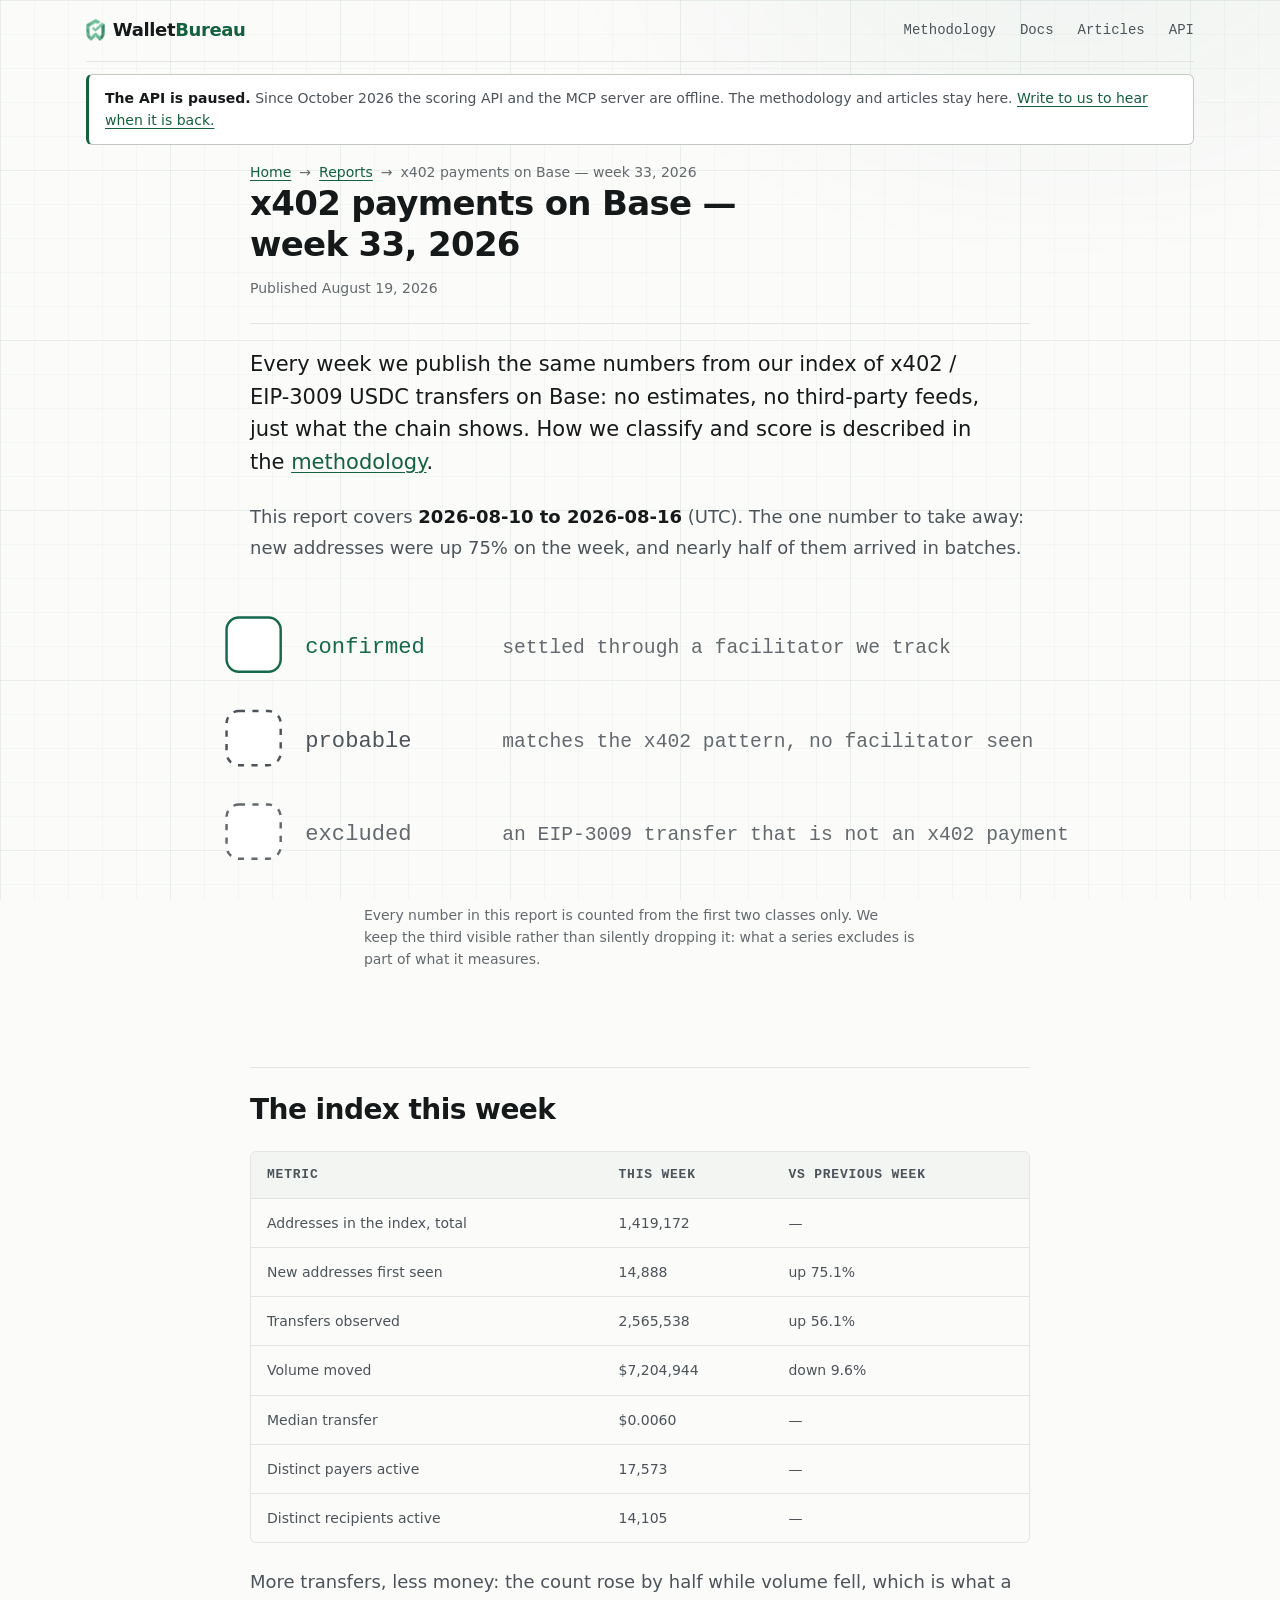
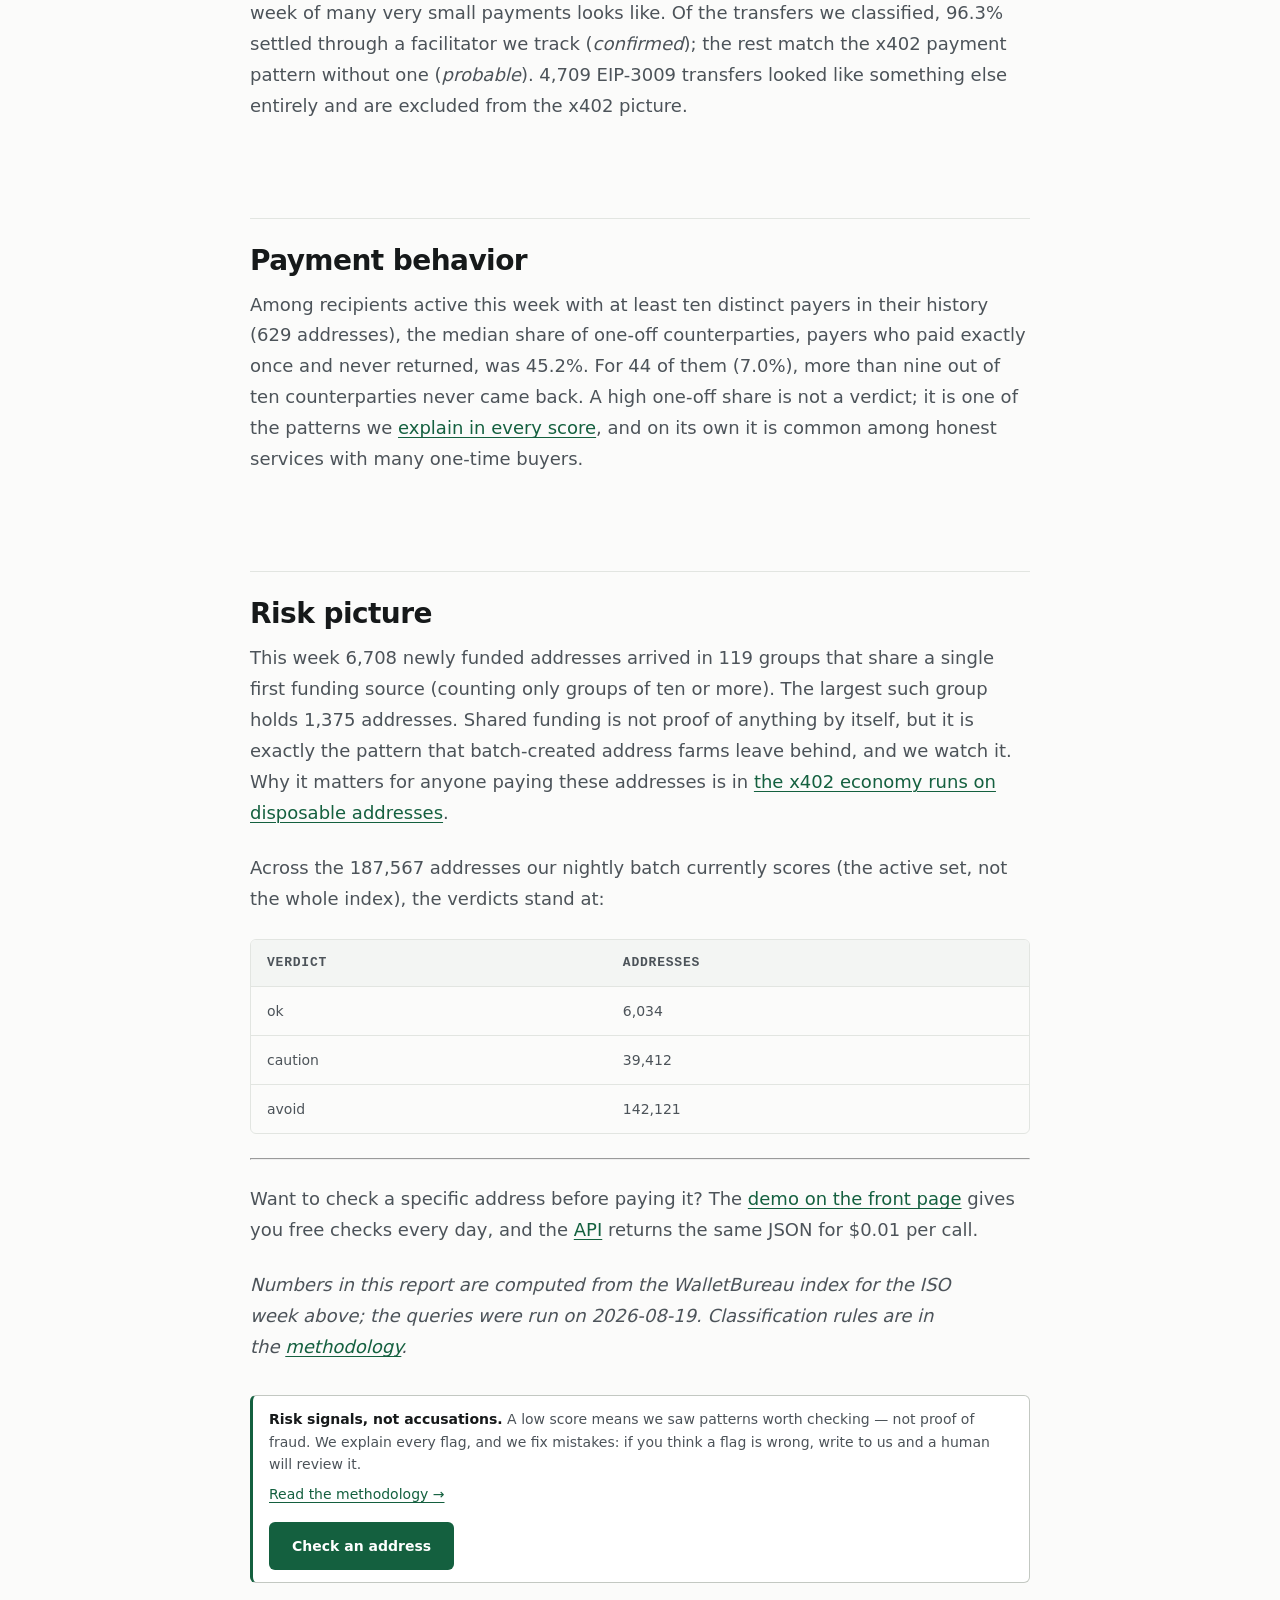
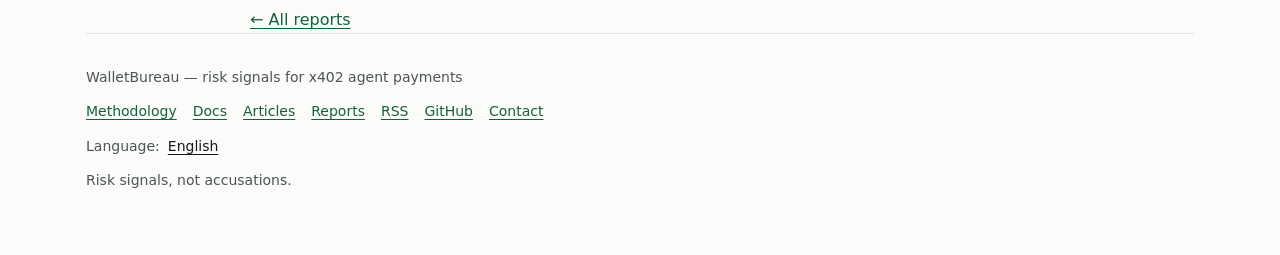
<file: reports/2026-33.html>
<!doctype html>
<html lang="en">
<head>
  <meta charset="utf-8">
  <meta name="viewport" content="width=device-width, initial-scale=1">
  <title>x402 payments on Base — week 33, 2026</title>
  <meta name="description" content="Weekly numbers from the WalletBureau index: 14,888 new addresses (up 75%), $7.2M in x402 USDC transfers on Base, and 45% of new addresses funded in batches.">
  <link rel="canonical" href="https://walletbureau.com/reports/2026-33">
  <link rel="alternate" hreflang="en" href="https://walletbureau.com/reports/2026-33">
  <link rel="alternate" hreflang="x-default" href="https://walletbureau.com/reports/2026-33">
  
  <meta property="og:type" content="article">
  <meta property="og:site_name" content="WalletBureau">
  <meta property="og:title" content="x402 payments on Base — week 33, 2026">
  <meta property="og:description" content="Weekly numbers from the WalletBureau index: 14,888 new addresses (up 75%), $7.2M in x402 USDC transfers on Base, and 45% of new addresses funded in batches.">
  <meta property="og:url" content="https://walletbureau.com/reports/2026-33">
  <meta property="og:locale" content="en">
  <meta property="og:image" content="https://walletbureau.com/assets/og.6d1ebcde.png">
  <meta property="og:image:width" content="1200">
  <meta property="og:image:height" content="630">
  <meta property="og:image:alt" content="WalletBureau — risk signals for x402 agent payments, with the three verdicts: ok, caution, avoid">
  <meta name="twitter:card" content="summary_large_image">
  <link rel="icon" href="/favicon.ico" sizes="16x16 32x32 48x48">
  <link rel="apple-touch-icon" href="/assets/apple-touch-icon.9ba3d42b.png">
  <link rel="stylesheet" href="/assets/styles.d8f90657.css">
  
  
  <script type="application/ld+json">{"@context":"https://schema.org","@graph":[{"@type":"Article","headline":"x402 payments on Base — week 33, 2026","description":"Weekly numbers from the WalletBureau index: 14,888 new addresses (up 75%), $7.2M in x402 USDC transfers on Base, and 45% of new addresses funded in batches.","datePublished":"2026-08-19T00:00:00+00:00","dateModified":"2026-08-19T00:00:00+00:00","inLanguage":"en","author":{"@type":"Organization","name":"WalletBureau","url":"https://walletbureau.com/","description":"Check who your agent is about to pay. A 0-100 score, a verdict and explained risk flags for any Base address, from its full x402 payment history. $0.01 per check, no signup."},"publisher":{"@type":"Organization","name":"WalletBureau","url":"https://walletbureau.com/","description":"Check who your agent is about to pay. A 0-100 score, a verdict and explained risk flags for any Base address, from its full x402 payment history. $0.01 per check, no signup."},"mainEntityOfPage":"https://walletbureau.com/reports/2026-33","image":"https://walletbureau.com/assets/og.6d1ebcde.png"},{"@type":"BreadcrumbList","itemListElement":[{"@type":"ListItem","position":1,"name":"Home","item":"https://walletbureau.com/"},{"@type":"ListItem","position":2,"name":"Reports","item":"https://walletbureau.com/reports"},{"@type":"ListItem","position":3,"name":"x402 payments on Base — week 33, 2026","item":"https://walletbureau.com/reports/2026-33"}]}]}</script>
</head>
<body>
<a class="skip-link" href="#main">Skip to content</a>
<div class="bg" aria-hidden="true"></div>
<div class="wrap">
  <header class="site-header">
    <a class="brand" href="/"><img class="brand__mark" src="/assets/logo-mark.a612749c.png" width="82" height="96" alt="" aria-hidden="true"><span class="brand__name">Wallet<span class="brand__name--accent">Bureau</span></span></a>
    <nav class="nav" aria-label="Main">
      <a href="/methodology">Methodology</a>
      <a href="/docs">Docs</a>
      <a href="/articles">Articles</a>
      <a href="/docs#endpoints">API</a>
    </nav>
  </header>

  <div class="notice notice--info paused-banner" role="status"><p><strong>The API is paused.</strong> Since October 2026 the scoring API and the MCP server are offline. The methodology and articles stay here. <a href="mailto:support@walletbureau.com">Write to us to hear when it is back.</a></p></div>
    <nav class="breadcrumbs read-col" aria-label="Breadcrumb">
    <ol>
      <li><a href="/">Home</a></li>
      <li><a href="/reports">Reports</a></li>
      <li>x402 payments on Base — week 33, 2026</li>
    </ol>
  </nav>

  <main id="main" class="article">
    <article>
      <div class="page-head read-col u-flush-top">
        <h1>x402 payments on Base — week 33, 2026</h1>
        <p class="page-meta">
          <span>Published <time datetime="2026-08-19">August 19, 2026</time></span>
          
          
        </p>
                
      </div>

            

      <div class="prose prose--article u-mt-5"><p>Every week we publish the same numbers from our index of x402 / EIP-3009 USDC
transfers on Base: no estimates, no third-party feeds, just what the chain
shows. How we classify and score is described in the <a href="/methodology">methodology</a>.</p>
<p>This report covers <strong>2026-08-10 to 2026-08-16</strong> (UTC). The one number to take
away: new addresses were up 75% on the week, and nearly half of them arrived
in batches.</p>
<div class="figure-block"><figure class="fig fig--wide">
  <div class="fig__scroll">
    <svg class="fig__stage fig__stage--wide" viewBox="0 0 720 250" role="img" aria-label="Diagram: the three classes every weekly report uses — confirmed, probable and excluded transfers." focusable="false">
    <g class="tone-chain">
      <rect class="film__box" x="24" y="24" width="44" height="44" rx="10"/>
      <text class="film__label film__label--aside" x="88" y="53">confirmed</text>
      <text class="film__note" x="248" y="53">settled through a facilitator we track</text>
    </g>

    <g class="tone-payer">
      <rect class="film__box film__cell--dead" x="24" y="100" width="44" height="44" rx="10"/>
      <text class="film__label film__label--aside" x="88" y="129">probable</text>
      <text class="film__note" x="248" y="129">matches the x402 pattern, no facilitator seen</text>
    </g>

    <g class="tone-dead">
      <rect class="film__box film__cell--dead" x="24" y="176" width="44" height="44" rx="10"/>
      <text class="film__label film__label--aside" x="88" y="205">excluded</text>
      <text class="film__note" x="248" y="205">an EIP-3009 transfer that is not an x402 payment</text>
    </g>
    </svg>
  </div>
  <figcaption class="fig__caption">Every number in this report is counted from the first two classes only. We keep the third visible rather than silently dropping it: what a series excludes is part of what it measures.</figcaption>
</figure>
</div>
<h2 id="the-index-this-week">The index this week</h2>
<div class="table-scroll"><table class="table">
<thead>
<tr>
<th>Metric</th>
<th>This week</th>
<th>vs previous week</th>
</tr>
</thead>
<tbody><tr>
<td>Addresses in the index, total</td>
<td>1,419,172</td>
<td>—</td>
</tr>
<tr>
<td>New addresses first seen</td>
<td>14,888</td>
<td>up 75.1%</td>
</tr>
<tr>
<td>Transfers observed</td>
<td>2,565,538</td>
<td>up 56.1%</td>
</tr>
<tr>
<td>Volume moved</td>
<td>$7,204,944</td>
<td>down 9.6%</td>
</tr>
<tr>
<td>Median transfer</td>
<td>$0.0060</td>
<td>—</td>
</tr>
<tr>
<td>Distinct payers active</td>
<td>17,573</td>
<td>—</td>
</tr>
<tr>
<td>Distinct recipients active</td>
<td>14,105</td>
<td>—</td>
</tr>
</tbody></table>
</div>
<p>More transfers, less money: the count rose by half while volume fell, which
is what a week of many very small payments looks like. Of the transfers we
classified, 96.3% settled through a facilitator we track (<em>confirmed</em>); the
rest match the x402 payment pattern without one (<em>probable</em>). 4,709 EIP-3009
transfers looked like something else entirely and are excluded from the x402
picture.</p>
<h2 id="payment-behavior">Payment behavior</h2>
<p>Among recipients active this week with at least ten distinct payers in their
history (629 addresses), the median share of one-off counterparties, payers
who paid exactly once and never returned, was 45.2%. For 44 of them (7.0%),
more than nine out of ten counterparties never came back. A high one-off share
is not a verdict; it is one of the patterns we <a href="/methodology">explain in every
score</a>, and on its own it is common among honest services with
many one-time buyers.</p>
<h2 id="risk-picture">Risk picture</h2>
<p>This week 6,708 newly funded addresses arrived in 119 groups that share a
single first funding source (counting only groups of ten or more). The largest
such group holds 1,375 addresses. Shared funding is not proof of anything by
itself, but it is exactly the pattern that batch-created address farms leave
behind, and we watch it. Why it matters for anyone paying these addresses is
in <a href="/articles/x402-disposable-addresses">the x402 economy runs on disposable addresses</a>.</p>
<p>Across the 187,567 addresses our nightly batch currently scores (the active
set, not the whole index), the verdicts stand at:</p>
<div class="table-scroll"><table class="table">
<thead>
<tr>
<th>Verdict</th>
<th>Addresses</th>
</tr>
</thead>
<tbody><tr>
<td>ok</td>
<td>6,034</td>
</tr>
<tr>
<td>caution</td>
<td>39,412</td>
</tr>
<tr>
<td>avoid</td>
<td>142,121</td>
</tr>
</tbody></table>
</div>
<hr>
<p>Want to check a specific address before paying it? The
<a href="/">demo on the front page</a> gives you free checks every day, and the
<a href="/docs">API</a> returns the same JSON for $0.01 per call.</p>
<p><em>Numbers in this report are computed from the WalletBureau index for the ISO
week above; the queries were run on 2026-08-19. Classification rules are in
the <a href="/methodology">methodology</a>.</em></p>
</div>
    </article>

    <div class="notice notice--info read-col u-mt-6">
      <p><strong>Risk signals, not accusations.</strong> A low score means we saw patterns worth checking — not proof of fraud. We explain every flag, and we fix mistakes: if you think a flag is wrong, write to us and a human will review it.</p>
      <p><a href="/methodology">Read the methodology →</a></p>
      <p class="u-mt-2"><a class="btn btn--primary" href="/#demo">Check an address</a></p>
    </div>

    <p class="read-col u-mt-5"><a href="/reports">← All reports</a></p>
  </main>

  <footer class="site-footer">
    <p>WalletBureau — risk signals for x402 agent payments</p>
    <ul class="footer-links">
      <li><a href="/methodology">Methodology</a></li>
      <li><a href="/docs">Docs</a></li>
      <li><a href="/articles">Articles</a></li>
      <li><a href="/reports">Reports</a></li>
      <li><a href="/feed.xml">RSS</a></li>
      <li><a href="https://github.com/walletbureau" rel="noopener">GitHub</a></li>
      <li><a href="mailto:support@walletbureau.com">Contact</a></li>
    </ul>
    <div class="lang"><span>Language:</span><ul><li><a href="https://walletbureau.com/reports/2026-33" aria-current="true">English</a></li></ul></div>
    <p>Risk signals, not accusations.</p>
  </footer>

</div>
<script src="/assets/i18n.en.39078ad4.js"></script>
<script src="/assets/app.bf5c8d6c.js" defer></script>
</body>
</html>
</file>
<file: assets/styles.d8f90657.css>
/* ==========================================================================
   WalletBureau — design tokens + prototype stylesheet
   Pure CSS. No external requests. System font stack only.
   Theme: dark by default, light via prefers-color-scheme. No JS switcher.
   ========================================================================== */

:root {
  /* --- Color: surfaces & text (dark, default) ------------------------- */
  --c-bg:            #0e1211;
  --c-surface:       #151b19;
  --c-surface-2:     #1b2220;
  --c-ink:           #e7ece9;   /* 14.6:1 on --c-bg */
  --c-ink-2:         #a7b2ad;   /*  7.5:1 on --c-bg */
  --c-ink-3:         #8b9691;   /*  5.4:1 on --c-bg */
  --c-line:          #28312e;
  --c-line-strong:   #3a4642;
  --c-focus:         #7fd7b0;

  /* --- Color: accent (security green) --------------------------------- */
  --c-accent:        #5fc99a;   /*  9.6:1 on --c-bg */
  --c-accent-ink:    #0e1211;   /* text on accent fill */
  --c-accent-soft:   #13291f;

  /* --- Color: backdrop (grid, glow, dot network) ---------------------- */
  --c-grid:          rgba(95, 201, 154, .028);
  --c-grid-major:    rgba(95, 201, 154, .055);
  --c-glow:          rgba(95, 201, 154, .085);
  --c-net-dot:       rgba(127, 215, 176, .64);
  --c-net-line:      rgba(95, 201, 154, .37);
  --grid-cell:       34px;
  --grid-major:      170px;

  /* --- Color: verdict schemes (word + color, never color alone) ------- */
  --v-ok-fg:         #5fc99a;
  --v-ok-bg:         #13291f;
  --v-ok-border:     #2f7a58;
  --v-caution-fg:    #e0b25c;
  --v-caution-bg:    #2a2314;
  --v-caution-border:#8a6c26;
  --v-avoid-fg:      #ec8078;
  --v-avoid-bg:      #2c1917;
  --v-avoid-border:  #8f4a44;
  --v-neutral-fg:    #a7b2ad;
  --v-neutral-bg:    #1b2220;
  --v-neutral-border:#3a4642;

  /* --- Color: flag severity ------------------------------------------- */
  --sev-low:         #8b9691;
  --sev-med:         #e0b25c;
  --sev-high:        #ec8078;

  /* --- Typography ------------------------------------------------------ */
  --f-sans: system-ui, -apple-system, "Segoe UI", Roboto, sans-serif;
  --f-mono: ui-monospace, SFMono-Regular, Menlo, Consolas, "Liberation Mono", monospace;
  --s-1: 13px;   /* micro label */
  --s-2: 14px;   /* small / code */
  --s-3: 16px;   /* body */
  --s-4: 18px;   /* lede, long-read body */
  --s-5: 21px;   /* h3 */
  --s-6: 28px;   /* h2 */
  --s-7: 34px;   /* page h1 (inner pages) */
  --s-8: 56px;   /* score numeral / hero h1 cap */
  --lh-tight: 1.15;
  --lh-body: 1.6;
  --lh-read: 1.72;
  --measure: 68ch;

  /* --- Spacing (4px step) ---------------------------------------------- */
  --sp-1: 4px;  --sp-2: 8px;  --sp-3: 12px; --sp-4: 16px;
  --sp-5: 24px; --sp-6: 32px; --sp-7: 48px; --sp-8: 64px; --sp-9: 96px;

  /* --- Radii ------------------------------------------------------------ */
  --r-1: 3px; --r-2: 6px; --r-3: 10px; --r-pill: 999px;

  /* --- Shadows (used sparingly; dark theme leans on borders) ----------- */
  --sh-1: 0 1px 2px rgba(0,0,0,.30);
  --sh-2: 0 4px 16px rgba(0,0,0,.35);
  /* Неон под курсором: два ореола, ближний плотный и дальний размытый. */
  --sh-neon: 0 0 0 1px rgba(127, 215, 176, .55), 0 0 16px rgba(95, 201, 154, .40), 0 0 38px rgba(95, 201, 154, .18);
  --sh-neon-soft: 0 0 12px rgba(95, 201, 154, .22);

  /* --- Layout & breakpoints -------------------------------------------- */
  --h-header: 59px;   /* шапка: 16+16 padding, строка бренда и полоса снизу */
  --w-page: 1140px;
  --w-read: 720px;
  --w-text: 780px;   /* колонка чтения в статье: ~80 знаков на строку при 18px */
  --w-media: 886px;  /* схема в статье: 80% контентной области, шире колонки чтения */
  --bp-sm: 480px;
  --bp-md: 720px;
  --bp-lg: 960px;
}

@media (prefers-color-scheme: light) {
  :root {
    --c-bg:            #fbfbfa;
    --c-surface:       #ffffff;
    --c-surface-2:     #f3f5f3;
    --c-ink:           #16191a;   /* 15.8:1 */
    --c-ink-2:         #4c5359;   /*  7.9:1 */
    --c-ink-3:         #63696d;   /*  5.6:1 */
    --c-line:          #e2e5e1;
    --c-line-strong:   #c3c8c2;
    --c-focus:         #16694a;

    --c-accent:        #14603f;   /*  8.4:1 */
    --c-accent-ink:    #ffffff;
    --c-accent-soft:   #e6f0ea;

    /* На светлом фоне зелёный «светится» хуже и грязнит текст — сетка и точки
       здесь заметно бледнее, чем в тёмной теме. */
    --c-grid:          rgba(20, 96, 63, .028);
    --c-grid-major:    rgba(20, 96, 63, .05);
    --c-glow:          rgba(20, 96, 63, .05);
    --c-net-dot:       rgba(20, 96, 63, .5);
    --c-net-line:      rgba(20, 96, 63, .32);

    --v-ok-fg:         #14603f;
    --v-ok-bg:         #e6f0ea;
    --v-ok-border:     #14603f;
    --v-caution-fg:    #74500a;
    --v-caution-bg:    #f6eedc;
    --v-caution-border:#74500a;
    --v-avoid-fg:      #97231e;
    --v-avoid-bg:      #f8e6e4;
    --v-avoid-border:  #97231e;
    --v-neutral-fg:    #4c5359;
    --v-neutral-bg:    #f3f5f3;
    --v-neutral-border:#c3c8c2;

    --sev-low:         #63696d;
    --sev-med:         #74500a;
    --sev-high:        #97231e;

    --sh-neon: 0 0 0 1px rgba(20, 96, 63, .45), 0 6px 18px rgba(20, 96, 63, .28);
    --sh-neon-soft: 0 2px 10px rgba(20, 96, 63, .16);
  }
}

/* ==========================================================================
   Base
   ========================================================================== */

*, *::before, *::after { box-sizing: border-box; }

html { -webkit-text-size-adjust: 100%; }

body {
  margin: 0;
  background: var(--c-bg);
  color: var(--c-ink);
  font-family: var(--f-sans);
  font-size: var(--s-3);
  line-height: var(--lh-body);
  -webkit-font-smoothing: antialiased;
}

h1, h2, h3, h4 { margin: 0; font-weight: 600; letter-spacing: -0.02em; text-wrap: pretty; }
p { margin: 0; text-wrap: pretty; }
ul, ol { margin: 0; padding: 0; }

a { color: var(--c-accent); text-decoration: underline; text-underline-offset: 3px; text-decoration-thickness: 1px; }
a:hover { text-decoration-thickness: 2px; }

:focus-visible { outline: 2px solid var(--c-focus); outline-offset: 2px; border-radius: var(--r-1); }

code, pre, .mono, .num { font-family: var(--f-mono); }
.num { font-variant-numeric: tabular-nums; }

.visually-hidden {
  position: absolute; width: 1px; height: 1px; overflow: hidden;
  clip: rect(0 0 0 0); clip-path: inset(50%); white-space: nowrap;
}

/* ==========================================================================
   Layout
   ========================================================================== */

.wrap { max-width: var(--w-page); margin: 0 auto; padding: 0 var(--sp-4); }
.wrap--read { max-width: var(--w-read); }
.section { padding: var(--sp-7) 0; }
.section + .section { border-top: 1px solid var(--c-line); }
.stack { display: grid; gap: var(--sp-4); }
.stack--lg { display: grid; gap: var(--sp-5); }

.skip-link {
  position: absolute; left: var(--sp-4); top: -60px; z-index: 10;
  background: var(--c-accent); color: var(--c-accent-ink);
  padding: var(--sp-2) var(--sp-4); border-radius: var(--r-2); text-decoration: none;
}
.skip-link:focus { top: var(--sp-3); }

/* --- Header / footer --------------------------------------------------- */

.site-header {
  display: flex; flex-wrap: wrap; align-items: center; justify-content: space-between;
  gap: var(--sp-3) var(--sp-5);
  padding: var(--sp-4) 0; border-bottom: 1px solid var(--c-line);
}
.brand {
  display: inline-flex; align-items: center; gap: var(--sp-2);
  color: var(--c-ink); text-decoration: none;
}
/* Имя набирается как в логотипе — жирный гротеск, «Bureau» акцентом (build.mjs,
   brandNameHtml), — но остаётся текстом: выделяется мышью, находится поиском по странице,
   живёт в словаре одной строкой. Локап картинкой в шапку не ставим (27.08.2026). */
.brand__name { font-family: var(--f-sans); font-weight: 700; font-size: var(--s-4); letter-spacing: -0.02em; }
.brand__name--accent { color: var(--c-accent); }
/* Знак бренда — <img> с фирменными цветами (см. build.mjs): знак объёмный, currentColor
   ему нечего наследовать, и на светлой теме он читается сам. Заглушка-квадрат заменена
   11.08.2026, инлайновый SVG — новым знаком 27.08.2026. Знак выше, чем шире, поэтому
   задана высота, а ширину браузер берёт из атрибутов картинки. */
.brand__mark { height: 22px; width: auto; flex: 0 0 auto; }
.nav { display: flex; flex-wrap: wrap; gap: var(--sp-4) var(--sp-5); font-family: var(--f-mono); font-size: var(--s-2); }
.nav a { color: var(--c-ink-2); text-decoration: none; }
.nav a:hover, .nav a[aria-current="page"] { color: var(--c-ink); text-decoration: underline; }

.site-footer { border-top: 1px solid var(--c-line); padding: var(--sp-6) 0 var(--sp-8); display: grid; gap: var(--sp-3); }
.site-footer p { color: var(--c-ink-2); font-size: var(--s-2); }
.footer-links { display: flex; flex-wrap: wrap; gap: var(--sp-3) var(--sp-4); list-style: none; font-size: var(--s-2); }
.lang { display: inline-flex; flex-wrap: wrap; align-items: baseline; gap: var(--sp-2); font-size: var(--s-2); color: var(--c-ink-2); }
.lang ul { display: flex; flex-wrap: wrap; gap: var(--sp-2) var(--sp-3); list-style: none; }
.lang [aria-current="true"] { color: var(--c-ink); }

/* --- Breadcrumbs -------------------------------------------------------- */

.breadcrumbs { font-size: var(--s-2); color: var(--c-ink-3); padding: var(--sp-4) 0 0; }
.breadcrumbs ol { display: flex; flex-wrap: wrap; gap: var(--sp-2); list-style: none; }
.breadcrumbs li + li::before { content: "→"; margin-right: var(--sp-2); color: var(--c-ink-3); }

/* ==========================================================================
   Buttons, tags, notices
   ========================================================================== */

.btn {
  display: inline-block; font: inherit; font-weight: 600; text-align: center;
  padding: 12px 22px; border-radius: var(--r-2); border: 1px solid transparent;
  cursor: pointer; text-decoration: none; max-width: 100%;
}
.btn--primary { background: var(--c-accent); color: var(--c-accent-ink); }
.btn--primary:hover { filter: brightness(1.08); box-shadow: var(--sh-neon); }
.btn--secondary { background: var(--c-surface-2); color: var(--c-ink); border-color: var(--c-line-strong); }
.btn--secondary:hover { border-color: var(--c-accent); box-shadow: var(--sh-neon-soft); }

/* Разгорается плавно, гаснет — тоже. Тем, кто просил меньше движения, свечение
   достаётся сразу и без перехода: это подсветка состояния, а не анимация. */
@media (prefers-reduced-motion: no-preference) {
  .btn { transition: box-shadow .22s ease, filter .22s ease, border-color .22s ease; }
}
.btn[disabled], .btn[aria-disabled="true"] { opacity: .55; cursor: not-allowed; }
.btn--block { display: block; width: 100%; }
.btn-row { display: flex; flex-wrap: wrap; align-items: center; gap: var(--sp-3) var(--sp-5); }

.btn-mini {
  font-family: var(--f-mono); font-size: var(--s-1); line-height: 1.4;
  background: transparent; color: var(--c-ink-2);
  border: 1px solid var(--c-line-strong); border-radius: var(--r-1);
  padding: 3px 8px; cursor: pointer;
}
.btn-mini:hover { color: var(--c-ink); border-color: var(--c-ink-3); }

.tag {
  display: inline-block; font-family: var(--f-mono); font-size: var(--s-1);
  color: var(--c-ink-2); border: 1px solid var(--c-line-strong);
  border-radius: var(--r-1); padding: 1px 6px; white-space: nowrap;
}

.eyebrow {
  font-family: var(--f-mono); font-size: var(--s-1); letter-spacing: .08em;
  text-transform: uppercase; color: var(--c-ink-3);
}
.caption { font-size: var(--s-2); color: var(--c-ink-3); }

.notice {
  border: 1px solid var(--c-line-strong); border-left-width: 3px;
  border-radius: var(--r-2); background: var(--c-surface);
  padding: var(--sp-3) var(--sp-4); font-size: var(--s-2); color: var(--c-ink-2);
  display: grid; gap: var(--sp-2);
}
.notice strong { color: var(--c-ink); font-weight: 600; }
.notice--error { border-left-color: var(--v-avoid-fg); background: var(--v-avoid-bg); color: var(--c-ink); }
.notice--info  { border-left-color: var(--c-accent); }
/* Пауза API на время заморозки (090): одна строка под шапкой на всех страницах. */
.paused-banner { margin-top: var(--sp-3); }

/* ==========================================================================
   Backdrop — сетка, свечение и сеть точек
   Два слоя, оба под содержимым (z-index: -1) и оба глухие к указателю.
   .bg  — чистый CSS, есть на каждой странице и без JS: клетка и мягкое свечение.
   .bg-net — канвас с точками, его рисует app.js и только там, где в разметке
   стоит [data-bg-net] (сейчас это лендинг). Без JS и при prefers-reduced-motion
   страница остаётся с одной статикой, а не с пустым местом.
   ========================================================================== */

.bg, .bg-net { position: fixed; inset: 0; z-index: -1; pointer-events: none; }

.bg {
  background-image:
    radial-gradient(46rem 30rem at 84% -8%, var(--c-glow), transparent 70%),
    repeating-linear-gradient(to right,  var(--c-grid-major) 0 1px, transparent 1px var(--grid-major)),
    repeating-linear-gradient(to bottom, var(--c-grid-major) 0 1px, transparent 1px var(--grid-major)),
    repeating-linear-gradient(to right,  var(--c-grid) 0 1px, transparent 1px var(--grid-cell)),
    repeating-linear-gradient(to bottom, var(--c-grid) 0 1px, transparent 1px var(--grid-cell));
}

/* Точки живут в верхней части экрана и тают к низу: под плотными карточками
   и таблицами они мешают читать. */
.bg-net > canvas {
  display: block; width: 100%; height: 100%;
  -webkit-mask-image: linear-gradient(to bottom, #000 0 38%, rgba(0,0,0,.4) 72%, transparent 100%);
          mask-image: linear-gradient(to bottom, #000 0 38%, rgba(0,0,0,.4) 72%, transparent 100%);
}

@media print { .bg, .bg-net { display: none; } }

/* ==========================================================================
   Hero
   ========================================================================== */

/* Первый экран отдан герою целиком: следующий блок должен начинаться за сгибом,
   а не выглядывать из-под него краем. Вычитается шапка (--h-header), потому что
   hero идёт сразу под ней. svh, а не vh: на телефоне vh считается по экрану без
   адресной строки, и низ секции уезжает под неё. Строка с vh оставлена первой —
   браузер без поддержки svh возьмёт её и получит почти то же самое.
   Это min-height, а не height: на узком экране контент выше сгиба, и обрезать его
   ради ровного экрана нельзя. */
.hero {
  display: grid; grid-template-columns: 1fr; gap: var(--sp-7);
  align-items: start; align-content: center;
  padding: var(--sp-7) 0;
  min-height: calc(100vh - var(--h-header));
  min-height: calc(100svh - var(--h-header));
}
.hero__title { font-size: clamp(32px, 6.2vw, 48px); line-height: var(--lh-tight); max-width: 18ch; }
.lede { margin-top: var(--sp-4); font-size: var(--s-4); color: var(--c-ink-2); max-width: 54ch; }

@media (min-width: 900px) {
  .hero { grid-template-columns: minmax(0, 1fr) minmax(0, 440px); gap: var(--sp-8); }
}

/* ==========================================================================
   Live counters
   ========================================================================== */

.stats { display: grid; grid-template-columns: repeat(auto-fit, minmax(160px, 1fr)); gap: var(--sp-5); }
.stat__num {
  font-family: var(--f-mono); font-variant-numeric: tabular-nums;
  font-size: var(--s-7); line-height: 1.1; letter-spacing: -0.03em;
}
.stat__label { font-size: var(--s-2); color: var(--c-ink-2); margin-top: 2px; }
.stats-foot { display: flex; flex-wrap: wrap; align-items: center; gap: var(--sp-3); margin-top: var(--sp-4); }

/* ==========================================================================
   Demo form
   ========================================================================== */

.demo { display: grid; gap: var(--sp-4); }
.form { display: grid; gap: var(--sp-3); }
.label { font-family: var(--f-mono); font-size: var(--s-1); letter-spacing: .08em; text-transform: uppercase; color: var(--c-ink-3); }
.field-row { display: flex; flex-wrap: wrap; gap: var(--sp-2); }
.input {
  flex: 1 1 260px; min-width: 0; width: 100%;
  font-family: var(--f-mono); font-size: var(--s-2);
  padding: 12px; color: var(--c-ink); background: var(--c-surface);
  border: 1px solid var(--c-line-strong); border-radius: var(--r-2);
}
.input::placeholder { color: var(--c-ink-3); }
.input[aria-invalid="true"] { border-color: var(--v-avoid-fg); box-shadow: 0 0 0 1px var(--v-avoid-fg); }
.field-error { font-size: var(--s-2); color: var(--v-avoid-fg); }
.hint { font-size: var(--s-2); color: var(--c-ink-3); }

.progress {
  height: 3px; border-radius: 2px; background: var(--c-surface-2); overflow: hidden;
}
.progress > span { display: block; height: 100%; width: 40%; background: var(--c-accent); }
@media (prefers-reduced-motion: no-preference) {
  .progress > span { animation: wb-slide 1.4s ease-in-out infinite; }
}
@keyframes wb-slide { 0% { margin-left: -40%; } 100% { margin-left: 100%; } }

.status-line { display: flex; flex-wrap: wrap; align-items: center; gap: var(--sp-2); font-size: var(--s-2); color: var(--c-ink-2); }

/* ==========================================================================
   Result card
   ========================================================================== */

.card {
  background: var(--c-surface); border: 1px solid var(--c-line);
  border-radius: var(--r-3); overflow: hidden;
}
.card__bar {
  display: flex; flex-wrap: wrap; align-items: center; justify-content: space-between; gap: var(--sp-2);
  padding: var(--sp-3) var(--sp-4);
  background: var(--c-surface-2); border-bottom: 1px solid var(--c-line);
}
.card__body { padding: var(--sp-4); border-bottom: 1px solid var(--c-line); }
.addr { font-family: var(--f-mono); font-size: var(--s-2); color: var(--c-ink-2); word-break: break-all; }
.score-row { display: flex; flex-wrap: wrap; align-items: flex-end; gap: var(--sp-4); margin-top: var(--sp-4); }
.score {
  font-family: var(--f-mono); font-variant-numeric: tabular-nums;
  font-size: var(--s-8); line-height: .9; letter-spacing: -0.04em;
}
.verdict {
  display: inline-block; font-family: var(--f-mono); font-size: var(--s-4); font-weight: 600;
  padding: 4px 12px; border-radius: var(--r-2); border: 1px solid;
}
.verdict--ok      { color: var(--v-ok-fg);      background: var(--v-ok-bg);      border-color: var(--v-ok-border); }
.verdict--caution { color: var(--v-caution-fg); background: var(--v-caution-bg); border-color: var(--v-caution-border); }
.verdict--avoid   { color: var(--v-avoid-fg);   background: var(--v-avoid-bg);   border-color: var(--v-avoid-border); }
.verdict--neutral { color: var(--v-neutral-fg); background: var(--v-neutral-bg); border-color: var(--v-neutral-border); }

.score--ok { color: var(--v-ok-fg); }
.score--caution { color: var(--v-caution-fg); }
.score--avoid { color: var(--v-avoid-fg); }
.score--neutral { color: var(--v-neutral-fg); }

.track { height: 6px; border-radius: 3px; background: var(--c-surface-2); overflow: hidden; margin-top: var(--sp-4); }
.track > span { display: block; height: 100%; background: currentColor; }
.track-scale { display: flex; justify-content: space-between; font-family: var(--f-mono); font-variant-numeric: tabular-nums; font-size: var(--s-1); color: var(--c-ink-3); margin-top: var(--sp-1); }

.flags { list-style: none; padding: var(--sp-2) 0; }
.flag { display: grid; grid-template-columns: minmax(0, 1fr) auto; gap: var(--sp-2) var(--sp-3); padding: var(--sp-3) var(--sp-4); }
.flag + .flag { border-top: 1px solid var(--c-line); }
.flag__code { font-family: var(--f-mono); font-size: var(--s-2); }
.flag__reason { font-size: var(--s-2); color: var(--c-ink-2); }
.sev {
  font-family: var(--f-mono); font-size: var(--s-1); line-height: 1.5;
  border: 1px solid currentColor; border-radius: var(--r-1); padding: 1px 6px;
  height: fit-content; white-space: nowrap;
}
.sev--low  { color: var(--sev-low); }
.sev--med  { color: var(--sev-med); }
.sev--high { color: var(--sev-high); }

.flags-empty {
  display: grid; gap: var(--sp-1); padding: var(--sp-4);
  border-top: 1px solid var(--c-line); border-bottom: 1px solid var(--c-line);
  background: var(--c-accent-soft);
}
.flags-empty strong { font-weight: 600; }

.kv { display: grid; grid-template-columns: repeat(auto-fit, minmax(130px, 1fr)); gap: var(--sp-3) var(--sp-4); margin: 0; padding: var(--sp-4); border-top: 1px solid var(--c-line); }
.kv dt { font-family: var(--f-mono); font-size: var(--s-1); text-transform: uppercase; letter-spacing: .06em; color: var(--c-ink-3); }
.kv dd { margin: 2px 0 0; font-family: var(--f-mono); font-variant-numeric: tabular-nums; font-size: var(--s-2); }
.card__foot { margin: 0; padding: var(--sp-3) var(--sp-4); border-top: 1px solid var(--c-line); font-size: var(--s-2); color: var(--c-ink-3); }

/* ==========================================================================
   Code blocks & tables
   ========================================================================== */

.code {
  margin: 0; padding: var(--sp-4);
  background: var(--c-surface); border: 1px solid var(--c-line); border-radius: var(--r-2);
  font-family: var(--f-mono); font-size: var(--s-2); line-height: 1.65;
  color: var(--c-ink); overflow-x: auto; tab-size: 2;
}
.code .c { color: var(--c-ink-3); }

.table-scroll { overflow-x: auto; border: 1px solid var(--c-line); border-radius: var(--r-2); }
.table { width: 100%; border-collapse: collapse; font-size: var(--s-2); min-width: 480px; }
.table th, .table td { text-align: left; padding: var(--sp-3) var(--sp-4); border-bottom: 1px solid var(--c-line); vertical-align: top; }
.table thead th { background: var(--c-surface-2); font-family: var(--f-mono); font-size: var(--s-1); text-transform: uppercase; letter-spacing: .06em; color: var(--c-ink-2); white-space: nowrap; }
.table tbody tr:last-child td { border-bottom: 0; }
.table code { font-size: var(--s-2); color: var(--c-ink); }
.table .req { color: var(--c-accent); font-family: var(--f-mono); font-size: var(--s-1); }

/* ==========================================================================
   Long-read typography (methodology, docs, articles)
   ========================================================================== */

.page-head { padding: var(--sp-6) 0 var(--sp-5); border-bottom: 1px solid var(--c-line); }
.page-head h1 { font-size: clamp(26px, 5vw, var(--s-7)); line-height: 1.2; max-width: 22ch; }
.page-meta { display: flex; flex-wrap: wrap; gap: var(--sp-2) var(--sp-4); margin-top: var(--sp-3); font-size: var(--s-2); color: var(--c-ink-3); }

.prose { max-width: var(--measure); font-size: var(--s-4); line-height: var(--lh-read); }
.prose > * + * { margin-top: var(--sp-5); }
.prose h2 { font-size: var(--s-6); line-height: 1.25; margin-top: var(--sp-8); scroll-margin-top: var(--sp-5); }
.prose h3 { font-size: var(--s-5); line-height: 1.3; margin-top: var(--sp-6); scroll-margin-top: var(--sp-5); }
.prose h2 + p, .prose h3 + p { margin-top: var(--sp-3); }
.prose ul, .prose ol { padding-left: 1.3em; display: grid; gap: var(--sp-3); }
.prose li { padding-left: .2em; }
.prose li strong { font-weight: 650; }
.prose blockquote {
  margin: 0; padding: var(--sp-2) 0 var(--sp-2) var(--sp-5);
  border-left: 3px solid var(--c-accent); color: var(--c-ink-2);
}
.prose figure { margin: 0; display: grid; gap: var(--sp-2); }
.prose figcaption { font-size: var(--s-2); color: var(--c-ink-3); }
.prose .code, .prose .table-scroll { font-size: var(--s-2); }

/* --- Статья: две ширины и своя типографика (052 §5, M3) -------------------
   Страница статьи живёт в контентной области сайта (1140 − отступы), а внутри неё есть
   две ширины: колонка чтения и схема, которая шире колонки, но не во всю страницу.
   Обе центрованы — текст и схема стоят на одной оси, а не уступом. */
.article { max-width: calc(var(--w-page) - 2 * var(--sp-4)); margin: 0 auto; }
.read-col { max-width: var(--w-text); margin-inline: auto; }

.prose--article { max-width: none; }
.prose--article > * { max-width: var(--w-text); margin-inline: auto; }

/* Заголовок и текст в статье не должны отличаться только кеглем: длинный материал
   разваливается на разделы взглядом, а не чтением. Отсюда три вещи разом — текст тише
   заголовка на один тон, у h2 линия сверху, первый абзац работает лидом. */
.prose--article { color: var(--c-ink-2); }
.prose--article h2, .prose--article h3, .prose--article strong, .prose--article th { color: var(--c-ink); }
.prose--article h2 {
  margin-top: var(--sp-9);
  padding-top: var(--sp-5);
  border-top: 1px solid var(--c-line);
}
.prose--article > p:first-child { font-size: var(--s-5); line-height: 1.55; color: var(--c-ink); }

/* --- Схема в статье ------------------------------------------------------
   Обычный блок в потоке: где написана — там и стоит. Ни обтекания текстом, ни второй
   колонки (052 §4.2): вертикальный блок рядом с текстом требует пяти абзацев подряд и
   разъезжается на каждой второй ширине окна.

   Ширина блока — 80% контентной области, то есть шире колонки чтения: схема — не иллюстрация
   внутри абзаца, а отдельный кадр. Высота при этом ограничена экраном: схемы нарисованы на
   вертикальной сетке 350×560, и без потолка блок в 886 px даёт 1418 px высоты — кадр, который
   целиком не виден никогда. Потолок сжимает схему целиком (SVG вписывается в бокс сам),
   поэтому ни одна из них не перерисована. */
.figure-block, .prose--article > .figure-block {
  display: grid;
  max-width: min(100%, var(--w-media));
  margin-inline: auto;
}
.figure-block > * { min-width: 0; }
.figure-block .film__stage,
.figure-block .fig__stage {
  max-width: none;
  max-height: min(80vh, 780px);
}

/* Статичная схема: тот же набор примитивов, что у схемы-фильма, но без кадров и движка. */
/* margin: 0 — своё, а не от `.prose figure`: у <figure> есть отступы по умолчанию
   (0 40px), и вне прозы схема из-за них становится уже своего блока. */
.fig { margin: 0; display: grid; justify-items: center; gap: var(--sp-3); }
.fig__stage { display: block; width: 100%; height: auto; }
/* Широкая схема на узком экране не сжимается до нечитаемого, а прокручивается вбок — тем
   же способом, каким это уже решено у широкой таблицы (`.table-scroll`). Ниже 560 px
   подписи в ней ушли бы под 12 px, а это не схема, а орнамент.

   Прокручивается только сама схема, а не подпись под ней: подпись — текст, и уезжать
   вбок вместе с картинкой ей незачем. Отсюда отдельная обёртка вокруг `<svg>`. */
.fig__scroll { width: 100%; overflow-x: auto; }
.fig__stage--wide { min-width: 560px; }
/* Подпись схемы — своим правилом, а не от `.prose figcaption`: схема стоит и вне прозы
   (полигон), и выглядеть там как обычный абзац она не должна. */
.fig__caption { max-width: 62ch; font-size: var(--s-2); line-height: var(--lh-body); color: var(--c-ink-3); }

/* Название схемы. На лендинге его роль играет h2 секции, в статье — своя строка: заголовок
   раздела принадлежит статье, а не схеме. Он же работает титром в ролике 9:16 (052 §5, M1),
   поэтому живёт в партиале, а не в шаблоне страницы. */
.film__title {
  font-family: var(--f-mono); font-size: var(--s-2); line-height: 1.35;
  letter-spacing: .02em; color: var(--c-ink-2); text-align: center;
}

.ph {
  border: 1px dashed var(--c-line-strong); border-radius: var(--r-2);
  background: repeating-linear-gradient(135deg, transparent 0 8px, var(--c-surface-2) 8px 16px);
  display: grid; place-items: center; min-height: 180px; padding: var(--sp-5);
}
.ph span { font-family: var(--f-mono); font-size: var(--s-2); color: var(--c-ink-3); text-align: center; }

/* --- Content: article and report lists (051) ----------------------------- */

.entry-list { list-style: none; display: grid; gap: var(--sp-6); }
.entry { display: grid; gap: var(--sp-2); }
.entry + .entry { border-top: 1px solid var(--c-line); padding-top: var(--sp-6); }
.entry__date { font-family: var(--f-mono); font-size: var(--s-1); letter-spacing: .08em; text-transform: uppercase; color: var(--c-ink-3); }
.entry__title { font-size: var(--s-5); line-height: 1.3; }
.entry__title a { color: var(--c-ink); text-decoration: none; }
.entry__title a:hover { color: var(--c-accent); text-decoration: underline; }
.entry__lede { color: var(--c-ink-2); font-size: var(--s-3); line-height: var(--lh-body); max-width: var(--measure); }

/* --- Table of contents -------------------------------------------------- */

.toc {
  border: 1px solid var(--c-line); border-radius: var(--r-2);
  background: var(--c-surface); padding: var(--sp-4); display: grid; gap: var(--sp-3);
}
.toc h2, .toc p.toc__title { font-family: var(--f-mono); font-size: var(--s-1); letter-spacing: .08em; text-transform: uppercase; color: var(--c-ink-3); font-weight: 600; }
.toc ol, .toc ul { list-style: none; display: grid; gap: var(--sp-2); font-size: var(--s-2); }
.toc a { color: var(--c-ink-2); text-decoration: none; }
.toc a:hover { color: var(--c-accent); text-decoration: underline; }

.doc-layout { display: grid; grid-template-columns: 1fr; gap: var(--sp-6); padding: var(--sp-6) 0 var(--sp-8); }
@media (min-width: 960px) {
  .doc-layout { grid-template-columns: 220px minmax(0, 1fr); gap: var(--sp-8); align-items: start; }
  .doc-layout .toc { position: sticky; top: var(--sp-5); }
}

/* ==========================================================================
   Developers block, disclaimer, 404
   ========================================================================== */

.dev-grid { display: grid; grid-template-columns: 1fr; gap: var(--sp-5); align-items: start; }
@media (min-width: 900px) { .dev-grid { grid-template-columns: minmax(0, 1fr) minmax(0, 1.15fr); gap: var(--sp-8); } }
.price-line { font-family: var(--f-mono); font-size: var(--s-2); color: var(--c-ink-2); }
.optional-line {
  display: flex; flex-wrap: wrap; gap: var(--sp-2) var(--sp-3); align-items: baseline;
  border: 1px dashed var(--c-line-strong); border-radius: var(--r-2); padding: var(--sp-3) var(--sp-4);
  font-size: var(--s-2); color: var(--c-ink-2);
}

.disclaimer { max-width: 62ch; display: grid; gap: var(--sp-4); }
.disclaimer p { font-size: var(--s-4); color: var(--c-ink-2); }

.page-404 { padding: var(--sp-9) 0; display: grid; gap: var(--sp-4); max-width: 46ch; }
.page-404 h1 { font-size: clamp(28px, 6vw, 40px); line-height: 1.15; }

/* ==========================================================================
   States playground (prototype-only scaffolding)
   ========================================================================== */

.lab { display: grid; gap: var(--sp-6); padding: var(--sp-6) 0 var(--sp-9); }
.lab__item { display: grid; gap: var(--sp-3); }
.lab__head { display: flex; flex-wrap: wrap; align-items: baseline; gap: var(--sp-3); border-bottom: 1px solid var(--c-line); padding-bottom: var(--sp-2); }
.lab__num { font-family: var(--f-mono); font-size: var(--s-1); color: var(--c-ink-3); }
.lab__title { font-size: var(--s-5); }
.lab__note { font-size: var(--s-2); color: var(--c-ink-3); max-width: var(--measure); }
.lab__frame { max-width: 640px; }

/* ==========================================================================
   Утилиты вместо атрибута style
   CSP витрины запрещает инлайновые стили (style-src 'self'), поэтому переносим
   в классы то, что в прототипе стояло атрибутом. Обнаружено Lighthouse 11.08.2026:
   полоса скора рисовалась во всю ширину, блок демо терял отбивку.
   ========================================================================== */

.u-mt-1 { margin-top: var(--sp-1); }
.u-mt-2 { margin-top: var(--sp-2); }
.u-mt-5 { margin-top: var(--sp-5); }
.u-mt-6 { margin-top: var(--sp-6); }
.u-h2 { font-size: var(--s-6); }
.u-h3 { font-size: var(--s-5); }
.u-flush-top { padding-top: 0; }

.demo--split { margin-top: var(--sp-7); padding-top: var(--sp-5); border-top: 1px solid var(--c-line); }
.dev-copy { color: var(--c-ink-2); max-width: 46ch; }
.page-404 .lede-404 { color: var(--c-ink-2); font-size: var(--s-4); }

/* Ширина полосы у живого результата задаётся из JS (CSSOM разрешён), у статичного
   примера на лендинге — классом: атрибут style до браузера не доедет. */
/* Ширина полосы = скор. В разметке она классом, а не инлайном (CSP), поэтому классов
   ровно столько, сколько состояний в колоде. JS поверх этого анимирует ширину через CSSOM. */
.track__fill--sample-ok { width: 72%; }
.track__fill--sample-caution { width: 51%; }
.track__fill--sample-avoid { width: 34%; }

/* ==========================================================================
   Колода вердиктов (герой лендинга)
   Все состояния лежат в разметке, JS только переставляет is-live. Кадры стоят
   в одной ячейке грида: высота блока — по самому высокому, соседи не прыгают.
   Неактивный кадр visibility: hidden, а не display: none — так он уходит из
   дерева доступности, но участвует в кросс-фейде.
   ========================================================================== */

.deck { display: grid; gap: var(--sp-3); --deck-dwell: 5s; }
.deck__stack { display: grid; }
.deck__card { grid-area: 1 / 1; align-self: start; visibility: hidden; opacity: 0; }
.deck__card.is-live { visibility: visible; opacity: 1; }

@media (prefers-reduced-motion: no-preference) {
  .deck__card { transform: translateY(10px); transition: opacity .42s ease, transform .42s cubic-bezier(.2,.7,.3,1), visibility .42s; }
  .deck__card.is-live { transform: none; }
  .deck__card .track > span { transition: width .8s cubic-bezier(.4,0,.2,1); }
  .deck__card.is-live .verdict { animation: wb-verdict .55s cubic-bezier(.2,.7,.3,1) both; }
  .deck__card.is-live .flag { animation: wb-rise .45s ease both; }
  .deck__card.is-live .flag:nth-child(2) { animation-delay: .07s; }
  .deck__card.is-live .flag:nth-child(3) { animation-delay: .14s; }
}

/* Вспышка вердикта — в его собственном цвете: currentColor уже задан классом
   verdict--ok / --caution / --avoid, отдельного токена на свечение не нужно. */
@keyframes wb-verdict {
  0%   { transform: scale(.9);  opacity: .35; box-shadow: none; }
  55%  { box-shadow: 0 0 22px -4px currentColor; }
  100% { transform: none; opacity: 1; box-shadow: none; }
}
@keyframes wb-rise { from { opacity: 0; transform: translateY(6px); } to { opacity: 1; transform: none; } }

/* ==========================================================================
   Схема-фильм: четыре кадра в одном SVG
   Общий движок для лендинга и будущих схем в статьях. Правила те же, что у колоды:
   все кадры лежат в разметке, JS переставляет is-live, без JS остаётся первый кадр.
   Рёбра статичны всегда — они и есть схема; движется только то, что течёт по ним.
   ========================================================================== */

.film { display: grid; gap: var(--sp-5); }
.film__stage { display: block; width: 100%; height: auto; max-width: 780px; margin: 0 auto; }

/* Раскладки одной и той же схемы: широкая (720×300) на десктопе, вертикальная (350×560)
   на телефоне и в ролике 9:16. Кадры у них общие по смыслу и по классам — движок
   переключает кадр во всех раскладках сразу, а показана всегда ровно одна.
   Символы <defs> лежат отдельной скрытой сценой: одна копия id на обе раскладки.

   Переключение висит на `.film--dual`, а не на самих раскладках: у схемы в статье
   раскладка одна — вертикальная (052 §4.5), и она обязана быть видна на любой ширине.
   Правило «спрятать вертикальную» без этого условия скрывало бы её насовсем. */
.film__defs { display: none; }
.film--dual .film__stage--tall { display: none; }

@media (max-width: 700px) {
  .film--dual .film__stage--wide { display: none; }
  .film--dual .film__stage--tall { display: block; }
}

/* Вертикальная раскладка нарисована под узкий кадр, поэтому кегли в ней свои: viewBox
   вдвое уже, и подписи широкой схемы читались бы в ней вдвое крупнее нужного. На экране
   360 px это даёт 13 px эффективных у подписи узла — минимум, ниже которого текст в
   схеме не имеет смысла. */
:is(.film__stage--tall, .fig__stage) .film__label,
:is(.film__stage--tall, .fig__stage) .film__word { font-size: 14px; }
:is(.film__stage--tall, .fig__stage) .film__edge-label,
:is(.film__stage--tall, .fig__stage) .film__tag-text { font-size: 13px; }

/* Горизонтальная схема: та же кухня, но кегли в единицах viewBox крупнее.
   Причина арифметическая: подпись обязана остаться не мельче 12 px на экране 360 px, то
   есть быть не меньше 1/30 ширины viewBox. У вертикальной схемы (350) это 12-14 px, у
   широкой (720) — 18-24. Правила стоят ПОСЛЕ общих: специфичность та же, решает порядок. */
.fig__stage--wide .film__label,
.fig__stage--wide .film__word { font-size: 18px; }
.fig__stage--wide .film__note,
.fig__stage--wide .film__addr,
.fig__stage--wide .film__edge-label,
.fig__stage--wide .film__legend-text,
.fig__stage--wide .film__tag-text { font-size: 16px; }
.fig__stage--wide .film__stat { font-size: 40px; }
.fig__stage--wide .film__stat-note { font-size: 16px; }

/* Тон задаётся один раз на группе, всё внутри берёт его через currentColor: так
   перекраска узла — одно анимируемое свойство, а не пять. Тона общие у схемы-фильма и у
   статичной схемы (`.fig`): рисуются они одним набором примитивов, и разойтись цветом
   значило бы получить два разных языка на одной странице. */
:is(.film, .fig) .tone-payer   { color: var(--c-ink-2); }
:is(.film, .fig) .tone-ok      { color: var(--v-ok-fg); }
:is(.film, .fig) .tone-caution { color: var(--v-caution-fg); }
:is(.film, .fig) .tone-avoid   { color: var(--v-avoid-fg); }
:is(.film, .fig) .tone-us    { color: var(--c-accent); }
:is(.film, .fig) .tone-chain { color: var(--c-focus); }
:is(.film, .fig) .tone-dead  { color: var(--c-ink-3); }

.film__box { fill: var(--c-surface); stroke: currentColor; stroke-width: 2; }
.film__glyph { fill: none; stroke: currentColor; stroke-width: 2; stroke-linecap: round; }
.film__glyph-dot { fill: currentColor; }

.film__label { fill: currentColor; font-family: var(--f-mono); font-size: 13px; text-anchor: middle; }
.film__word { fill: currentColor; font-family: var(--f-mono); font-size: 13px; letter-spacing: .1em; text-anchor: middle; }
.film__edge-label { fill: currentColor; font-family: var(--f-mono); font-size: 12px; text-anchor: middle; }
.film__legend-text { fill: var(--c-ink-2); font-family: var(--f-mono); font-size: 13px; }

/* Подпись сбоку от вертикального ребра: у горизонтальных подписей якорь по центру
   ребра, у вертикальных центрировать не по чему — они стоят колонкой справа. */
.film__edge-label--aside,
.film__label--aside { text-anchor: start; }

.film__edge { fill: none; stroke: currentColor; stroke-width: 2; }
/* Пунктир — не украшение: им нарисовано то, чего не произошло (возврат, который не
   пришёл; платёж, который не ушёл). Рядом с ним всегда стоит слово. */
.film__edge--dead { stroke-dasharray: 6 7; opacity: .55; }
.film__tip { fill: none; stroke: currentColor; stroke-width: 2; stroke-linecap: round; stroke-linejoin: round; }

.film__pkt { opacity: 0; }
.film__pkt-core { fill: currentColor; }
.film__pkt-halo { fill: currentColor; opacity: .16; }

.film__shield-plate { fill: var(--c-surface); stroke: currentColor; stroke-width: 2; }
.film__shield-mark { fill: none; stroke: currentColor; stroke-width: 3.4; stroke-linecap: round; stroke-linejoin: round; }

.film__bee { color: var(--v-ok-fg); opacity: .6; }
.film__bee--bad { color: var(--v-avoid-fg); opacity: 1; }

.film__tag-box { fill: var(--v-avoid-bg); stroke: currentColor; stroke-width: 1.5; }
.film__tag-text { fill: currentColor; font-family: var(--f-mono); font-size: 12px; letter-spacing: .08em; text-anchor: middle; }
.film__cross { color: var(--v-avoid-fg); fill: none; stroke: currentColor; stroke-width: 2.5; stroke-linecap: round; }
/* Ярлык без вердикта: у ярлыка из кадра про мошенника заливка красная по смыслу — это
   обвинение. Пометка «использован один раз» обвинением не является. */
.film__tag-box--calm { fill: var(--c-surface-2); }

/* --- Примитивы схем про популяцию адресов (052 §5, M3) --------------------
   Ими нарисованы схема жизни адреса и обе статичные схемы статьи. Живут рядом с
   примитивами схемы-фильма и по тем же правилам: цвет — только тоном на группе,
   смысл — словом рядом. */

/* Ячейка сетки «весь индекс»: адрес, которого больше нет, — серый И пунктирный,
   а в легенде рядом стоит слово. Одного цвета мало по правилу бренда. */
.film__cell--dead { stroke-dasharray: 5 6; }

/* Адрес внутри коробки. У статичных схем узел — это адрес, и подписан он тем, чем и
   является: глиф агента там врал бы (платит агент, получает адрес). */
.film__addr { fill: currentColor; font-family: var(--f-mono); font-size: 13px; text-anchor: middle; }

/* Крупное число — то единственное, ради чего кадр существует. */
.film__stat { fill: currentColor; font-family: var(--f-mono); font-size: 34px; text-anchor: middle; }
.film__stat-note { fill: var(--c-ink-2); font-family: var(--f-mono); font-size: 14px; text-anchor: middle; }

/* Ось времени: отметка события и кольцо вокруг той, где ещё можно действовать. */
.film__mark { fill: var(--c-surface); stroke: currentColor; stroke-width: 2; }
.film__ring { fill: none; stroke: currentColor; stroke-width: 2; opacity: 0; }

/* Доля в столбике распределения: читается длиной, подписана словом и числом. */
.film__bar { fill: currentColor; fill-opacity: .18; stroke: currentColor; stroke-width: 1.5; }
.film__lead { fill: none; stroke: var(--c-line-strong); stroke-width: 1; }
.film__note { fill: var(--c-ink-3); font-family: var(--f-mono); font-size: 13px; }
/* Модификатор — после базового класса: с той же специфичностью решает порядок в файле,
   и объявленный выше он молча проиграл бы (грабля из M2). */
.film__note--mid { text-anchor: middle; }

/* Состояния, которые кадр доигрывает до конца: в покое их не видно. */
.film__word--after, .film__tag, .film__cross { opacity: 0; }
.film__node--turns { color: var(--c-ink-2); }
/* Узел, который не краснеет, а гаснет: адрес не оказался мошенником — он просто больше
   никогда не появился. Разница смысловая, поэтому и класс отдельный. */
.film__node--fades { color: var(--c-ink-2); }
/* Кольцо вокруг отметки на оси времени: в покое его нет, оно только пульсирует. */
.film__ring { transform-box: fill-box; transform-origin: center; }

/* Сколько держится кадр. Живёт рядом со схемой, а не в JS: движок читает --dwell
   с самого кадра, поэтому длительность и таймлайн анимации правит один человек
   в одном месте. */
.film__beat--trade  { --dwell: 6s; }
.film__beat--swarm  { --dwell: 5s; }
.film__beat--scam   { --dwell: 6.5s; }
.film__beat--shield { --dwell: 8s; }

/* Схема «жизнь адреса» — статья про одноразовые адреса (052 §5, M3). Цикл 24.5 с. */
.film__beat--merchant { --dwell: 6.5s; }
.film__beat--once     { --dwell: 6s; }
.film__beat--scale    { --dwell: 5.5s; }
.film__beat--window   { --dwell: 6.5s; }

.film__beat { visibility: hidden; opacity: 0; }
.film__beat.is-live { visibility: visible; opacity: 1; }

.film__captions { display: grid; }
.film__caption {
  grid-area: 1 / 1; margin: 0 auto; max-width: 62ch;
  text-align: center; color: var(--c-ink-2); font-size: var(--s-4); line-height: var(--lh-body);
  visibility: hidden; opacity: 0;
}
.film__caption.is-live { visibility: visible; opacity: 1; }

@media (prefers-reduced-motion: no-preference) {
  .film__beat, .film__caption { transition: opacity .45s ease, visibility .45s; }

  /* --- Кадр 1: платёж туда, товар обратно ----------------------------- */
  .film__beat--trade.is-live .film__node { animation: wb-rise .5s ease both; }
  .film__beat--trade.is-live .film__node--seller { animation-delay: .12s; }
  .film__stage--wide .film__beat--trade.is-live .film__pkt--pay  { animation: wb-pkt-right 1.8s .5s linear both; }
  .film__stage--wide .film__beat--trade.is-live .film__pkt--back { animation: wb-pkt-left 1.8s 2.9s linear both; }
  .film__stage--tall .film__beat--trade.is-live .film__pkt--pay  { animation: wb-pkt-down 1.8s .5s linear both; }
  .film__stage--tall .film__beat--trade.is-live .film__pkt--back { animation: wb-pkt-up 1.8s 2.9s linear both; }
  .film__beat--trade.is-live .film__node--seller .film__box { animation: wb-box-hit .6s 2.2s ease both; }

  /* --- Кадр 2: рой ----------------------------------------------------- */
  .film__beat--swarm.is-live .film__bee { animation: wb-bee-in .45s var(--delay, 0s) ease both; }
  /* Красные приходят последними и потом дышат: глаз находит их сам, но слово в
     легенде всё равно стоит рядом — цвет один смысла не несёт. */
  .film__beat--swarm.is-live .film__bee--bad {
    animation: wb-bee-in-bad .45s var(--delay, 0s) ease both, wb-bee-alarm 1.6s ease-in-out 1.1s infinite;
  }
  .film__beat--swarm.is-live .film__legend { animation: wb-rise .5s .9s ease both; }

  /* --- Кадр 3: платёж ушёл, ответа нет --------------------------------- */
  .film__beat--scam.is-live .film__node { animation: wb-rise .5s ease both; }
  .film__stage--wide .film__beat--scam.is-live .film__pkt--pay { animation: wb-pkt-right 1.8s .5s linear both; }
  .film__stage--tall .film__beat--scam.is-live .film__pkt--pay { animation: wb-pkt-down 1.8s .5s linear both; }
  .film__beat--scam.is-live .film__node--turns .film__box { animation: wb-box-hit .6s 2.2s ease both; }
  .film__beat--scam.is-live .film__cross { animation: wb-pop .5s 3.4s ease both; }
  .film__beat--scam.is-live .tone-dead .film__edge-label { animation: wb-rise .5s 3.4s ease both; }
  .film__beat--scam.is-live .film__node--turns { animation: wb-turn-red .9s 4s ease both; }
  .film__beat--scam.is-live .film__word--before { animation: wb-fade-out .4s 4s ease both; }
  .film__beat--scam.is-live .film__word--after { animation: wb-pop .5s 4.4s ease both; }
  .film__beat--scam.is-live .film__tag { animation: wb-rise .5s 4.8s ease both; }

  /* --- Кадр 4: щит ------------------------------------------------------ */
  .film__beat--shield.is-live .film__node { animation: wb-rise .5s ease both; }
  .film__beat--shield.is-live .film__shield { animation: wb-rise .5s .1s ease both, wb-shield-pulse 8s linear .1s both; }
  .film__stage--wide .film__beat--shield.is-live .film__pkt--probe  { animation: wb-pkt-bounce 2.8s .6s ease-in-out both; }
  .film__stage--wide .film__beat--shield.is-live .film__pkt--probe2 { animation: wb-pkt-probe 1s 4s linear both; }
  .film__stage--wide .film__beat--shield.is-live .film__pkt--let    { animation: wb-pkt-diag 1.3s 5.1s linear both; }
  .film__stage--tall .film__beat--shield.is-live .film__pkt--probe  { animation: wb-pkt-v-bounce 2.8s .6s ease-in-out both; }
  .film__stage--tall .film__beat--shield.is-live .film__pkt--probe2 { animation: wb-pkt-v-probe 1s 4s linear both; }
  .film__stage--tall .film__beat--shield.is-live .film__pkt--let    { animation: wb-pkt-v-diag 1.3s 5.1s linear both; }
  .film__beat--shield.is-live .film__node--block .film__box { animation: wb-box-hit .7s 1.9s ease both; }
  .film__beat--shield.is-live .film__node--pass .film__box  { animation: wb-box-hit .7s 6.3s ease both; }

  /* ======================================================================
     Схема «жизнь адреса»: как долго живёт адрес, которому платят (052 §5, M3)
     Задержка входа приходит переменной --delay, а не отдельным правилом с
     animation-delay: сокращение `animation` в правиле кадра сбрасывает задержку в 0,
     и правило-задержка с меньшей специфичностью молча проигрывает ему.
     ====================================================================== */

  /* --- Кадр 1: адрес, который держат годами --------------------------- */
  .film__beat--merchant.is-live .film__node { animation: wb-rise .5s var(--delay, 0s) ease both; }
  .film__beat--merchant.is-live .film__pkt--p1 { animation: wb-life-p1 1.4s .5s linear both; }
  .film__beat--merchant.is-live .film__pkt--p2 { animation: wb-life-p2 1.4s 1.9s linear both; }
  .film__beat--merchant.is-live .film__pkt--p3 { animation: wb-life-p3 1.4s 3.3s linear both; }
  /* Три прихода денег — один анимация с тремя вспышками: три отдельные анимации одного и
     того же свойства с разными задержками спорят за него заливкой (both). */
  .film__beat--merchant.is-live .film__node--keeps .film__box { animation: wb-life-hits 5s 1.3s linear both; }
  .film__beat--merchant.is-live .film__tag { animation: wb-rise .5s 5s ease both; }

  /* --- Кадр 2: адрес, которому заплатили один раз --------------------- */
  .film__beat--once.is-live .film__node { animation: wb-rise .5s var(--delay, 0s) ease both; }
  .film__beat--once.is-live .film__pkt--pay { animation: wb-pkt-down 1.8s .5s linear both; }
  .film__beat--once.is-live .film__node--fades .film__box { animation: wb-box-hit .6s 2.2s ease both; }
  .film__beat--once.is-live .film__node--fades { animation: wb-rise .5s .12s ease both, wb-turn-grey .9s 3.2s ease both; }
  .film__beat--once.is-live .film__word--before { animation: wb-fade-out .4s 3.2s ease both; }
  .film__beat--once.is-live .film__word--after { animation: wb-pop .5s 3.6s ease both; }
  .film__beat--once.is-live .film__tag { animation: wb-rise .5s 4.2s ease both; }

  /* --- Кадр 3: вся популяция ------------------------------------------ */
  .film__beat--scale.is-live .film__cell { animation: wb-rise .5s var(--delay, 0s) ease both; }
  .film__beat--scale.is-live .film__stat { animation: wb-pop .5s 1.5s ease both; }
  .film__beat--scale.is-live .film__stat-note { animation: wb-rise .5s 1.7s ease both; }
  .film__beat--scale.is-live .film__legend { animation: wb-rise .5s 2s ease both; }

  /* --- Кадр 4: единственный момент, когда можно действовать ----------- */
  .film__beat--window.is-live .film__step { animation: wb-rise .5s var(--delay, 0s) ease both; }
  .film__beat--window.is-live .film__ring { animation: wb-ring 2.4s 1.9s ease-out infinite; }

  /* Читают схему — время не идёт. */
  /* Пауза — только по наведению на саму схему. Раньше сюда входил и :focus-within,
     но после клика фокус остаётся на кнопке кадра, и новый кадр застывал недоигранным. */
  .film__stage:hover .film__beat * { animation-play-state: paused; }
}

/* Задержки входа — одной шкалой на все схемы и переменной, а не свойством animation-delay.
   Причина найдена в бою: правило кадра задаёт анимацию сокращением `animation`, а оно
   сбрасывает animation-delay в 0. Правило-задержка с меньшей специфичностью проигрывает
   ему молча — ступенчатый вход роя на лендинге так и не работал, все 32 элемента
   появлялись разом. Переменная в спор за одно свойство не вступает. */
.film__d0 { --delay: .05s; }
.film__d1 { --delay: .15s; }
.film__d2 { --delay: .25s; }
.film__d3 { --delay: .35s; }
.film__d4 { --delay: .45s; }
.film__d5 { --delay: .55s; }
.film__d6 { --delay: .65s; }

@keyframes wb-pkt-right { 0% { opacity: 0; transform: none; } 10%, 88% { opacity: 1; } 100% { opacity: 0; transform: translateX(420px); } }
@keyframes wb-pkt-left  { 0% { opacity: 0; transform: none; } 10%, 88% { opacity: 1; } 100% { opacity: 0; transform: translateX(-420px); } }
@keyframes wb-pkt-probe { 0% { opacity: 0; transform: none; } 12%, 85% { opacity: 1; } 100% { opacity: 0; transform: translateX(170px); } }
@keyframes wb-pkt-diag  { 0% { opacity: 0; transform: none; } 10%, 88% { opacity: 1; } 100% { opacity: 0; transform: translate(190px, -59px); } }

/* То же движение в вертикальной раскладке. Длительности общие с широкой — по ним
   выставлены вспышки узлов, которые от геометрии не зависят; разные только расстояния. */
@keyframes wb-pkt-down    { 0% { opacity: 0; transform: none; } 10%, 88% { opacity: 1; } 100% { opacity: 0; transform: translateY(198px); } }
@keyframes wb-pkt-up      { 0% { opacity: 0; transform: none; } 10%, 88% { opacity: 1; } 100% { opacity: 0; transform: translateY(-198px); } }
@keyframes wb-pkt-v-probe { 0% { opacity: 0; transform: none; } 12%, 85% { opacity: 1; } 100% { opacity: 0; transform: translateY(82px); } }
@keyframes wb-pkt-v-diag  { 0% { opacity: 0; transform: none; } 10%, 88% { opacity: 1; } 100% { opacity: 0; transform: translate(-74px, 93px); } }

/* Платёж мошеннику доходит до щита и возвращается плательщику. Обратно он идёт уже
   красным: те же деньги, но с вердиктом. */
@keyframes wb-pkt-bounce {
  0%   { opacity: 0; transform: none; color: var(--c-focus); }
  10%  { opacity: 1; }
  42%  { transform: translateX(170px); color: var(--c-focus); }
  52%  { transform: translateX(170px); color: var(--v-avoid-fg); }
  92%  { opacity: 1; }
  100% { opacity: 0; transform: none; color: var(--v-avoid-fg); }
}

@keyframes wb-pkt-v-bounce {
  0%   { opacity: 0; transform: none; color: var(--c-focus); }
  10%  { opacity: 1; }
  42%  { transform: translateY(82px); color: var(--c-focus); }
  52%  { transform: translateY(82px); color: var(--v-avoid-fg); }
  92%  { opacity: 1; }
  100% { opacity: 0; transform: none; color: var(--v-avoid-fg); }
}

@keyframes wb-shield-pulse {
  0%, 18%, 32%, 58%, 72%, 100% { filter: none; }
  24%, 65% { filter: drop-shadow(0 0 18px currentColor); }
}

@keyframes wb-box-hit {
  0%, 100% { stroke-width: 2; filter: none; }
  32%      { stroke-width: 3.4; filter: drop-shadow(0 0 16px currentColor); }
}

/* Три платежа на один и тот же адрес: расстояния разные, потому что рёбра сходятся
   в одну точку сверху — это и есть картинка «адрес, к которому возвращаются». */
@keyframes wb-life-p1 { 0% { opacity: 0; transform: none; } 10%, 88% { opacity: 1; } 100% { opacity: 0; transform: translate(90px, 258px); } }
@keyframes wb-life-p2 { 0% { opacity: 0; transform: none; } 10%, 88% { opacity: 1; } 100% { opacity: 0; transform: translateY(258px); } }
@keyframes wb-life-p3 { 0% { opacity: 0; transform: none; } 10%, 88% { opacity: 1; } 100% { opacity: 0; transform: translate(-90px, 258px); } }

@keyframes wb-life-hits {
  0%, 8%, 20%, 36%, 48%, 64%, 76%, 100% { stroke-width: 2; filter: none; }
  12%, 40%, 68% { stroke-width: 3.4; filter: drop-shadow(0 0 16px currentColor); }
}

/* Адрес не покраснел, а погас: денег больше не приходило, и о нём нечего сказать. */
@keyframes wb-turn-grey { from { color: var(--c-ink-2); opacity: 1; } to { color: var(--c-ink-3); opacity: .55; } }
@keyframes wb-ring { 0% { opacity: .75; transform: scale(.62); } 70%, 100% { opacity: 0; transform: scale(1.4); } }

@keyframes wb-turn-red { from { color: var(--c-ink-2); } to { color: var(--v-avoid-fg); } }
@keyframes wb-bee-in { from { opacity: 0; transform: translateY(5px); } to { opacity: .6; transform: none; } }
@keyframes wb-bee-in-bad { from { opacity: 0; transform: translateY(5px); } to { opacity: 1; transform: none; } }
@keyframes wb-bee-alarm { 0%, 100% { filter: none; } 50% { filter: drop-shadow(0 0 9px currentColor); } }
@keyframes wb-pop { 0% { opacity: 0; transform: scale(.82); } 100% { opacity: 1; transform: none; } }
@keyframes wb-fade-out { to { opacity: 0; } }

/* Раньше здесь стоял мобильный костыль: широкая схема сжималась вместе с viewBox, и
   подписи в ней уезжали в нечитаемые 6 px, поэтому на узком экране кегль поднимался.
   Костыль снят вместе с причиной — на ≤700 px показывается вертикальная раскладка,
   нарисованная под этот размер (052 §5, M2). */

/* Переключатели кадров. Открывает их JS: без него они ничего не делают. */
.film__controls { display: flex; justify-content: center; gap: var(--sp-2); }
.film__dot { appearance: none; background: none; border: 0; padding: var(--sp-2); line-height: 0; cursor: pointer; }
.film__dot-mark { display: block; width: 9px; height: 9px; border-radius: 50%; border: 1px solid var(--c-line-strong); }
.film__dot:hover .film__dot-mark { border-color: var(--c-accent); }
.film__dot[aria-current="true"] .film__dot-mark { background: var(--c-accent); border-color: var(--c-accent); box-shadow: var(--sh-neon-soft); }

/* Движение выключено — значит, кадр обязан быть законченной картинкой сам по себе:
   то, что в анимации доигрывается к концу (вердикт, ярлык, крест), здесь стоит на
   месте сразу. Иначе кадры 2-4, открытые кнопкой, показывали бы полусобранную схему. */
@media (prefers-reduced-motion: reduce) {
  .film__word--after, .film__tag, .film__cross { opacity: 1; }
  .film__word--before { opacity: 0; }
  .film__node--turns { color: var(--v-avoid-fg); }
  .film__node--fades { color: var(--c-ink-3); opacity: .55; }
}
</file>
